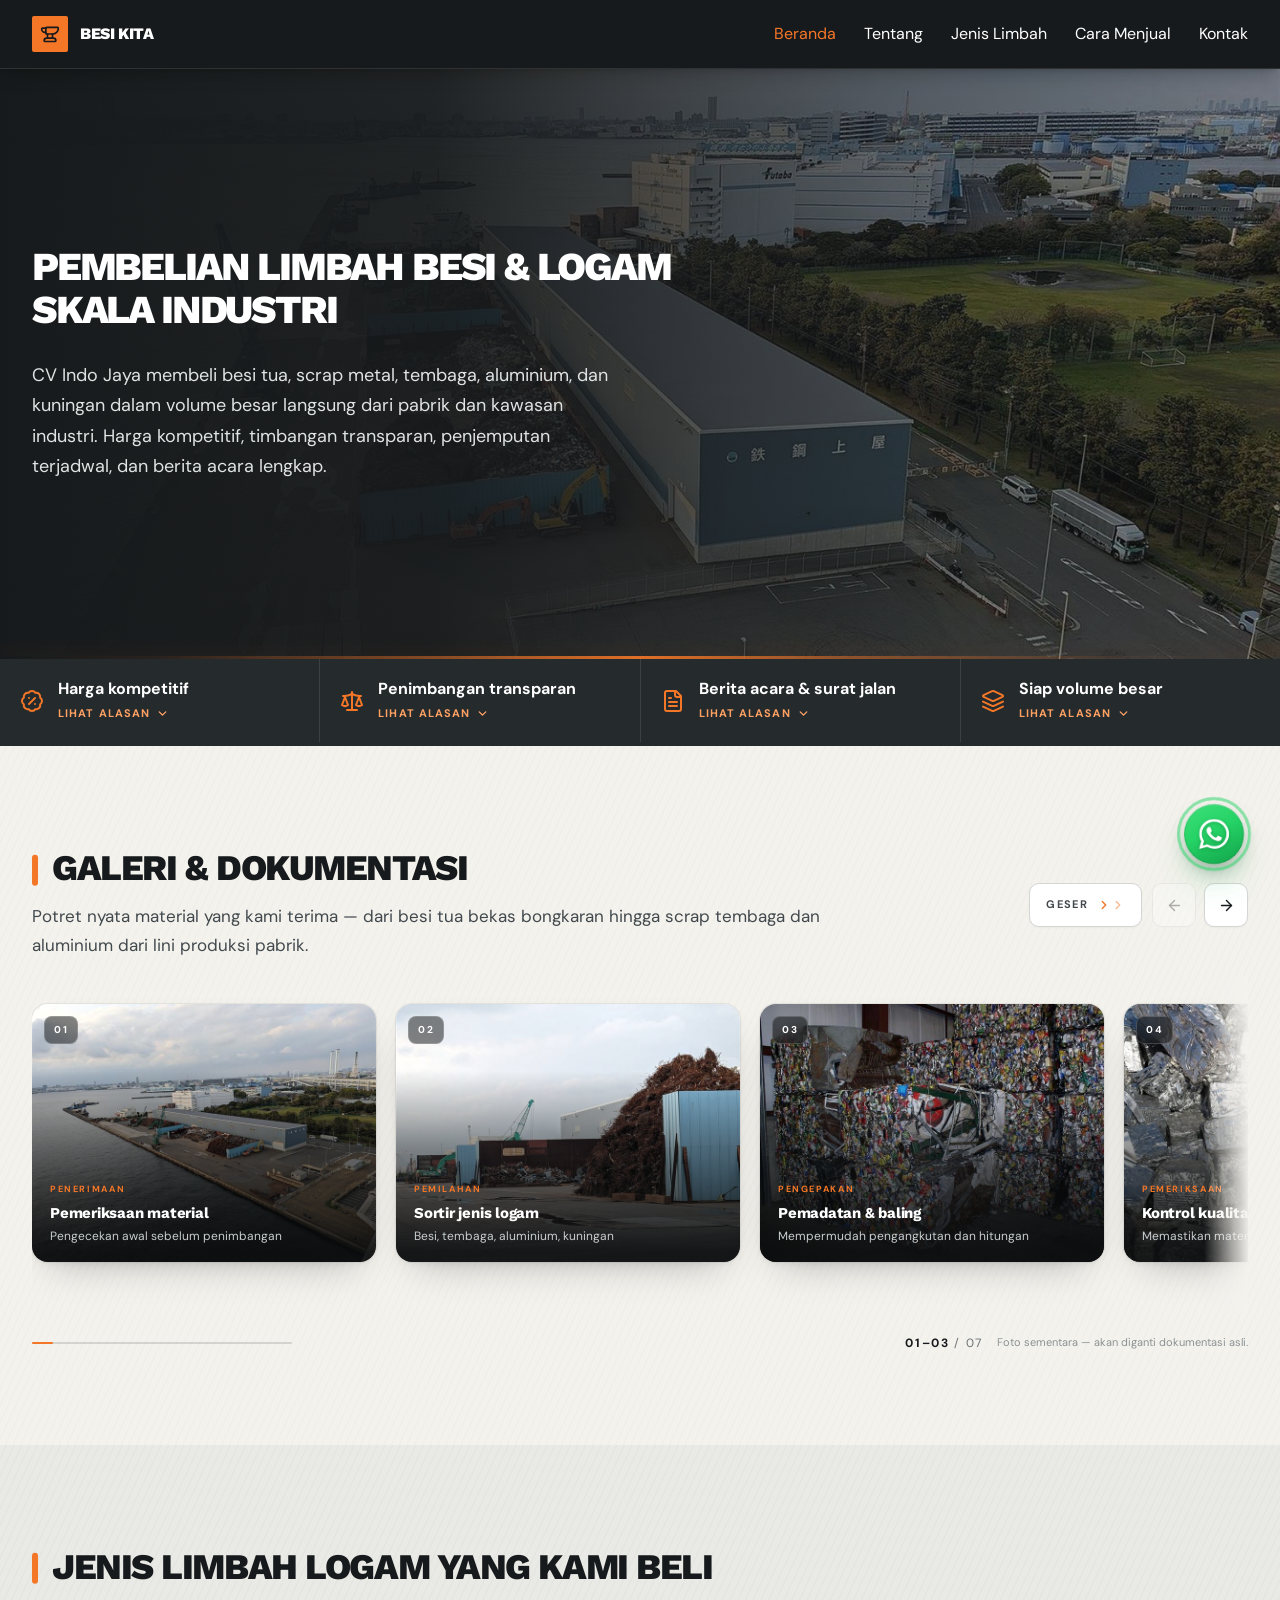
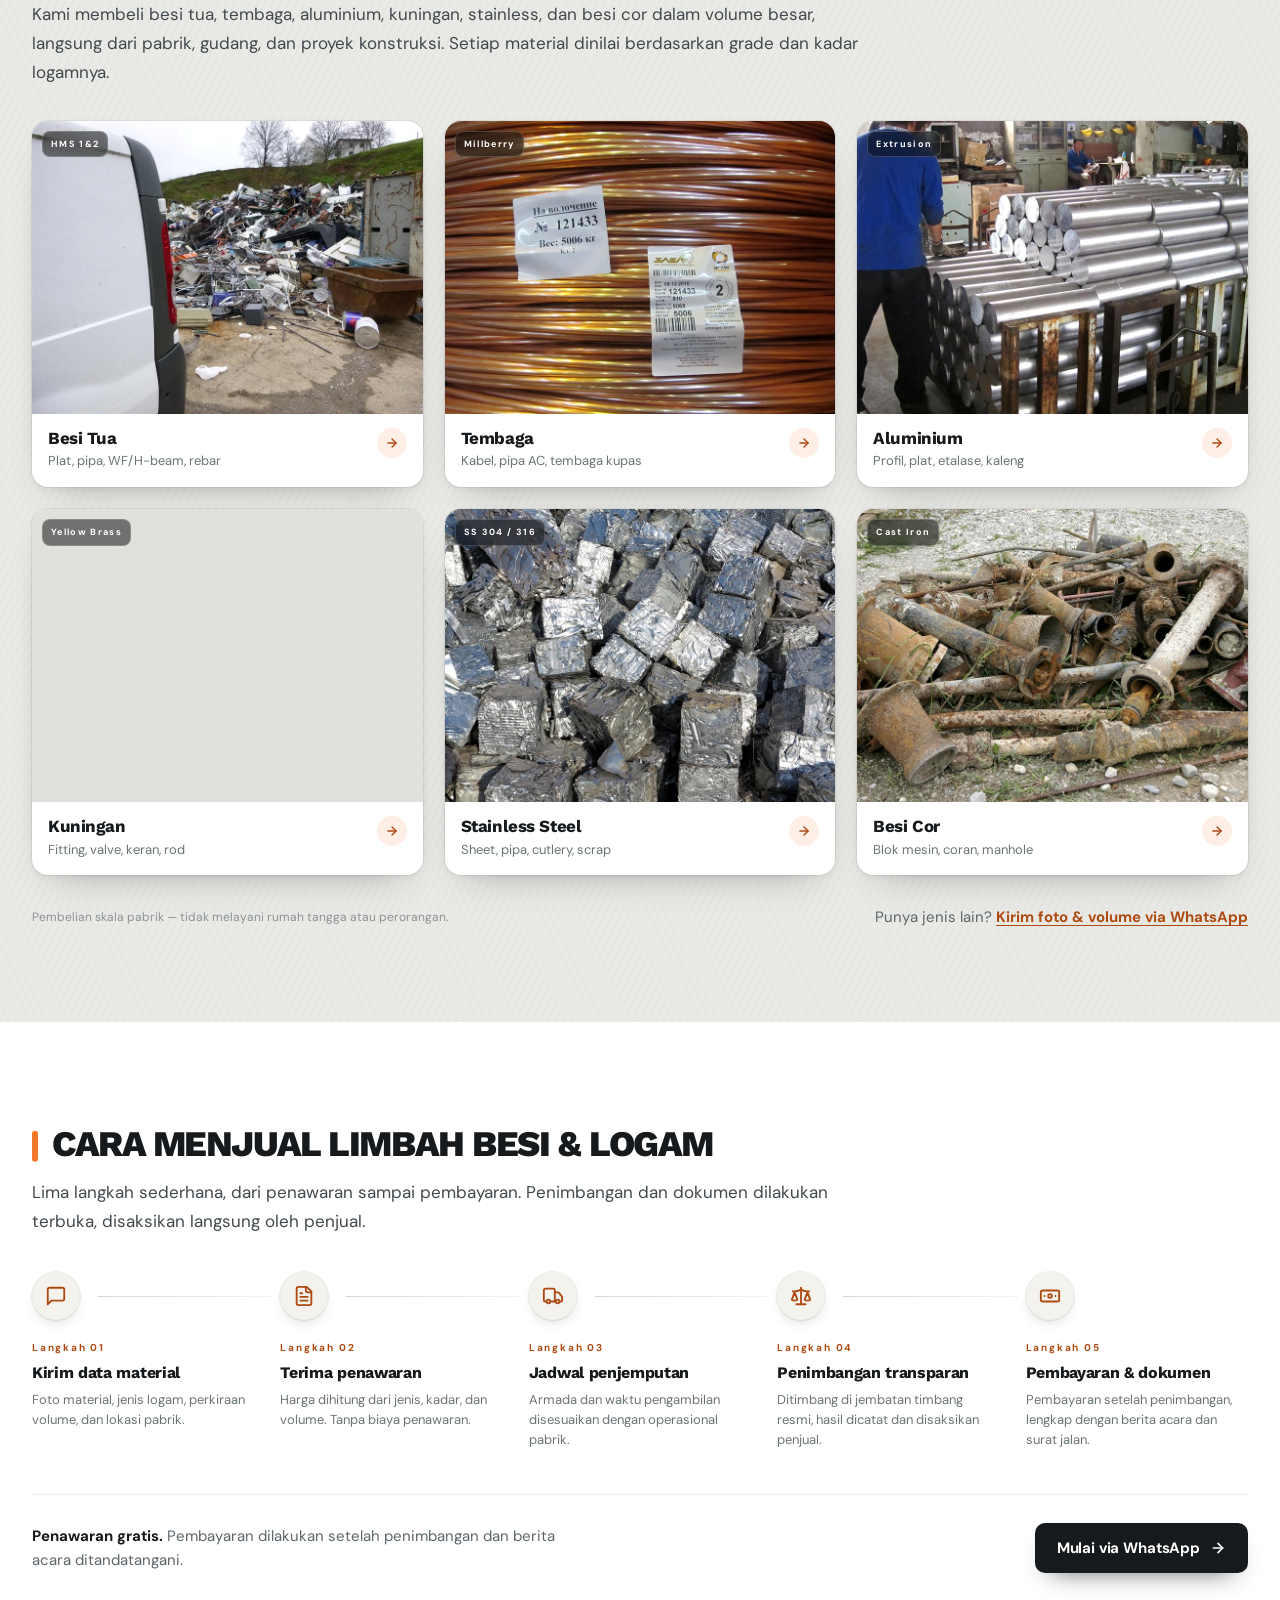
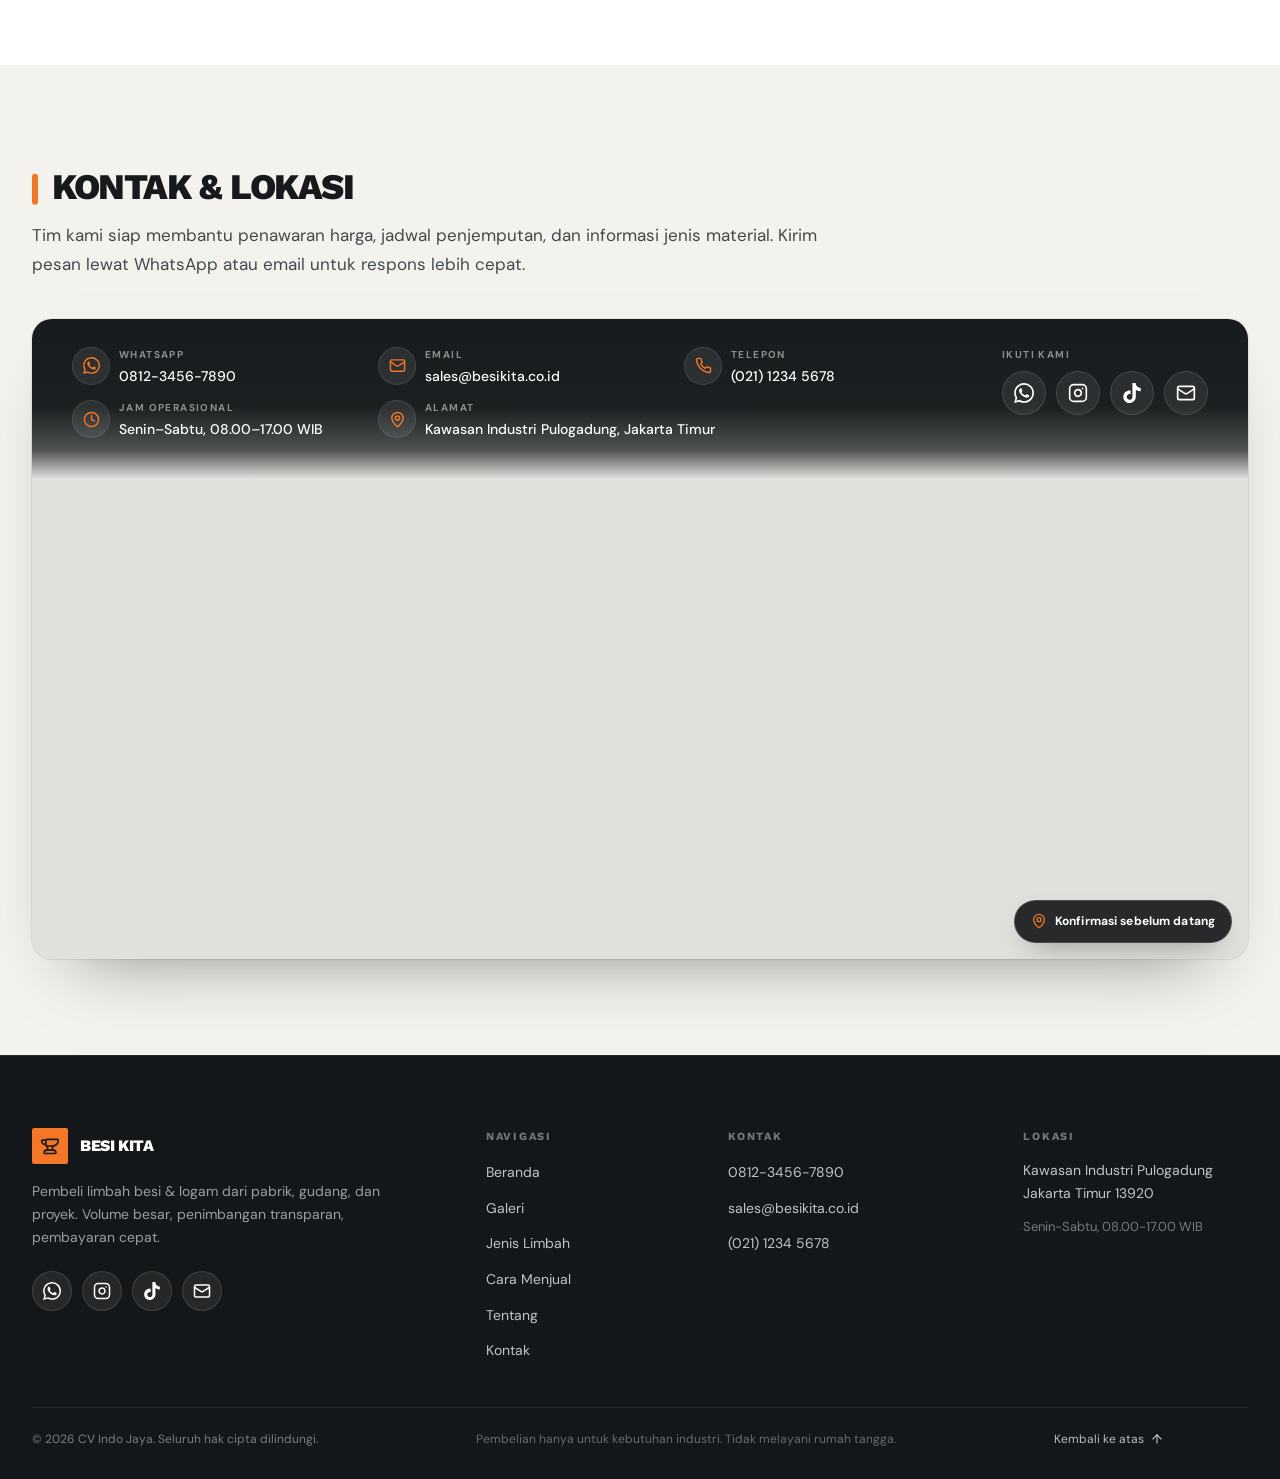
<file: index.html>
<!doctype html>
<html lang="id">
<head>
<meta charset="utf-8" />
<meta name="viewport" content="width=device-width, initial-scale=1" />
<!-- ===== SEO DASAR ===== -->
<title>Beli Limbah Besi &amp; Logam Pabrik | CV Indo Jaya</title>
<meta name="description" content="CV Indo Jaya membeli limbah besi tua, tembaga, aluminium, dan kuningan volume besar langsung dari pabrik. Timbangan transparan, jemput terjadwal." />
<meta name="robots" content="index, follow, max-image-preview:large, max-snippet:-1" />
<meta name="author" content="CV Indo Jaya" />
<meta name="geo.region" content="ID" />
<!-- TODO: ganti domain final saat sudah publish -->
<link rel="canonical" href="/" />
<link rel="alternate" hreflang="id" href="/" />

<!-- ===== OPEN GRAPH / WHATSAPP SHARE ===== -->
<meta property="og:type" content="website" />
<meta property="og:site_name" content="BESI KITA — CV Indo Jaya" />
<meta property="og:locale" content="id_ID" />
<meta property="og:title" content="Beli Limbah Besi &amp; Logam Skala Industri | CV Indo Jaya" />
<meta property="og:description" content="Pembelian besi tua, scrap metal, tembaga, aluminium, dan kuningan volume besar langsung dari pabrik. Timbangan transparan &amp; berita acara lengkap." />
<meta property="og:url" content="https://besikita.co.id/" />
<meta property="og:image" content="https://besikita.co.id/assets/hero/hero.jpg" />
<meta property="og:image:width" content="1500" />
<meta property="og:image:height" content="1130" />
<meta property="og:image:alt" content="Area penampungan scrap besi dan logam di kawasan industri" />
<meta name="twitter:card" content="summary_large_image" />
<meta name="twitter:title" content="Beli Limbah Besi &amp; Logam Skala Industri | CV Indo Jaya" />
<meta name="twitter:description" content="Pembelian besi tua, scrap metal, tembaga, aluminium, dan kuningan volume besar langsung dari pabrik." />
<meta name="twitter:image" content="https://besikita.co.id/assets/hero/hero.jpg" />

<meta name="theme-color" content="#171a1c" />
<script>document.documentElement.classList.add('js');</script>
<link rel="icon" href="data:image/svg+xml,%3Csvg xmlns='http://www.w3.org/2000/svg' viewBox='0 0 32 32'%3E%3Crect width='32' height='32' rx='3' fill='%23f47728'/%3E%3Cpath d='M9 12H8a4 4 0 0 1-4-4 1 1 0 0 1 1-1h4M9 7a1 1 0 0 1 1-1h13a1 1 0 0 1 1 1 7 7 0 0 1-7 7h-7a1 1 0 0 1-1-1zM11 14v4M17 14v4M7 23a3 3 0 0 1 3-3h8a3 3 0 0 1 3 3 1 1 0 0 1-1 1H8a1 1 0 0 1-1-1' fill='none' stroke='%23171a1c' stroke-width='2.2' stroke-linecap='round' stroke-linejoin='round'/%3E%3C/svg%3E" />

<link rel="preconnect" href="https://fonts.googleapis.com" />
<link rel="preconnect" href="https://fonts.gstatic.com" crossorigin />
<link href="https://fonts.googleapis.com/css2?family=DM+Sans:wght@400;700&family=Work+Sans:wght@700;800&display=swap" rel="stylesheet" />
<link rel="preload" as="image" href="assets/hero/hero.jpg" fetchpriority="high" />

<link rel="stylesheet" href="assets/css/base.css" />
<link rel="stylesheet" href="assets/css/index.css" />

<!-- ===== STRUCTURED DATA (Google rich result) ===== -->
<!-- TODO: lengkapi telephone, address, dan sameAs setelah data resmi CV tersedia -->
<script type="application/ld+json">
{
  "@context": "https://schema.org",
  "@graph": [
    {
      "@type": "Organization",
      "@id": "https://besikita.co.id/#organisasi",
      "name": "CV Indo Jaya",
      "alternateName": "BESI KITA",
      "url": "https://besikita.co.id/",
      "description": "Pembeli limbah besi dan logam skala industri. Menerima besi tua, scrap metal, tembaga, aluminium, dan kuningan dalam volume besar langsung dari pabrik dan kawasan industri di Indonesia.",
      "areaServed": { "@type": "Country", "name": "Indonesia" },
      "knowsAbout": [
        "pembelian limbah besi",
        "scrap metal",
        "besi tua",
        "limbah tembaga",
        "limbah aluminium",
        "kuningan bekas",
        "limbah stainless steel",
        "besi cor bekas"
      ],
      "contactPoint": {
        "@type": "ContactPoint",
        "contactType": "sales",
        "availableLanguage": ["id"],
        "areaServed": "ID"
      }
    },
    {
      "@type": "Service",
      "@id": "https://besikita.co.id/#layanan",
      "name": "Pembelian limbah besi dan logam skala industri",
      "serviceType": "Pembelian scrap metal dan limbah logam dari pabrik",
      "provider": { "@id": "https://besikita.co.id/#organisasi" },
      "areaServed": { "@type": "Country", "name": "Indonesia" },
      "audience": {
        "@type": "BusinessAudience",
        "name": "Pabrik, gudang, dan kawasan industri"
      },
      "description": "Pembelian besi tua, tembaga, aluminium, dan kuningan dalam volume besar dengan penimbangan transparan, penjemputan terjadwal, serta berita acara dan administrasi lengkap."
    }
  ]
}
</script>

<!-- FAQ terlihat di trust strip; ditandai agar mesin pencari membaca tanya-jawabnya -->
<script type="application/ld+json">
{
  "@context": "https://schema.org",
  "@type": "FAQPage",
  "mainEntity": [
    {
      "@type": "Question",
      "name": "Kenapa harga kami kompetitif?",
      "acceptedAnswer": {
        "@type": "Answer",
        "text": "Penawaran dihitung dari harga pasar logam yang berlaku, kadar material, dan volume kiriman — bukan angka perkiraan. Penjual bisa membandingkan nilai per kilogram untuk besi tua, tembaga, aluminium, kuningan, dan stainless sebelum menyetujui penawaran."
      }
    },
    {
      "@type": "Question",
      "name": "Bagaimana penimbangan dilakukan?",
      "acceptedAnswer": {
        "@type": "Answer",
        "text": "Penimbangan dilakukan di jembatan timbang resmi. Hasilnya dicatat dan disaksikan langsung oleh penjual, termasuk berat bersih dan potongan material, lalu dituangkan ke berita acara agar angka yang dibayarkan bisa dicek ulang."
      }
    },
    {
      "@type": "Question",
      "name": "Dokumen apa yang diterima penjual?",
      "acceptedAnswer": {
        "@type": "Answer",
        "text": "Setiap pengiriman dilengkapi berita acara penimbangan dan surat jalan resmi atas nama CV Indo Jaya. Dokumen ini bisa dipakai untuk pembukuan, audit internal, dan bukti material saat keluar dari area pabrik."
      }
    },
    {
      "@type": "Question",
      "name": "Bagaimana pengangkutan volume besar?",
      "acceptedAnswer": {
        "@type": "Answer",
        "text": "Pengangkutan ditangani bertahap sesuai kapasitas armada dan kondisi lokasi. Tim kami menyusun jadwal pengambilan agar material tidak menumpuk di area pabrik, termasuk menyiapkan alat bantu bongkar muat bila diperlukan."
      }
    }
  ]
}
</script>
</head>
<body>

<a class="skip-link" href="#beranda">Lewati ke konten utama</a>

<!-- ============================================================
     NAVBAR
     ============================================================ -->
<header class="site-header">
  <nav class="nav" aria-label="Navigasi utama">
    <a class="brand" href="#beranda" aria-label="BESI KITA, kembali ke beranda">
      <span class="brand-mark" aria-hidden="true">
        <svg viewBox="0 0 24 24" fill="none" stroke="currentColor" stroke-width="2" stroke-linecap="round" stroke-linejoin="round">
          <path d="M7 10H6a4 4 0 0 1-4-4 1 1 0 0 1 1-1h4"></path>
          <path d="M7 5a1 1 0 0 1 1-1h13a1 1 0 0 1 1 1 7 7 0 0 1-7 7H8a1 1 0 0 1-1-1z"></path>
          <path d="M9 12v5"></path>
          <path d="M15 12v5"></path>
          <path d="M5 20a3 3 0 0 1 3-3h8a3 3 0 0 1 3 3 1 1 0 0 1-1 1H6a1 1 0 0 1-1-1"></path>
        </svg>
      </span>
      <span class="brand-name">BESI KITA</span>
    </a>

    <div class="nav-links">
      <a href="#beranda" aria-current="true">Beranda</a>
      <a href="tentang.html">Tentang</a>
      <a href="#jenis-limbah">Jenis Limbah</a>
      <a href="#cara-menjual">Cara Menjual</a>
      <a href="#kontak">Kontak</a>
    </div>

    <button class="nav-toggle" id="menu-toggle" type="button" aria-label="Buka menu navigasi" aria-controls="mobile-menu" aria-expanded="false">
      <svg id="icon-menu" viewBox="0 0 24 24" fill="none" stroke="currentColor" stroke-width="2" stroke-linecap="round" stroke-linejoin="round" aria-hidden="true">
        <path d="M4 5h16"></path><path d="M4 12h16"></path><path d="M4 19h16"></path>
      </svg>
      <svg id="icon-close" viewBox="0 0 24 24" fill="none" stroke="currentColor" stroke-width="2" stroke-linecap="round" stroke-linejoin="round" aria-hidden="true" style="display:none">
        <path d="M18 6 6 18"></path><path d="m6 6 12 12"></path>
      </svg>
    </button>
  </nav>

  <nav id="mobile-menu" class="mobile-menu" aria-label="Navigasi seluler">
    <nav>
      <a href="#beranda">Beranda</a>
      <a href="tentang.html">Tentang</a>
      <a href="#jenis-limbah">Jenis Limbah</a>
      <a href="#cara-menjual">Cara Menjual</a>
      <a href="#kontak">Kontak</a>
    </nav>
  </nav>
</header>

<main>

<!-- ============================================================
     SECTION 1 — HERO
     ============================================================ -->
<section id="beranda" class="hero">
  <div class="hero-photo" aria-hidden="true">
    <img src="assets/hero/hero.jpg" width="1500" height="1130" alt="" loading="eager" decoding="async" fetchpriority="high" />
  </div>

  <div class="hero-inner">
    <div class="hero-copy">
      <h1 class="hero-title">
        Pembelian limbah besi &amp; logam
        <span>skala industri</span>
      </h1>
      <p class="hero-desc">
        CV Indo Jaya membeli besi tua, scrap metal, tembaga, aluminium, dan kuningan dalam
        volume besar langsung dari pabrik dan kawasan industri. Harga kompetitif, timbangan
        transparan, penjemputan terjadwal, dan berita acara lengkap.
      </p>
    </div>
  </div>

  <div class="hero-bar" aria-hidden="true"></div>
</section>

<!-- ============================================================
     TRUST STRIP
     ============================================================ -->
<section class="trust" aria-label="Keunggulan layanan">
  <div class="trust-inner">
    <div class="trust-grid">
      <button class="trust-item trust-toggle" type="button" id="trust-btn-harga" aria-expanded="false" aria-controls="trust-panel-harga">
        <svg viewBox="0 0 24 24" fill="none" stroke="currentColor" stroke-width="2" stroke-linecap="round" stroke-linejoin="round" aria-hidden="true">
          <path d="M3.85 8.62a4 4 0 0 1 4.78-4.77 4 4 0 0 1 6.74 0 4 4 0 0 1 4.78 4.78 4 4 0 0 1 0 6.74 4 4 0 0 1-4.77 4.78 4 4 0 0 1-6.75 0 4 4 0 0 1-4.78-4.77 4 4 0 0 1 0-6.76Z"></path>
          <path d="m15 9-6 6"></path><path d="M9 9h.01"></path><path d="M15 15h.01"></path>
        </svg>
        <span class="trust-txt">
          <span class="trust-label">Harga kompetitif</span>
          <span class="trust-more">Lihat alasan
            <svg class="trust-chev" viewBox="0 0 24 24" fill="none" stroke="currentColor" stroke-width="2.6" stroke-linecap="round" stroke-linejoin="round" aria-hidden="true"><path d="m6 9 6 6 6-6"></path></svg>
          </span>
        </span>
      </button>
      <button class="trust-item trust-toggle" type="button" id="trust-btn-timbang" aria-expanded="false" aria-controls="trust-panel-timbang">
        <svg viewBox="0 0 24 24" fill="none" stroke="currentColor" stroke-width="2" stroke-linecap="round" stroke-linejoin="round" aria-hidden="true">
          <path d="M12 3v18"></path>
          <path d="m19 8 3 8a5 5 0 0 1-6 0zV7"></path>
          <path d="M3 7h1a17 17 0 0 0 8-2 17 17 0 0 0 8 2h1"></path>
          <path d="m5 8 3 8a5 5 0 0 1-6 0zV7"></path>
          <path d="M7 21h10"></path>
        </svg>
        <span class="trust-txt">
          <span class="trust-label">Penimbangan transparan</span>
          <span class="trust-more">Lihat alasan
            <svg class="trust-chev" viewBox="0 0 24 24" fill="none" stroke="currentColor" stroke-width="2.6" stroke-linecap="round" stroke-linejoin="round" aria-hidden="true"><path d="m6 9 6 6 6-6"></path></svg>
          </span>
        </span>
      </button>
      <button class="trust-item trust-toggle" type="button" id="trust-btn-dokumen" aria-expanded="false" aria-controls="trust-panel-dokumen">
        <svg viewBox="0 0 24 24" fill="none" stroke="currentColor" stroke-width="2" stroke-linecap="round" stroke-linejoin="round" aria-hidden="true">
          <path d="M15 2H6a2 2 0 0 0-2 2v16a2 2 0 0 0 2 2h12a2 2 0 0 0 2-2V7Z"></path>
          <path d="M14 2v4a2 2 0 0 0 2 2h4"></path>
          <path d="M10 9H8"></path>
          <path d="M16 13H8"></path>
          <path d="M16 17H8"></path>
        </svg>
        <span class="trust-txt">
          <span class="trust-label">Berita acara &amp; surat jalan</span>
          <span class="trust-more">Lihat alasan
            <svg class="trust-chev" viewBox="0 0 24 24" fill="none" stroke="currentColor" stroke-width="2.6" stroke-linecap="round" stroke-linejoin="round" aria-hidden="true"><path d="m6 9 6 6 6-6"></path></svg>
          </span>
        </span>
      </button>
      <button class="trust-item trust-toggle" type="button" id="trust-btn-volume" aria-expanded="false" aria-controls="trust-panel-volume">
        <svg viewBox="0 0 24 24" fill="none" stroke="currentColor" stroke-width="2" stroke-linecap="round" stroke-linejoin="round" aria-hidden="true">
          <path d="M12.83 2.18a2 2 0 0 0-1.66 0L2.6 6.08a1 1 0 0 0 0 1.83l8.58 3.91a2 2 0 0 0 1.66 0l8.58-3.9a1 1 0 0 0 0-1.83Z"></path>
          <path d="m22 17.65-9.17 4.16a2 2 0 0 1-1.66 0L2 17.65"></path>
          <path d="m22 12.65-9.17 4.16a2 2 0 0 1-1.66 0L2 12.65"></path>
        </svg>
        <span class="trust-txt">
          <span class="trust-label">Siap volume besar</span>
          <span class="trust-more">Lihat alasan
            <svg class="trust-chev" viewBox="0 0 24 24" fill="none" stroke="currentColor" stroke-width="2.6" stroke-linecap="round" stroke-linejoin="round" aria-hidden="true"><path d="m6 9 6 6 6-6"></path></svg>
          </span>
        </span>
      </button>
    </div>

    <div class="trust-panel" id="trust-panel-harga" role="region" aria-labelledby="trust-btn-harga" aria-hidden="true">
      <div class="trust-panel-in">
        <h3 class="trust-reason-title">Kenapa harga kami kompetitif?</h3>
        <p class="trust-reason">Penawaran dihitung dari harga pasar logam yang berlaku, kadar material, dan volume kiriman — bukan angka perkiraan. Penjual bisa membandingkan nilai per kilogram untuk besi tua, tembaga, aluminium, kuningan, dan stainless sebelum menyetujui penawaran.</p>
      </div>
    </div>

    <div class="trust-panel" id="trust-panel-timbang" role="region" aria-labelledby="trust-btn-timbang" aria-hidden="true">
      <div class="trust-panel-in">
        <h3 class="trust-reason-title">Bagaimana penimbangan dilakukan?</h3>
        <p class="trust-reason">Penimbangan dilakukan di jembatan timbang resmi. Hasilnya dicatat dan disaksikan langsung oleh penjual, termasuk berat bersih dan potongan material, lalu dituangkan ke berita acara agar angka yang dibayarkan bisa dicek ulang.</p>
      </div>
    </div>

    <div class="trust-panel" id="trust-panel-dokumen" role="region" aria-labelledby="trust-btn-dokumen" aria-hidden="true">
      <div class="trust-panel-in">
        <h3 class="trust-reason-title">Dokumen apa yang diterima penjual?</h3>
        <p class="trust-reason">Setiap pengiriman dilengkapi berita acara penimbangan dan surat jalan resmi atas nama CV Indo Jaya. Dokumen ini bisa dipakai untuk pembukuan, audit internal, dan bukti material saat keluar dari area pabrik.</p>
      </div>
    </div>

    <div class="trust-panel" id="trust-panel-volume" role="region" aria-labelledby="trust-btn-volume" aria-hidden="true">
      <div class="trust-panel-in">
        <h3 class="trust-reason-title">Bagaimana pengangkutan volume besar?</h3>
        <p class="trust-reason">Pengangkutan ditangani bertahap sesuai kapasitas armada dan kondisi lokasi. Tim kami menyusun jadwal pengambilan agar material tidak menumpuk di area pabrik, termasuk menyiapkan alat bantu bongkar muat bila diperlukan.</p>
      </div>
    </div>
  </div>
</section>

<!-- ============================================================
     SECTION 2 — GALERI & DOKUMENTASI
     ============================================================ -->
<section id="galeri" class="gal" aria-labelledby="galeri-title">
  <div class="wrap">

    <div class="gal-head">
      <div class="sec-head-txt">
        <h2 class="gal-title" id="galeri-title">Galeri &amp; Dokumentasi</h2>
        <p class="sec-sub">Potret nyata material yang kami terima — dari besi tua bekas bongkaran hingga scrap tembaga dan aluminium dari lini produksi pabrik.</p>
      </div>

      <div class="gal-tools">
        <div class="gal-hint" aria-hidden="true">
          Geser
          <span class="chev">
            <svg viewBox="0 0 24 24" width="14" height="14" fill="none" stroke="currentColor" stroke-width="2.4" stroke-linecap="round" stroke-linejoin="round"><path d="m9 18 6-6-6-6"/></svg>
            <svg viewBox="0 0 24 24" width="14" height="14" fill="none" stroke="currentColor" stroke-width="2.4" stroke-linecap="round" stroke-linejoin="round"><path d="m9 18 6-6-6-6"/></svg>
          </span>
        </div>
        <div class="gal-nav">
          <button class="gal-btn" type="button" data-gal-prev aria-label="Dokumentasi sebelumnya">
            <svg viewBox="0 0 24 24" fill="none" stroke="currentColor" stroke-width="2" stroke-linecap="round" stroke-linejoin="round"><path d="M19 12H5"/><path d="m12 19-7-7 7-7"/></svg>
          </button>
          <button class="gal-btn" type="button" data-gal-next aria-label="Dokumentasi berikutnya">
            <svg viewBox="0 0 24 24" fill="none" stroke="currentColor" stroke-width="2" stroke-linecap="round" stroke-linejoin="round"><path d="M5 12h14"/><path d="m12 5 7 7-7 7"/></svg>
          </button>
        </div>
      </div>
    </div>

    <div class="gal-viewport" data-gal-viewport>
      <div class="gal-scroller"
           data-gal-scroller
           tabindex="0"
           role="group"
           aria-roledescription="carousel"
           aria-label="Galeri dokumentasi, dapat digeser ke samping">

        <figure class="gal-card">
          <div class="gal-figure">
            <img src="assets/gallery/galeri-01.jpg" width="720" height="542" alt="Area penampungan scrap besi dan logam di kawasan industri" loading="eager" decoding="async" />
            <span class="gal-shade"></span>
            <span class="gal-num">01</span>
          </div>
          <figcaption class="gal-cap">
            <span class="gal-tag">Penerimaan</span>
            <h3>Pemeriksaan material</h3>
            <p>Pengecekan awal sebelum penimbangan</p>
          </figcaption>
        </figure>

        <figure class="gal-card">
          <div class="gal-figure">
            <img src="assets/gallery/galeri-02.jpg" fetchpriority="low" width="720" height="542" alt="Tumpukan scrap metal pabrik yang menunggu proses sortir" loading="eager" decoding="async" />
            <span class="gal-shade"></span>
            <span class="gal-num">02</span>
          </div>
          <figcaption class="gal-cap">
            <span class="gal-tag">Pemilahan</span>
            <h3>Sortir jenis logam</h3>
            <p>Besi, tembaga, aluminium, kuningan</p>
          </figcaption>
        </figure>

        <figure class="gal-card">
          <div class="gal-figure">
            <img src="assets/gallery/galeri-03.jpg" fetchpriority="low" width="720" height="539" alt="Balingan besi tua hasil pemadatan sebelum pengangkutan" loading="eager" decoding="async" />
            <span class="gal-shade"></span>
            <span class="gal-num">03</span>
          </div>
          <figcaption class="gal-cap">
            <span class="gal-tag">Pengepakan</span>
            <h3>Pemadatan &amp; baling</h3>
            <p>Mempermudah pengangkutan dan hitungan</p>
          </figcaption>
        </figure>

        <figure class="gal-card">
          <div class="gal-figure">
            <img src="assets/gallery/galeri-04.jpg" fetchpriority="low" width="720" height="540" alt="Pemeriksaan kualitas scrap besi sebelum penimbangan" loading="eager" decoding="async" />
            <span class="gal-shade"></span>
            <span class="gal-num">04</span>
          </div>
          <figcaption class="gal-cap">
            <span class="gal-tag">Pemeriksaan</span>
            <h3>Kontrol kualitas</h3>
            <p>Memastikan material sesuai kesepakatan</p>
          </figcaption>
        </figure>

        <figure class="gal-card">
          <div class="gal-figure">
            <img src="assets/gallery/galeri-05.jpg" fetchpriority="low" width="720" height="480" alt="Petugas memeriksa komponen logam di gudang pabrik" loading="eager" decoding="async" />
            <span class="gal-shade"></span>
            <span class="gal-num">05</span>
          </div>
          <figcaption class="gal-cap">
            <span class="gal-tag">Penimbangan</span>
            <h3>Jembatan timbang</h3>
            <p>Berat tercatat, hasil transparan</p>
          </figcaption>
        </figure>

        <figure class="gal-card">
          <div class="gal-figure">
            <img src="assets/gallery/galeri-06.jpg" fetchpriority="low" width="720" height="540" alt="Truk pengangkut limbah logam menuju jembatan timbang" loading="eager" decoding="async" />
            <span class="gal-shade"></span>
            <span class="gal-num">06</span>
          </div>
          <figcaption class="gal-cap">
            <span class="gal-tag">Pengangkutan</span>
            <h3>Armada terjadwal</h3>
            <p>Pengambilan sesuai jadwal pabrik</p>
          </figcaption>
        </figure>

        <figure class="gal-card">
          <div class="gal-figure">
            <img src="assets/gallery/galeri-07.jpg" fetchpriority="low" width="720" height="480" alt="Penimbangan truk scrap di jembatan timbang" loading="eager" decoding="async" />
            <span class="gal-shade"></span>
            <span class="gal-num">07</span>
          </div>
          <figcaption class="gal-cap">
            <span class="gal-tag">Serah terima</span>
            <h3>Dokumen &amp; berita acara</h3>
            <p>Administrasi lengkap untuk procurement</p>
          </figcaption>
        </figure>

      </div>
      <div class="gal-fade" aria-hidden="true"></div>
    </div>

    <div class="gal-foot">
      <div class="gal-progress" aria-hidden="true"><span data-gal-fill></span></div>
      <div class="gal-meta">
        <span class="gal-count"><b data-gal-current>01</b> / <span data-gal-total>07</span></span>
        <p class="gal-note">Foto sementara — akan diganti dokumentasi asli.</p>
      </div>
    </div>

  </div>
</section>

<!-- ============================================================
     SECTION 3 — JENIS LIMBAH
     FOTO SEMENTARA (dummy) — Wikimedia Commons, ganti sebelum publish:
       besi-tua.jpg  "2017 scrap metal"      © Joxemai          CC BY-SA 4.0
       tembaga.jpg   "Copper Rod"            © Niklitov         CC BY-SA 4.0
       aluminium.jpg "Al extrusion blanks"   © Swoolverton      CC BY-SA 3.0
       kuningan.jpg  "Brass water tap"       © Anita Martinz    CC BY 2.0
       stainless.jpg "Steel Scrap Compacted" © TeWeBs           CC BY-SA 4.0
       besi-cor.jpg  "Waste - Schrap metal"  © Nino Barbieri    CC BY 2.5
     ============================================================ -->
<section id="jenis-limbah" class="mat" aria-labelledby="mat-title">
  <div class="wrap">

    <h2 class="mat-title" id="mat-title">Jenis Limbah Logam yang Kami Beli</h2>
    <p class="sec-sub">Kami membeli besi tua, tembaga, aluminium, kuningan, stainless, dan besi cor dalam volume besar, langsung dari pabrik, gudang, dan proyek konstruksi. Setiap material dinilai berdasarkan grade dan kadar logamnya.</p>

    <div class="mat-grid">

      <div class="mat-cell reveal">
        <a class="mat-card" href="https://wa.me/6281234567890?text=Halo%20CV%20Indo%20Jaya%2C%20saya%20ingin%20menjual%20besi%20tua.%20Volume%3A%20" target="_blank" rel="noopener noreferrer" aria-label="Jual besi tua via WhatsApp">
          <div class="mat-figure">
            <img src="assets/materials/besi-tua.jpg" width="800" height="600" alt="Tumpukan besi tua dan scrap logam di area penampungan" loading="lazy" decoding="async" />
            <span class="mat-grade">HMS 1&amp;2</span>
          </div>
          <div class="mat-body">
            <div class="mat-txt">
              <h3 class="mat-name">Besi Tua</h3>
              <p class="mat-items">Plat, pipa, WF/H-beam, rebar</p>
            </div>
            <span class="mat-go" aria-hidden="true">
              <svg viewBox="0 0 24 24" fill="none" stroke="currentColor" stroke-width="2.4" stroke-linecap="round" stroke-linejoin="round"><path d="M5 12h14"/><path d="m12 5 7 7-7 7"/></svg>
            </span>
          </div>
        </a>
      </div>

      <div class="mat-cell reveal">
        <a class="mat-card" href="https://wa.me/6281234567890?text=Halo%20CV%20Indo%20Jaya%2C%20saya%20ingin%20menjual%20tembaga.%20Volume%3A%20" target="_blank" rel="noopener noreferrer" aria-label="Jual tembaga via WhatsApp">
          <div class="mat-figure">
            <img src="assets/materials/tembaga.jpg" width="800" height="600" alt="Batang tembaga hasil daur ulang dalam bentuk gulungan" loading="lazy" decoding="async" />
            <span class="mat-grade">Millberry</span>
          </div>
          <div class="mat-body">
            <div class="mat-txt">
              <h3 class="mat-name">Tembaga</h3>
              <p class="mat-items">Kabel, pipa AC, tembaga kupas</p>
            </div>
            <span class="mat-go" aria-hidden="true">
              <svg viewBox="0 0 24 24" fill="none" stroke="currentColor" stroke-width="2.4" stroke-linecap="round" stroke-linejoin="round"><path d="M5 12h14"/><path d="m12 5 7 7-7 7"/></svg>
            </span>
          </div>
        </a>
      </div>

      <div class="mat-cell reveal">
        <a class="mat-card" href="https://wa.me/6281234567890?text=Halo%20CV%20Indo%20Jaya%2C%20saya%20ingin%20menjual%20aluminium.%20Volume%3A%20" target="_blank" rel="noopener noreferrer" aria-label="Jual aluminium via WhatsApp">
          <div class="mat-figure">
            <img src="assets/materials/aluminium.jpg" width="800" height="600" alt="Blok aluminium untuk proses ekstrusi" loading="lazy" decoding="async" />
            <span class="mat-grade">Extrusion</span>
          </div>
          <div class="mat-body">
            <div class="mat-txt">
              <h3 class="mat-name">Aluminium</h3>
              <p class="mat-items">Profil, plat, etalase, kaleng</p>
            </div>
            <span class="mat-go" aria-hidden="true">
              <svg viewBox="0 0 24 24" fill="none" stroke="currentColor" stroke-width="2.4" stroke-linecap="round" stroke-linejoin="round"><path d="M5 12h14"/><path d="m12 5 7 7-7 7"/></svg>
            </span>
          </div>
        </a>
      </div>

      <div class="mat-cell reveal">
        <a class="mat-card" href="https://wa.me/6281234567890?text=Halo%20CV%20Indo%20Jaya%2C%20saya%20ingin%20menjual%20kuningan.%20Volume%3A%20" target="_blank" rel="noopener noreferrer" aria-label="Jual kuningan via WhatsApp">
          <div class="mat-figure">
            <img src="assets/materials/kuningan.jpg" width="800" height="600" alt="Fitting dan keran kuningan bekas" loading="lazy" decoding="async" />
            <span class="mat-grade">Yellow Brass</span>
          </div>
          <div class="mat-body">
            <div class="mat-txt">
              <h3 class="mat-name">Kuningan</h3>
              <p class="mat-items">Fitting, valve, keran, rod</p>
            </div>
            <span class="mat-go" aria-hidden="true">
              <svg viewBox="0 0 24 24" fill="none" stroke="currentColor" stroke-width="2.4" stroke-linecap="round" stroke-linejoin="round"><path d="M5 12h14"/><path d="m12 5 7 7-7 7"/></svg>
            </span>
          </div>
        </a>
      </div>

      <div class="mat-cell reveal">
        <a class="mat-card" href="https://wa.me/6281234567890?text=Halo%20CV%20Indo%20Jaya%2C%20saya%20ingin%20menjual%20stainless%20steel.%20Volume%3A%20" target="_blank" rel="noopener noreferrer" aria-label="Jual stainless steel via WhatsApp">
          <div class="mat-figure">
            <img src="assets/materials/stainless.jpg" width="800" height="600" alt="Balingan scrap stainless steel di penampungan" loading="lazy" decoding="async" />
            <span class="mat-grade">SS 304 / 316</span>
          </div>
          <div class="mat-body">
            <div class="mat-txt">
              <h3 class="mat-name">Stainless Steel</h3>
              <p class="mat-items">Sheet, pipa, cutlery, scrap</p>
            </div>
            <span class="mat-go" aria-hidden="true">
              <svg viewBox="0 0 24 24" fill="none" stroke="currentColor" stroke-width="2.4" stroke-linecap="round" stroke-linejoin="round"><path d="M5 12h14"/><path d="m12 5 7 7-7 7"/></svg>
            </span>
          </div>
        </a>
      </div>

      <div class="mat-cell reveal">
        <a class="mat-card" href="https://wa.me/6281234567890?text=Halo%20CV%20Indo%20Jaya%2C%20saya%20ingin%20menjual%20besi%20cor.%20Volume%3A%20" target="_blank" rel="noopener noreferrer" aria-label="Jual besi cor via WhatsApp">
          <div class="mat-figure">
            <img src="assets/materials/besi-cor.jpg" width="800" height="600" alt="Potongan besi cor bekas atau cast iron scrap" loading="lazy" decoding="async" />
            <span class="mat-grade">Cast Iron</span>
          </div>
          <div class="mat-body">
            <div class="mat-txt">
              <h3 class="mat-name">Besi Cor</h3>
              <p class="mat-items">Blok mesin, coran, manhole</p>
            </div>
            <span class="mat-go" aria-hidden="true">
              <svg viewBox="0 0 24 24" fill="none" stroke="currentColor" stroke-width="2.4" stroke-linecap="round" stroke-linejoin="round"><path d="M5 12h14"/><path d="m12 5 7 7-7 7"/></svg>
            </span>
          </div>
        </a>
      </div>

    </div>

    <div class="mat-foot">
      <p class="mat-syarat">Pembelian skala pabrik — tidak melayani rumah tangga atau perorangan.</p>
      <p class="mat-note">Punya jenis lain? <a href="https://wa.me/6281234567890?text=Halo%20CV%20Indo%20Jaya%2C%20saya%20ingin%20menjual%20limbah%20logam.%20Jenis%20dan%20volume%3A%20" target="_blank" rel="noopener noreferrer">Kirim foto &amp; volume via WhatsApp</a></p>
    </div>

  </div>
</section>

<!-- ============================================================
     SECTION 4 — CARA MENJUAL
     ============================================================ -->
<section id="cara-menjual" class="cara" aria-labelledby="cara-title">
  <div class="wrap">

    <h2 class="cara-title" id="cara-title">Cara Menjual Limbah Besi &amp; Logam</h2>
    <p class="sec-sub">Lima langkah sederhana, dari penawaran sampai pembayaran. Penimbangan dan dokumen dilakukan terbuka, disaksikan langsung oleh penjual.</p>

    <ol class="cara-list">

      <li class="cara-step reveal">
        <span class="cara-ico" aria-hidden="true">
          <svg viewBox="0 0 24 24" fill="none" stroke="currentColor" stroke-width="2" stroke-linecap="round" stroke-linejoin="round"><path d="M21 15a2 2 0 0 1-2 2H7l-4 4V5a2 2 0 0 1 2-2h14a2 2 0 0 1 2 2z"/></svg>
        </span>
        <span class="cara-num">Langkah 01</span>
        <h3 class="cara-name">Kirim data material</h3>
        <p class="cara-desc">Foto material, jenis logam, perkiraan volume, dan lokasi pabrik.</p>
      </li>

      <li class="cara-step reveal">
        <span class="cara-ico" aria-hidden="true">
          <svg viewBox="0 0 24 24" fill="none" stroke="currentColor" stroke-width="2" stroke-linecap="round" stroke-linejoin="round"><path d="M15 2H6a2 2 0 0 0-2 2v16a2 2 0 0 0 2 2h12a2 2 0 0 0 2-2V7Z"/><path d="M14 2v4a2 2 0 0 0 2 2h4"/><path d="M10 9H8"/><path d="M16 13H8"/><path d="M16 17H8"/></svg>
        </span>
        <span class="cara-num">Langkah 02</span>
        <h3 class="cara-name">Terima penawaran</h3>
        <p class="cara-desc">Harga dihitung dari jenis, kadar, dan volume. Tanpa biaya penawaran.</p>
      </li>

      <li class="cara-step reveal">
        <span class="cara-ico" aria-hidden="true">
          <svg viewBox="0 0 24 24" fill="none" stroke="currentColor" stroke-width="2" stroke-linecap="round" stroke-linejoin="round"><path d="M14 18V6a2 2 0 0 0-2-2H4a2 2 0 0 0-2 2v11a1 1 0 0 0 1 1h2"/><path d="M15 18H9"/><path d="M19 18h2a1 1 0 0 0 1-1v-3.65a1 1 0 0 0-.22-.624l-3.48-4.35A1 1 0 0 0 17.52 8H14"/><circle cx="17" cy="18" r="2"/><circle cx="7" cy="18" r="2"/></svg>
        </span>
        <span class="cara-num">Langkah 03</span>
        <h3 class="cara-name">Jadwal penjemputan</h3>
        <p class="cara-desc">Armada dan waktu pengambilan disesuaikan dengan operasional pabrik.</p>
      </li>

      <li class="cara-step reveal">
        <span class="cara-ico" aria-hidden="true">
          <svg viewBox="0 0 24 24" fill="none" stroke="currentColor" stroke-width="2" stroke-linecap="round" stroke-linejoin="round"><path d="m16 16 3-8 3 8c-.87.65-1.92 1-3 1s-2.13-.35-3-1Z"/><path d="m2 16 3-8 3 8c-.87.65-1.92 1-3 1s-2.13-.35-3-1Z"/><path d="M7 21h10"/><path d="M12 3v18"/><path d="M3 7h2c2 0 5-1 7-2 2 1 5 2 7 2h2"/></svg>
        </span>
        <span class="cara-num">Langkah 04</span>
        <h3 class="cara-name">Penimbangan transparan</h3>
        <p class="cara-desc">Ditimbang di jembatan timbang resmi, hasil dicatat dan disaksikan penjual.</p>
      </li>

      <li class="cara-step reveal">
        <span class="cara-ico" aria-hidden="true">
          <svg viewBox="0 0 24 24" fill="none" stroke="currentColor" stroke-width="2" stroke-linecap="round" stroke-linejoin="round"><rect width="20" height="12" x="2" y="6" rx="2"/><circle cx="12" cy="12" r="2"/><path d="M6 12h.01M18 12h.01"/></svg>
        </span>
        <span class="cara-num">Langkah 05</span>
        <h3 class="cara-name">Pembayaran &amp; dokumen</h3>
        <p class="cara-desc">Pembayaran setelah penimbangan, lengkap dengan berita acara dan surat jalan.</p>
      </li>

    </ol>

    <div class="cara-foot">
      <p class="cara-note"><b>Penawaran gratis.</b> Pembayaran dilakukan setelah penimbangan dan berita acara ditandatangani.</p>
      <a class="cara-btn" href="https://wa.me/6281234567890?text=Halo%20CV%20Indo%20Jaya%2C%20saya%20ingin%20menjual%20limbah.%20Jenis%2C%20volume%2C%20dan%20lokasi%3A%20" target="_blank" rel="noopener noreferrer">
        Mulai via WhatsApp
        <svg viewBox="0 0 24 24" fill="none" stroke="currentColor" stroke-width="2.4" stroke-linecap="round" stroke-linejoin="round" aria-hidden="true"><path d="M5 12h14"/><path d="m12 5 7 7-7 7"/></svg>
      </a>
    </div>

  </div>
</section>

<!-- ============================================================
     SECTION 5 — KONTAK & LOKASI
     ============================================================ -->
<section id="kontak" class="kontak" aria-labelledby="kontak-title">
  <div class="wrap">
    <h2 class="kontak-title" id="kontak-title">Kontak &amp; Lokasi</h2>
    <p class="sec-sub">Tim kami siap membantu penawaran harga, jadwal penjemputan, dan informasi jenis material. Kirim pesan lewat WhatsApp atau email untuk respons lebih cepat.</p>

    <div class="kontak-mapbox">

      <div class="kontak-ov">

        <div class="k-grid">

          <a class="k-item" href="https://wa.me/6281234567890?text=Halo%20CV%20Indo%20Jaya%2C%20saya%20ingin%20menjual%20limbah.%20Jenis%2C%20volume%2C%20dan%20lokasi%3A%20" target="_blank" rel="noopener noreferrer">
            <span class="k-ico" aria-hidden="true">
              <svg viewBox="0 0 24 24" fill="currentColor"><path d="M20.52 3.48A11.84 11.84 0 0 0 12.08 0C5.52 0 .18 5.34.18 11.9c0 2.1.55 4.15 1.6 5.96L.08 24l6.28-1.65a11.9 11.9 0 0 0 5.72 1.46h.01c6.56 0 11.9-5.34 11.9-11.9 0-3.18-1.24-6.17-3.47-8.43Zm-8.44 18.33h-.01a9.9 9.9 0 0 1-5.04-1.38l-.36-.21-3.73.98 1-3.64-.23-.37a9.87 9.87 0 0 1-1.51-5.29C2.2 6.45 6.63 2.02 12.08 2.02c2.64 0 5.12 1.03 6.98 2.9a9.8 9.8 0 0 1 2.9 6.99c0 5.46-4.43 9.9-9.88 9.9Zm5.43-7.42c-.3-.15-1.77-.87-2.04-.97-.27-.1-.47-.15-.67.15-.2.3-.77.97-.94 1.17-.17.2-.35.22-.65.07-.3-.15-1.25-.46-2.38-1.47-.88-.79-1.47-1.77-1.64-2.07-.17-.3-.02-.46.13-.61.14-.14.3-.35.45-.52.15-.17.2-.3.3-.5.1-.2.05-.37-.02-.52-.07-.15-.67-1.62-.92-2.22-.24-.58-.49-.5-.67-.51h-.57c-.2 0-.52.07-.79.37-.27.3-1.04 1.02-1.04 2.49s1.07 2.89 1.22 3.09c.15.2 2.1 3.21 5.09 4.5.71.31 1.27.49 1.7.63.72.23 1.37.2 1.89.12.58-.09 1.77-.72 2.02-1.42.25-.7.25-1.3.17-1.42-.07-.12-.27-.2-.57-.35Z"/></svg>
            </span>
            <span>
              <span class="k-lbl">WhatsApp</span>
              <span class="k-val">0812-3456-7890</span>
            </span>
          </a>

          <a class="k-item" href="mailto:sales@besikita.co.id">
            <span class="k-ico" aria-hidden="true">
              <svg viewBox="0 0 24 24" fill="none" stroke="currentColor" stroke-width="2" stroke-linecap="round" stroke-linejoin="round"><rect width="20" height="16" x="2" y="4" rx="2"/><path d="m22 7-8.97 5.7a1.94 1.94 0 0 1-2.06 0L2 7"/></svg>
            </span>
            <span>
              <span class="k-lbl">Email</span>
              <span class="k-val">sales@besikita.co.id</span>
            </span>
          </a>

          <a class="k-item" href="tel:+622112345678">
            <span class="k-ico" aria-hidden="true">
              <svg viewBox="0 0 24 24" fill="none" stroke="currentColor" stroke-width="2" stroke-linecap="round" stroke-linejoin="round"><path d="M22 16.92v3a2 2 0 0 1-2.18 2 19.79 19.79 0 0 1-8.63-3.07 19.5 19.5 0 0 1-6-6 19.79 19.79 0 0 1-3.07-8.67A2 2 0 0 1 4.11 2h3a2 2 0 0 1 2 1.72 12.84 12.84 0 0 0 .7 2.81 2 2 0 0 1-.45 2.11L8.09 9.91a16 16 0 0 0 6 6l1.27-1.27a2 2 0 0 1 2.11-.45 12.84 12.84 0 0 0 2.81.7A2 2 0 0 1 22 16.92z"/></svg>
            </span>
            <span>
              <span class="k-lbl">Telepon</span>
              <span class="k-val">(021) 1234 5678</span>
            </span>
          </a>

          <div class="k-item">
            <span class="k-ico" aria-hidden="true">
              <svg viewBox="0 0 24 24" fill="none" stroke="currentColor" stroke-width="2" stroke-linecap="round" stroke-linejoin="round"><circle cx="12" cy="12" r="10"/><polyline points="12 6 12 12 16 14"/></svg>
            </span>
            <span>
              <span class="k-lbl">Jam Operasional</span>
              <span class="k-val">Senin–Sabtu, 08.00–17.00 WIB</span>
            </span>
          </div>

          <div class="k-item k-item--wide">
            <span class="k-ico" aria-hidden="true">
              <svg viewBox="0 0 24 24" fill="none" stroke="currentColor" stroke-width="2" stroke-linecap="round" stroke-linejoin="round"><path d="M20 10c0 4.993-5.539 10.193-7.399 11.799a1 1 0 0 1-1.202 0C9.539 20.193 4 14.993 4 10a8 8 0 0 1 16 0"/><circle cx="12" cy="10" r="3"/></svg>
            </span>
            <span>
              <span class="k-lbl">Alamat</span>
              <span class="k-val">Kawasan Industri Pulogadung, Jakarta Timur</span>
            </span>
          </div>

        </div>

        <div class="k-soc">
          <span class="k-lbl">Ikuti kami</span>
          <div class="soc-row">

            <a class="soc" href="https://wa.me/6281234567890" target="_blank" rel="noopener noreferrer" aria-label="WhatsApp">
              <svg viewBox="0 0 24 24" fill="currentColor" aria-hidden="true"><path d="M20.52 3.48A11.84 11.84 0 0 0 12.08 0C5.52 0 .18 5.34.18 11.9c0 2.1.55 4.15 1.6 5.96L.08 24l6.28-1.65a11.9 11.9 0 0 0 5.72 1.46h.01c6.56 0 11.9-5.34 11.9-11.9 0-3.18-1.24-6.17-3.47-8.43Zm-8.44 18.33h-.01a9.9 9.9 0 0 1-5.04-1.38l-.36-.21-3.73.98 1-3.64-.23-.37a9.87 9.87 0 0 1-1.51-5.29C2.2 6.45 6.63 2.02 12.08 2.02c2.64 0 5.12 1.03 6.98 2.9a9.8 9.8 0 0 1 2.9 6.99c0 5.46-4.43 9.9-9.88 9.9Zm5.43-7.42c-.3-.15-1.77-.87-2.04-.97-.27-.1-.47-.15-.67.15-.2.3-.77.97-.94 1.17-.17.2-.35.22-.65.07-.3-.15-1.25-.46-2.38-1.47-.88-.79-1.47-1.77-1.64-2.07-.17-.3-.02-.46.13-.61.14-.14.3-.35.45-.52.15-.17.2-.3.3-.5.1-.2.05-.37-.02-.52-.07-.15-.67-1.62-.92-2.22-.24-.58-.49-.5-.67-.51h-.57c-.2 0-.52.07-.79.37-.27.3-1.04 1.02-1.04 2.49s1.07 2.89 1.22 3.09c.15.2 2.1 3.21 5.09 4.5.71.31 1.27.49 1.7.63.72.23 1.37.2 1.89.12.58-.09 1.77-.72 2.02-1.42.25-.7.25-1.3.17-1.42-.07-.12-.27-.2-.57-.35Z"/></svg>
            </a>

            <a class="soc" href="https://instagram.com/besikita.id" target="_blank" rel="noopener noreferrer" aria-label="Instagram">
              <svg viewBox="0 0 24 24" fill="none" stroke="currentColor" stroke-width="2" stroke-linecap="round" stroke-linejoin="round" aria-hidden="true"><rect width="20" height="20" x="2" y="2" rx="5" ry="5"/><path d="M16 11.37A4 4 0 1 1 12.63 8 4 4 0 0 1 16 11.37z"/><line x1="17.5" x2="17.51" y1="6.5" y2="6.5"/></svg>
            </a>

            <a class="soc" href="https://www.tiktok.com/@besikita.id" target="_blank" rel="noopener noreferrer" aria-label="TikTok">
              <svg viewBox="0 0 24 24" fill="currentColor" aria-hidden="true"><path d="M12.525.02c1.31-.02 2.61-.01 3.91-.02.08 1.53.63 3.09 1.75 4.17 1.12 1.11 2.7 1.62 4.24 1.79v4.03c-1.44-.05-2.89-.35-4.2-.97-.57-.26-1.1-.59-1.62-.93-.01 2.92.01 5.84-.02 8.75-.08 1.4-.54 2.79-1.35 3.94-1.31 1.92-3.58 3.17-5.91 3.21-1.43.08-2.86-.31-4.08-1.03-2.02-1.19-3.44-3.37-3.65-5.71-.02-.5-.03-1-.01-1.5.18-1.9 1.12-3.72 2.58-4.96 1.66-1.44 3.98-2.13 6.15-1.72.02 1.48-.04 2.96-.04 4.44-.99-.32-2.15-.23-3.02.37-.63.41-1.11 1.04-1.36 1.75-.21.51-.15 1.07-.14 1.61.24 1.64 1.82 3.02 3.5 2.87 1.12-.01 2.19-.66 2.77-1.61.19-.33.4-.67.41-1.06.1-1.79.06-3.57.07-5.36.01-4.03-.01-8.05.02-12.07z"/></svg>
            </a>

            <a class="soc" href="mailto:sales@besikita.co.id" aria-label="Email">
              <svg viewBox="0 0 24 24" fill="none" stroke="currentColor" stroke-width="2" stroke-linecap="round" stroke-linejoin="round" aria-hidden="true"><rect width="20" height="16" x="2" y="4" rx="2"/><path d="m22 7-8.97 5.7a1.94 1.94 0 0 1-2.06 0L2 7"/></svg>
            </a>

          </div>
        </div>

      </div>

      <iframe
        src="https://www.google.com/maps?q=Kawasan%20Industri%20Pulogadung%2C%20Jakarta%20Timur&z=14&output=embed"
        title="Peta lokasi CV Indo Jaya"
        loading="lazy"
        referrerpolicy="no-referrer-when-downgrade"
        allowfullscreen></iframe>

      <button class="map-pill" type="button" id="map-open" aria-haspopup="dialog" aria-controls="visit-notice" aria-label="Konfirmasi kunjungan sebelum datang ke lokasi">
        <svg viewBox="0 0 24 24" fill="none" stroke="currentColor" stroke-width="2" stroke-linecap="round" stroke-linejoin="round" aria-hidden="true">
          <path d="M20 10c0 4.993-5.539 10.193-7.399 11.799a1 1 0 0 1-1.202 0C9.539 20.193 4 14.993 4 10a8 8 0 0 1 16 0"></path>
          <circle cx="12" cy="10" r="3"></circle>
        </svg>
        Konfirmasi sebelum datang
      </button>

    </div>
  </div>
</section>

</main>

<!-- ============================================================
     FOOTER
     ============================================================ -->
<footer class="site-footer">
  <div class="wrap">
    <div class="ft-grid">

      <div class="ft-brand reveal">
        <a class="brand" href="#beranda" aria-label="BESI KITA, kembali ke beranda">
          <span class="brand-mark" aria-hidden="true">
            <svg viewBox="0 0 24 24" fill="none" stroke="currentColor" stroke-width="2" stroke-linecap="round" stroke-linejoin="round">
              <path d="M7 10H6a4 4 0 0 1-4-4 1 1 0 0 1 1-1h4"></path>
              <path d="M7 5a1 1 0 0 1 1-1h13a1 1 0 0 1 1 1 7 7 0 0 1-7 7H8a1 1 0 0 1-1-1z"></path>
              <path d="M9 12v5"></path>
              <path d="M15 12v5"></path>
              <path d="M5 20a3 3 0 0 1 3-3h8a3 3 0 0 1 3 3 1 1 0 0 1-1 1H6a1 1 0 0 1-1-1"></path>
            </svg>
          </span>
          <span class="brand-name">BESI KITA</span>
        </a>
        <p class="ft-desc">Pembeli limbah besi &amp; logam dari pabrik, gudang, dan proyek. Volume besar, penimbangan transparan, pembayaran cepat.</p>
        <div class="ft-soc">
          <a class="soc" href="https://wa.me/6281234567890" target="_blank" rel="noopener noreferrer" aria-label="WhatsApp">
            <svg viewBox="0 0 24 24" fill="currentColor" aria-hidden="true"><path d="M20.52 3.48A11.84 11.84 0 0 0 12.08 0C5.52 0 .18 5.34.18 11.9c0 2.1.55 4.15 1.6 5.96L.08 24l6.28-1.65a11.9 11.9 0 0 0 5.72 1.46h.01c6.56 0 11.9-5.34 11.9-11.9 0-3.18-1.24-6.17-3.47-8.43Zm-8.44 18.33h-.01a9.9 9.9 0 0 1-5.04-1.38l-.36-.21-3.73.98 1-3.64-.23-.37a9.87 9.87 0 0 1-1.51-5.29C2.2 6.45 6.63 2.02 12.08 2.02c2.64 0 5.12 1.03 6.98 2.9a9.8 9.8 0 0 1 2.9 6.99c0 5.46-4.43 9.9-9.88 9.9Zm5.43-7.42c-.3-.15-1.77-.87-2.04-.97-.27-.1-.47-.15-.67.15-.2.3-.77.97-.94 1.17-.17.2-.35.22-.65.07-.3-.15-1.25-.46-2.38-1.47-.88-.79-1.47-1.77-1.64-2.07-.17-.3-.02-.46.13-.61.14-.14.3-.35.45-.52.15-.17.2-.3.3-.5.1-.2.05-.37-.02-.52-.07-.15-.67-1.62-.92-2.22-.24-.58-.49-.5-.67-.51h-.57c-.2 0-.52.07-.79.37-.27.3-1.04 1.02-1.04 2.49s1.07 2.89 1.22 3.09c.15.2 2.1 3.21 5.09 4.5.71.31 1.27.49 1.7.63.72.23 1.37.2 1.89.12.58-.09 1.77-.72 2.02-1.42.25-.7.25-1.3.17-1.42-.07-.12-.27-.2-.57-.35Z"/></svg>
          </a>
          <a class="soc" href="https://instagram.com/besikita.id" target="_blank" rel="noopener noreferrer" aria-label="Instagram">
            <svg viewBox="0 0 24 24" fill="none" stroke="currentColor" stroke-width="2" stroke-linecap="round" stroke-linejoin="round" aria-hidden="true"><rect width="20" height="20" x="2" y="2" rx="5" ry="5"/><path d="M16 11.37A4 4 0 1 1 12.63 8 4 4 0 0 1 16 11.37z"/><line x1="17.5" x2="17.51" y1="6.5" y2="6.5"/></svg>
          </a>
          <a class="soc" href="https://www.tiktok.com/@besikita.id" target="_blank" rel="noopener noreferrer" aria-label="TikTok">
            <svg viewBox="0 0 24 24" fill="currentColor" aria-hidden="true"><path d="M12.525.02c1.31-.02 2.61-.01 3.91-.02.08 1.53.63 3.09 1.75 4.17 1.12 1.11 2.7 1.62 4.24 1.79v4.03c-1.44-.05-2.89-.35-4.2-.97-.57-.26-1.1-.59-1.62-.93-.01 2.92.01 5.84-.02 8.75-.08 1.4-.54 2.79-1.35 3.94-1.31 1.92-3.58 3.17-5.91 3.21-1.43.08-2.86-.31-4.08-1.03-2.02-1.19-3.44-3.37-3.65-5.71-.02-.5-.03-1-.01-1.5.18-1.9 1.12-3.72 2.58-4.96 1.66-1.44 3.98-2.13 6.15-1.72.02 1.48-.04 2.96-.04 4.44-.99-.32-2.15-.23-3.02.37-.63.41-1.11 1.04-1.36 1.75-.21.51-.15 1.07-.14 1.61.24 1.64 1.82 3.02 3.5 2.87 1.12-.01 2.19-.66 2.77-1.61.19-.33.4-.67.41-1.06.1-1.79.06-3.57.07-5.36.01-4.03-.01-8.05.02-12.07z"/></svg>
          </a>
          <a class="soc" href="mailto:sales@besikita.co.id" aria-label="Email">
            <svg viewBox="0 0 24 24" fill="none" stroke="currentColor" stroke-width="2" stroke-linecap="round" stroke-linejoin="round" aria-hidden="true"><rect width="20" height="16" x="2" y="4" rx="2"/><path d="m22 7-8.97 5.7a1.94 1.94 0 0 1-2.06 0L2 7"/></svg>
          </a>
        </div>
      </div>

      <nav class="ft-col reveal" aria-labelledby="ft-nav-h">
        <h2 class="ft-h" id="ft-nav-h">Navigasi</h2>
        <ul class="ft-list">
          <li><a href="#beranda">Beranda</a></li>
          <li><a href="#galeri">Galeri</a></li>
          <li><a href="#jenis-limbah">Jenis Limbah</a></li>
          <li><a href="#cara-menjual">Cara Menjual</a></li>
          <li><a href="tentang.html">Tentang</a></li>
          <li><a href="#kontak">Kontak</a></li>
        </ul>
      </nav>

      <div class="ft-col reveal">
        <h2 class="ft-h">Kontak</h2>
        <ul class="ft-list">
          <li><a href="https://wa.me/6281234567890" target="_blank" rel="noopener noreferrer">0812-3456-7890</a></li>
          <li><a href="mailto:sales@besikita.co.id">sales@besikita.co.id</a></li>
          <li><a href="tel:+622112345678">(021) 1234 5678</a></li>
        </ul>
      </div>

      <div class="ft-col reveal">
        <h2 class="ft-h">Lokasi</h2>
        <address class="ft-addr">Kawasan Industri Pulogadung<br>Jakarta Timur 13920</address>
        <p class="ft-hours">Senin-Sabtu, 08.00-17.00 WIB</p>
      </div>

    </div>

    <div class="ft-bottom">
      <p>© 2026 CV Indo Jaya. Seluruh hak cipta dilindungi.</p>
      <p class="ft-note">Pembelian hanya untuk kebutuhan industri. Tidak melayani rumah tangga.</p>
      <a class="ft-top" href="#beranda">Kembali ke atas
        <svg viewBox="0 0 24 24" fill="none" stroke="currentColor" stroke-width="2" stroke-linecap="round" stroke-linejoin="round" aria-hidden="true"><path d="M12 19V5"/><path d="m5 12 7-7 7 7"/></svg>
      </a>
    </div>
  </div>
</footer>

<!-- ============================================================
     FLOATING WHATSAPP
     ============================================================ -->
<a class="wa-float" href="https://wa.me/6281234567890" target="_blank" rel="noopener noreferrer" aria-label="Chat WhatsApp">
  <svg viewBox="0 0 24 24" fill="none" aria-hidden="true" focusable="false">
    <path fill="currentColor" d="M20.52 3.48A11.84 11.84 0 0 0 12.08 0C5.52 0 .18 5.34.18 11.9c0 2.1.55 4.15 1.6 5.96L.08 24l6.28-1.65a11.9 11.9 0 0 0 5.72 1.46h.01c6.56 0 11.9-5.34 11.9-11.9 0-3.18-1.24-6.17-3.47-8.43Zm-8.44 18.33h-.01a9.9 9.9 0 0 1-5.04-1.38l-.36-.21-3.73.98 1-3.64-.23-.37a9.87 9.87 0 0 1-1.51-5.29C2.2 6.45 6.63 2.02 12.08 2.02c2.64 0 5.12 1.03 6.98 2.9a9.8 9.8 0 0 1 2.9 6.99c0 5.46-4.43 9.9-9.88 9.9Zm5.43-7.42c-.3-.15-1.77-.87-2.04-.97-.27-.1-.47-.15-.67.15-.2.3-.77.97-.94 1.17-.17.2-.35.22-.65.07-.3-.15-1.25-.46-2.38-1.47-.88-.79-1.47-1.77-1.64-2.07-.17-.3-.02-.46.13-.61.14-.14.3-.35.45-.52.15-.17.2-.3.3-.5.1-.2.05-.37-.02-.52-.07-.15-.67-1.62-.92-2.22-.24-.58-.49-.5-.67-.51h-.57c-.2 0-.52.07-.79.37-.27.3-1.04 1.02-1.04 2.49s1.07 2.89 1.22 3.09c.15.2 2.1 3.21 5.09 4.5.71.31 1.27.49 1.7.63.72.23 1.37.2 1.89.12.58-.09 1.77-.72 2.02-1.42.25-.7.25-1.3.17-1.42-.07-.12-.27-.2-.57-.35Z"></path>
  </svg>
</a>

<!-- ============================================================
     NOTIFIKASI KUNJUNGAN (klik peta)
     ============================================================ -->
<dialog class="notice" id="visit-notice" aria-labelledby="visit-notice-title">
  <div class="notice-in">
    <span class="notice-ico" aria-hidden="true">
      <svg viewBox="0 0 24 24" fill="none" stroke="currentColor" stroke-width="2" stroke-linecap="round" stroke-linejoin="round">
        <circle cx="12" cy="12" r="9"></circle>
        <path d="M12 7.5v5l3 2"></path>
      </svg>
    </span>
    <h2 class="notice-title" id="visit-notice-title">Konfirmasi dulu sebelum datang</h2>
    <p class="notice-txt">Jam operasional, jadwal bongkar muat, dan kesiapan tim bisa berubah setiap hari. Kabari kami lewat WhatsApp dulu supaya kedatangan Anda bisa kami siapkan.</p>
    <p class="notice-addr">Kawasan Industri Pulogadung, Jakarta Timur</p>
    <div class="notice-actions">
      <a class="notice-wa" href="https://wa.me/6281234567890?text=Halo%20CV%20Indo%20Jaya%2C%20saya%20ingin%20konfirmasi%20kunjungan%20ke%20lokasi.%20Waktu%20rencana%3A%20" target="_blank" rel="noopener noreferrer" data-close>Hubungi via WhatsApp</a>
      <button class="notice-close" type="button" data-close>Tutup</button>
    </div>
  </div>
</dialog>

<script src="assets/js/common.js" defer></script>
<script src="assets/js/index.js" defer></script>
</body>
</html>
</file>
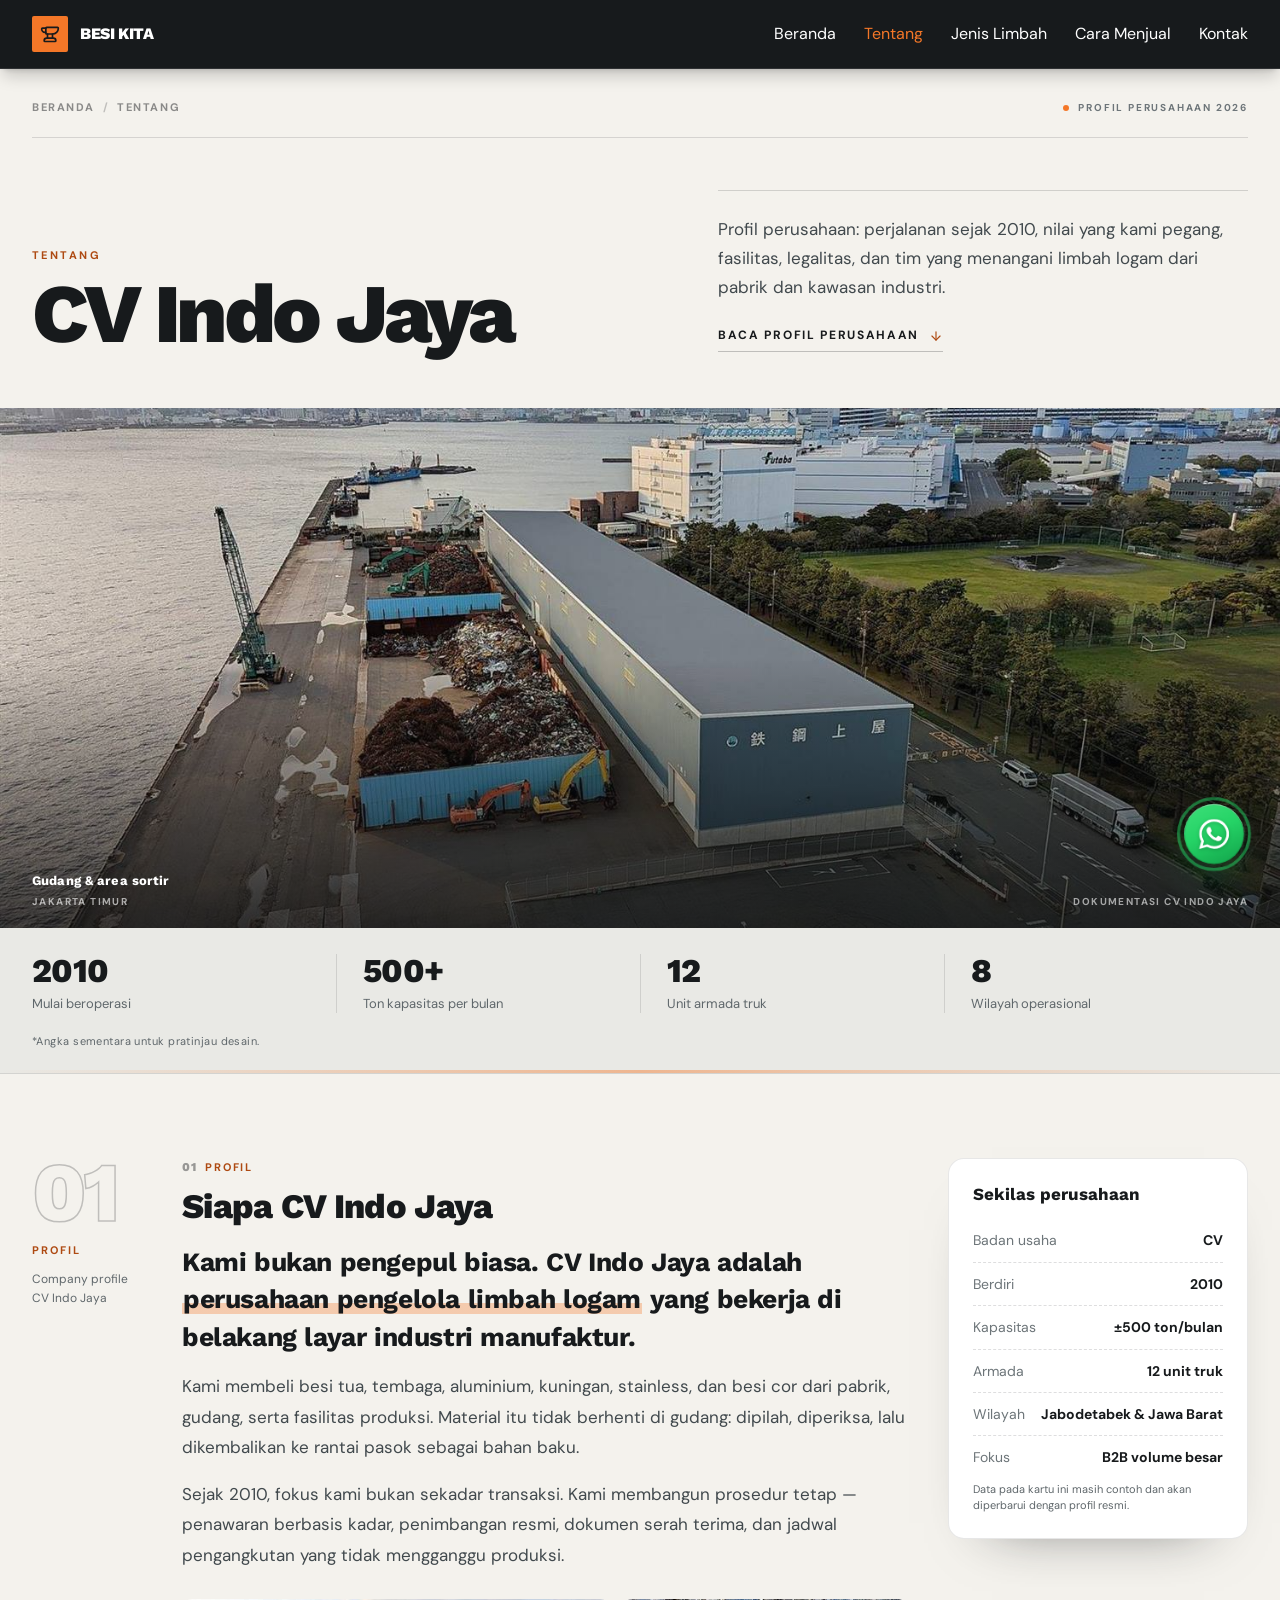
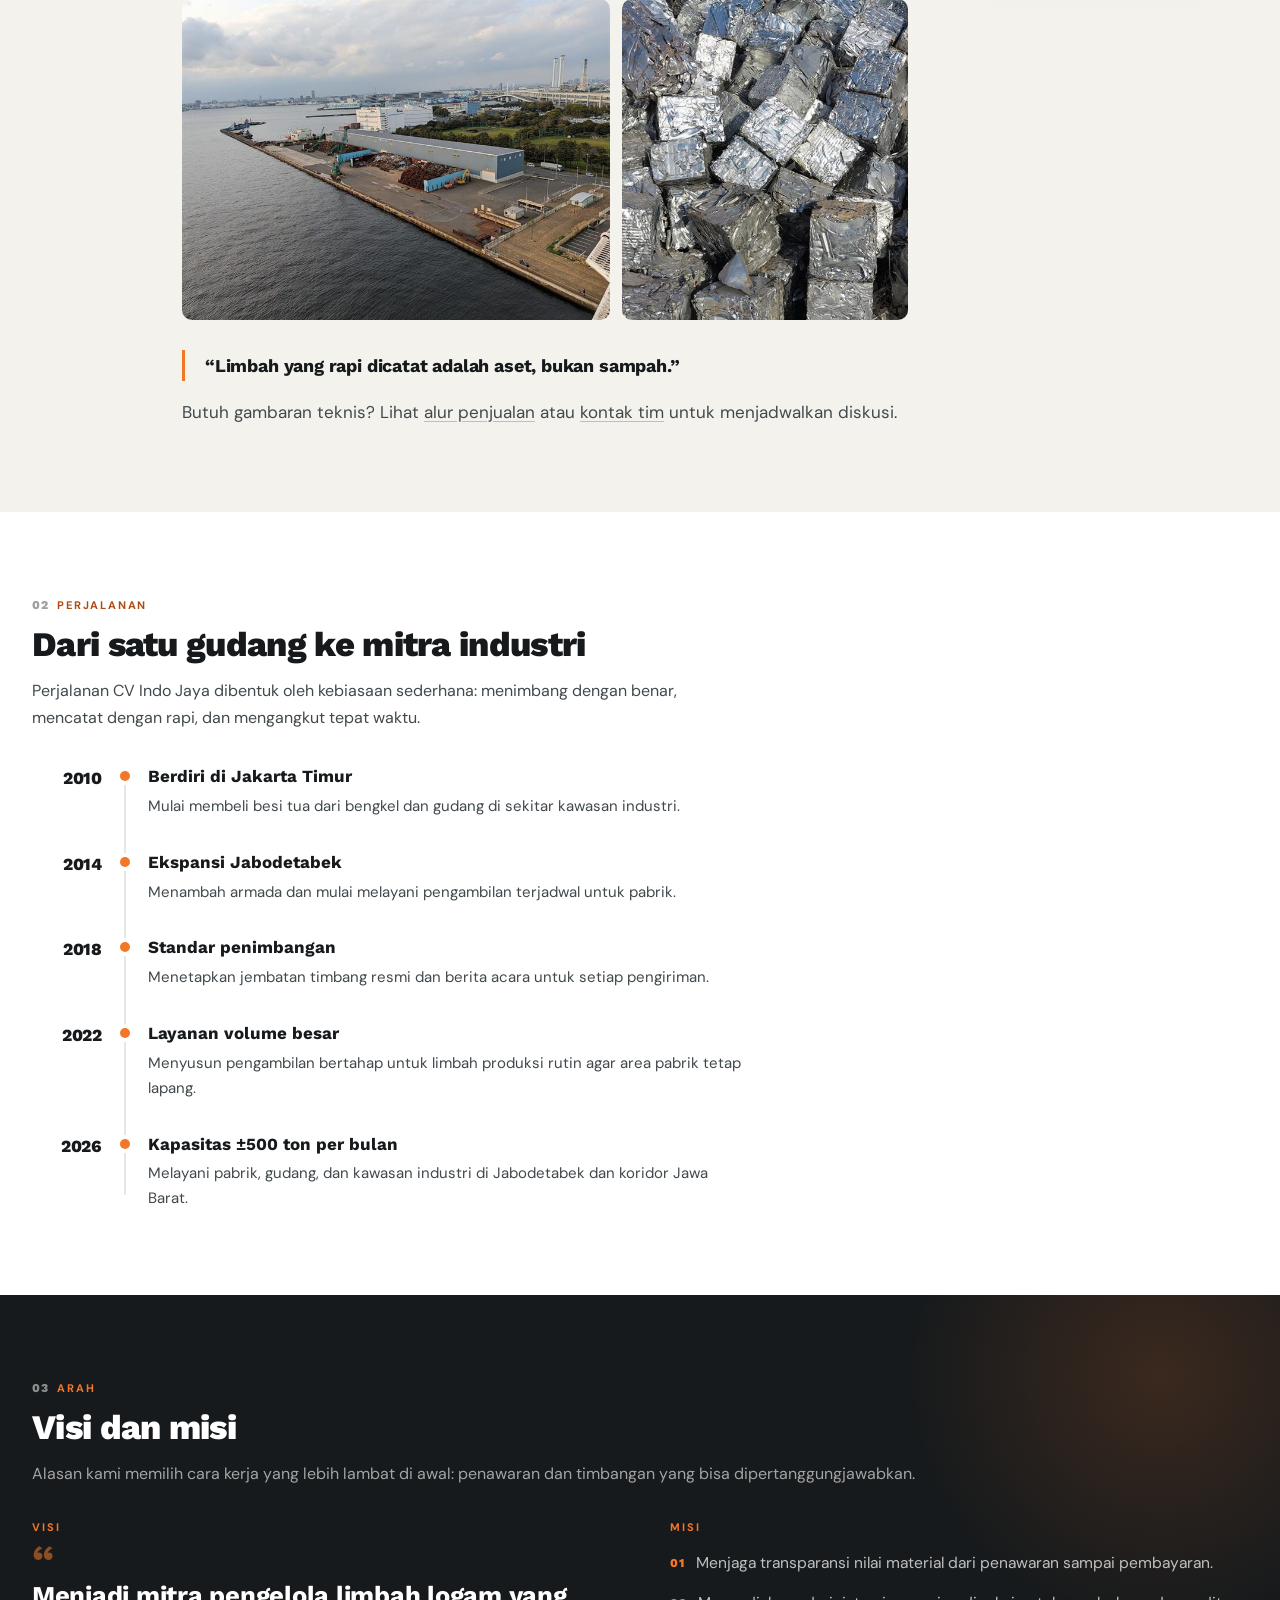
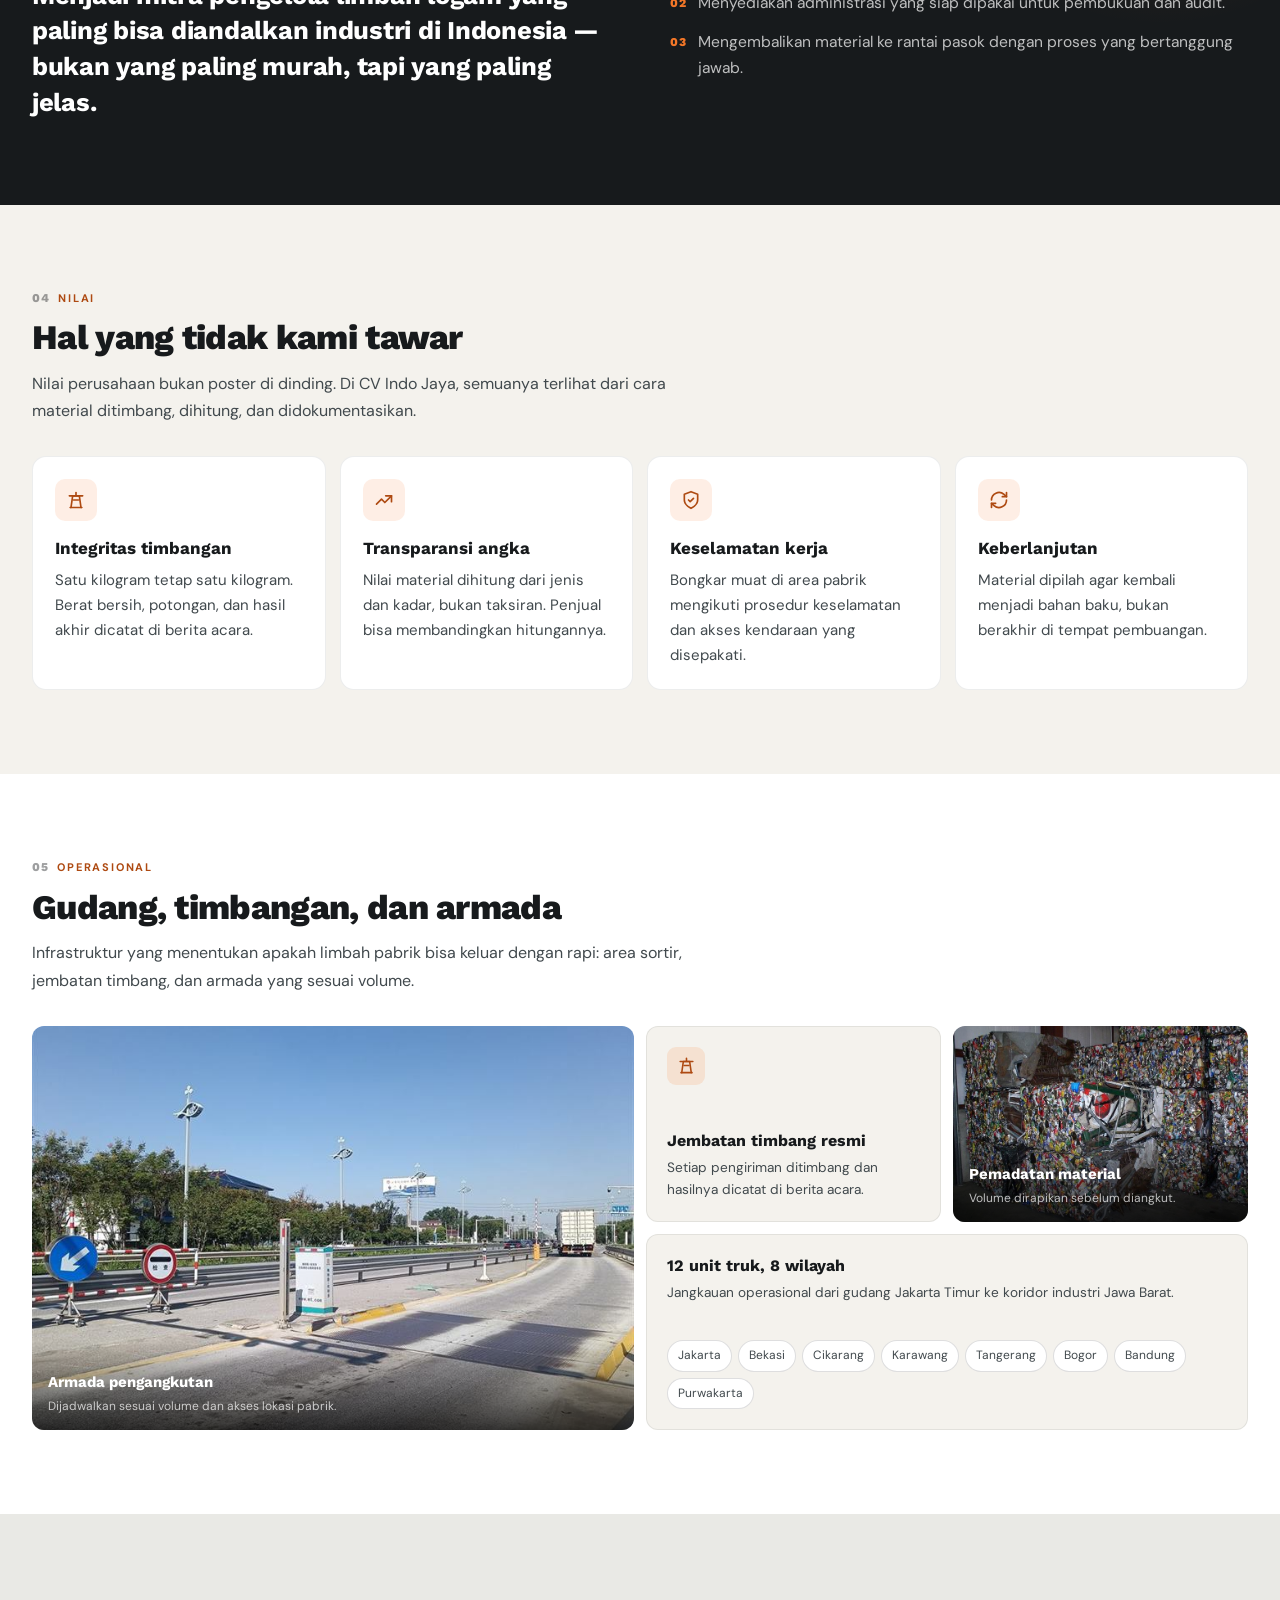
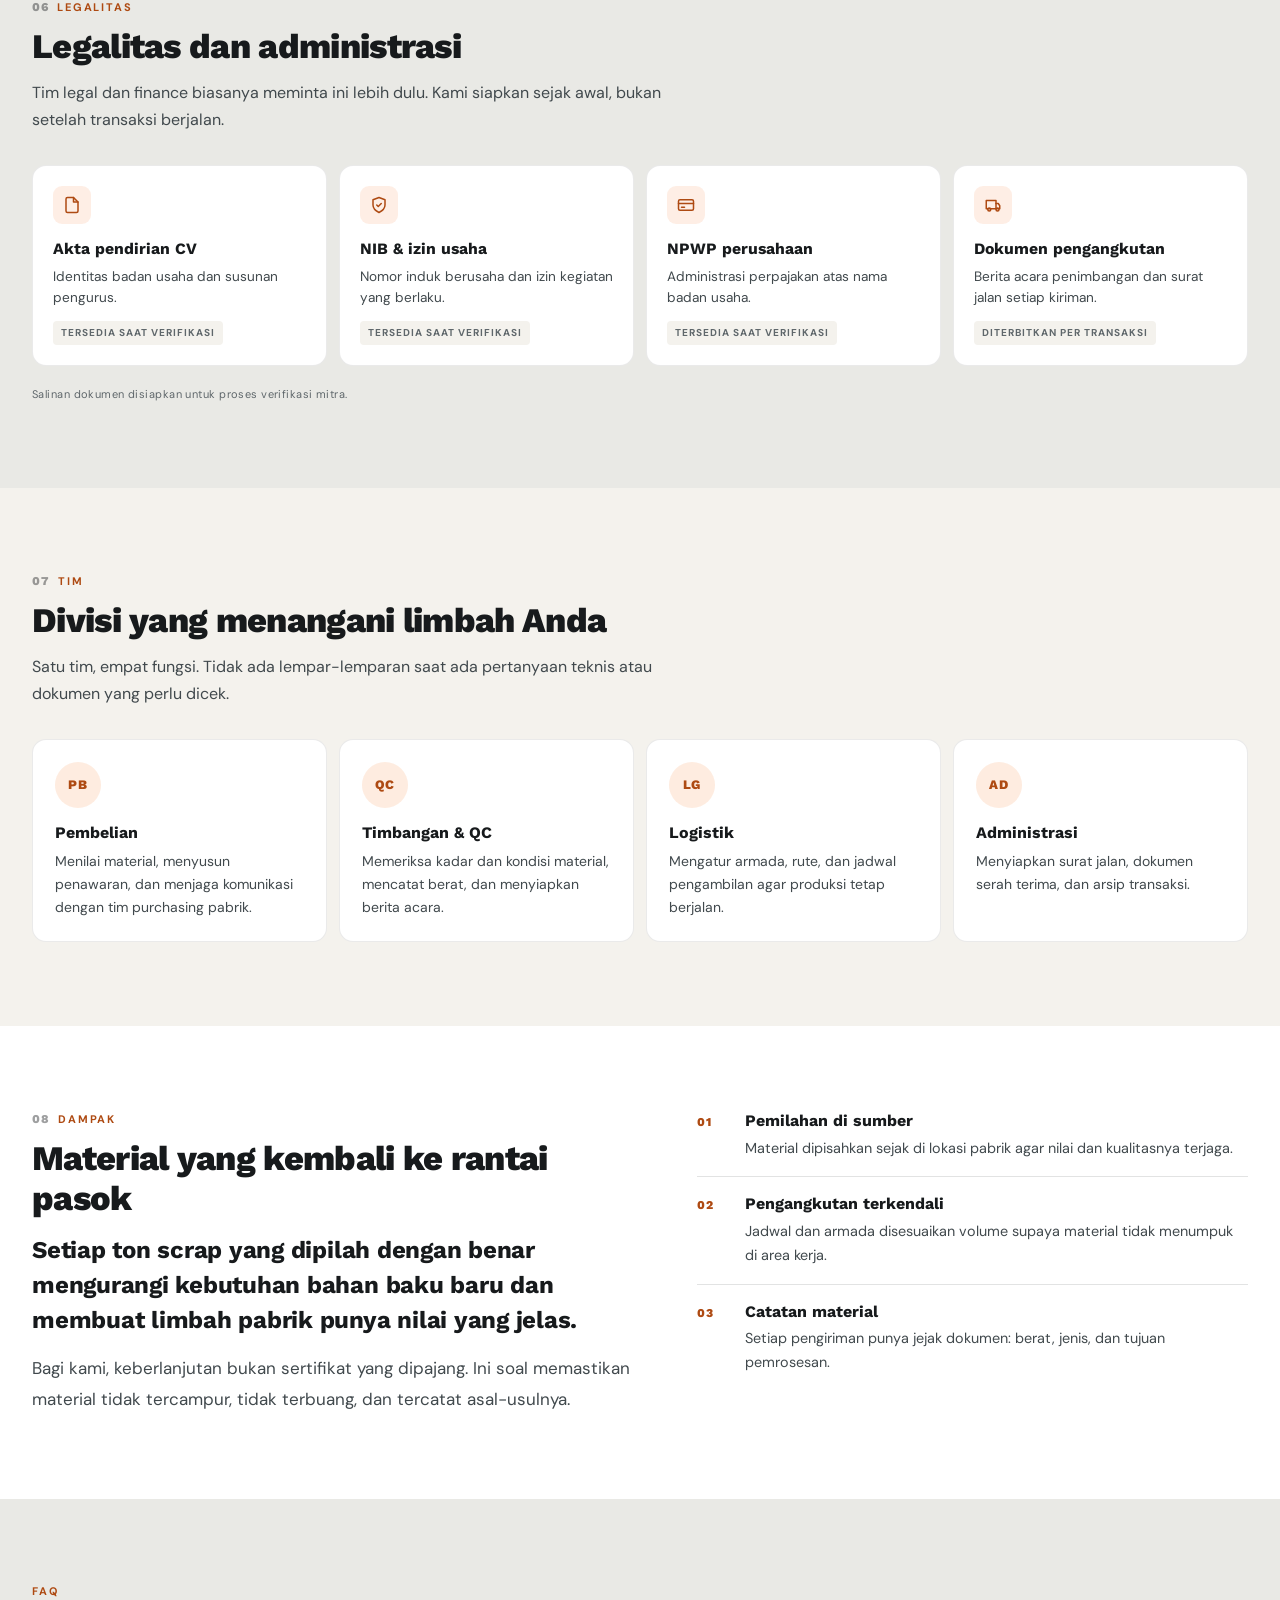
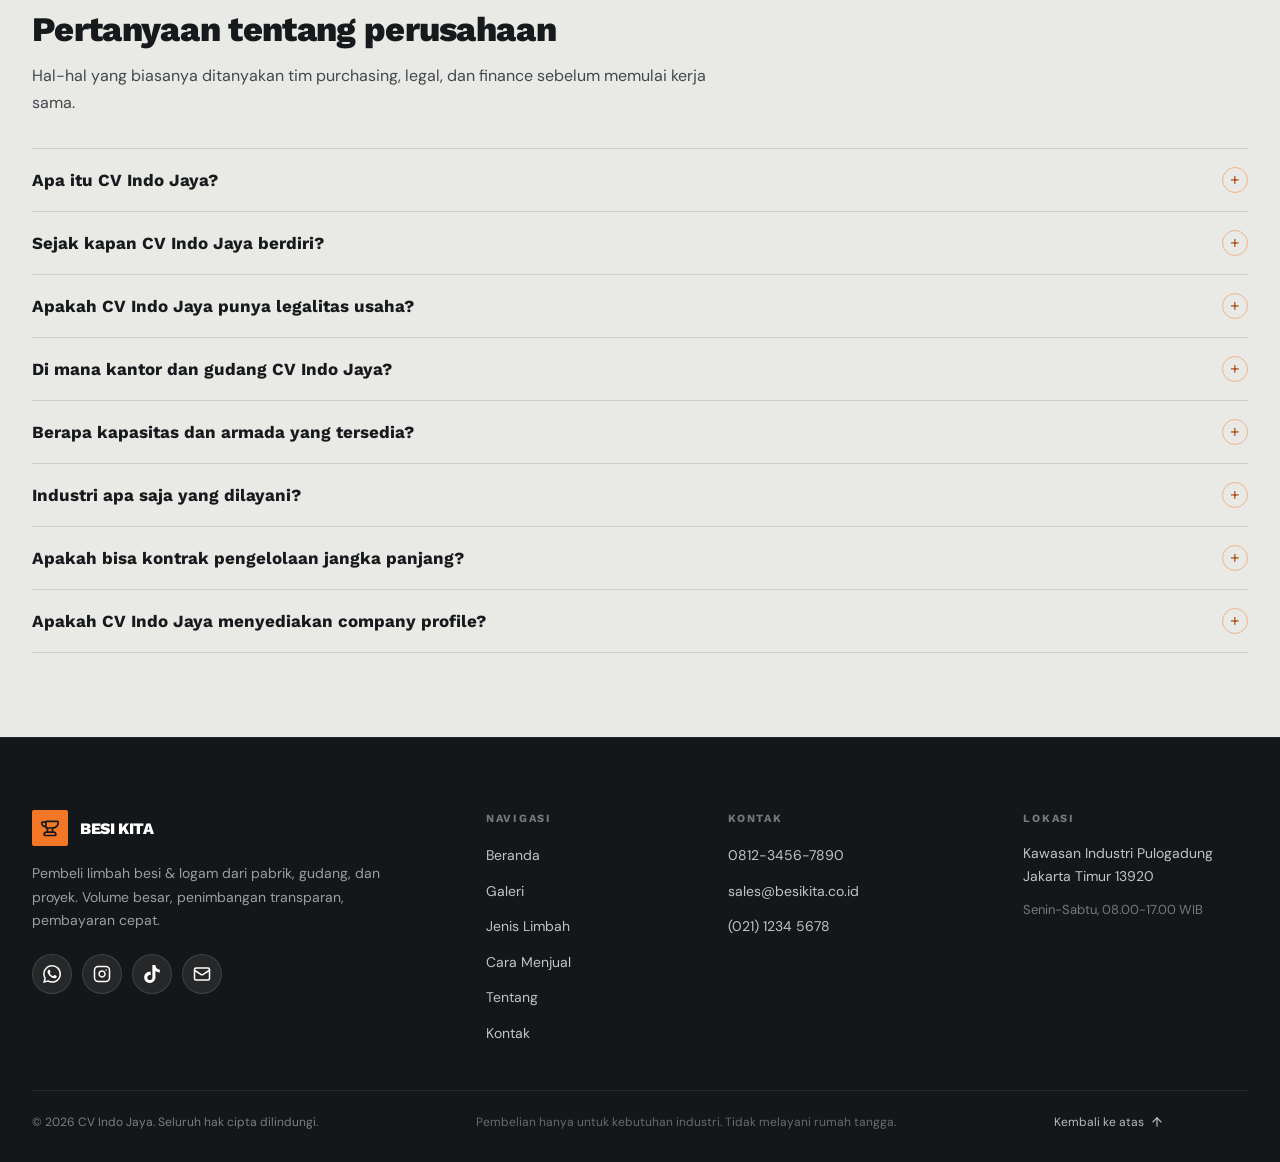
<file: tentang.html>
<!doctype html>
<html lang="id">
<head>
<meta charset="utf-8" />
<meta name="viewport" content="width=device-width, initial-scale=1" />
<!-- ===== SEO DASAR ===== -->
<title>Profil CV Indo Jaya — Pengelola Limbah Besi &amp; Logam Industri</title>
<meta name="description" content="Profil perusahaan CV Indo Jaya: sejarah sejak 2010, visi misi, nilai, fasilitas, legalitas, tim, dan komitmen pengelolaan limbah besi serta logam industri." />
<meta name="robots" content="index, follow, max-image-preview:large, max-snippet:-1" />
<meta name="author" content="CV Indo Jaya" />
<meta name="geo.region" content="ID" />
<!-- TODO: ganti domain final saat sudah publish -->
<link rel="canonical" href="/tentang.html" />
<link rel="alternate" hreflang="id" href="/tentang.html" />

<!-- ===== OPEN GRAPH / WHATSAPP SHARE ===== -->
<meta property="og:type" content="website" />
<meta property="og:site_name" content="BESI KITA — CV Indo Jaya" />
<meta property="og:locale" content="id_ID" />
<meta property="og:title" content="Profil CV Indo Jaya — Pengelola Limbah Besi &amp; Logam Industri" />
<meta property="og:description" content="Profil perusahaan CV Indo Jaya: sejarah sejak 2010, visi misi, nilai, fasilitas, legalitas, tim, dan komitmen pengelolaan limbah besi serta logam industri." />
<meta property="og:url" content="https://besikita.co.id/tentang.html" />
<meta property="og:image" content="https://besikita.co.id/assets/hero/hero.jpg" />
<meta property="og:image:width" content="1500" />
<meta property="og:image:height" content="1130" />
<meta property="og:image:alt" content="Gudang operasional CV Indo Jaya di kawasan industri" />
<meta name="twitter:card" content="summary_large_image" />
<meta name="twitter:title" content="Profil CV Indo Jaya — Pengelola Limbah Besi &amp; Logam Industri" />
<meta name="twitter:description" content="Profil perusahaan CV Indo Jaya: sejarah, visi misi, fasilitas, legalitas, tim, dan komitmen pengelolaan limbah besi serta logam industri." />
<meta name="twitter:image" content="https://besikita.co.id/assets/hero/hero.jpg" />

<meta name="theme-color" content="#171a1c" />
<script>document.documentElement.classList.add('js');</script>
<link rel="icon" href="data:image/svg+xml,%3Csvg xmlns='http://www.w3.org/2000/svg' viewBox='0 0 32 32'%3E%3Crect width='32' height='32' rx='3' fill='%23f47728'/%3E%3Cpath d='M9 12H8a4 4 0 0 1-4-4 1 1 0 0 1 1-1h4M9 7a1 1 0 0 1 1-1h13a1 1 0 0 1 1 1 7 7 0 0 1-7 7h-7a1 1 0 0 1-1-1zM11 14v4M17 14v4M7 23a3 3 0 0 1 3-3h8a3 3 0 0 1 3 3 1 1 0 0 1-1 1H8a1 1 0 0 1-1-1' fill='none' stroke='%23171a1c' stroke-width='2.2' stroke-linecap='round' stroke-linejoin='round'/%3E%3C/svg%3E" />

<link rel="preconnect" href="https://fonts.googleapis.com" />
<link rel="preconnect" href="https://fonts.gstatic.com" crossorigin />
<link href="https://fonts.googleapis.com/css2?family=DM+Sans:wght@400;700&family=Work+Sans:wght@700;800&display=swap" rel="stylesheet" />
<link rel="preload" as="image" href="assets/hero/hero.jpg" fetchpriority="high" />

<link rel="stylesheet" href="assets/css/base.css" />
<link rel="stylesheet" href="assets/css/tentang.css" />

<!-- ===== STRUCTURED DATA ===== -->
<!-- TODO: ganti domain final saat sudah publish -->
<script type="application/ld+json">
{
  "@context": "https://schema.org",
  "@graph": [
    {
      "@type": "Organization",
      "@id": "https://besikita.co.id/#organisasi",
      "name": "CV Indo Jaya",
      "alternateName": "BESI KITA",
      "url": "https://besikita.co.id/",
      "description": "Pembeli limbah besi dan logam skala industri. Menerima besi tua, scrap metal, tembaga, aluminium, dan kuningan dalam volume besar langsung dari pabrik dan kawasan industri di Indonesia.",
      "areaServed": { "@type": "Country", "name": "Indonesia" },
      "knowsAbout": [
        "pembelian limbah besi",
        "scrap metal",
        "besi tua",
        "limbah tembaga",
        "limbah aluminium",
        "kuningan bekas",
        "limbah stainless steel",
        "besi cor bekas"
      ],
      "contactPoint": {
        "@type": "ContactPoint",
        "contactType": "sales",
        "availableLanguage": ["id"],
        "areaServed": "ID"
      }
    },
    {
      "@type": "WebSite",
      "@id": "https://besikita.co.id/#website",
      "url": "https://besikita.co.id/",
      "name": "BESI KITA — CV Indo Jaya",
      "inLanguage": "id",
      "publisher": { "@id": "https://besikita.co.id/#organisasi" }
    },
    {
      "@type": "AboutPage",
      "@id": "https://besikita.co.id/tentang.html#halaman",
      "url": "https://besikita.co.id/tentang.html",
      "name": "Profil CV Indo Jaya — Pengelola Limbah Besi & Logam Industri",
      "description": "Profil perusahaan CV Indo Jaya: sejarah sejak 2010, visi misi, nilai, fasilitas, legalitas, tim, dan komitmen pengelolaan limbah besi serta logam industri.",
      "inLanguage": "id",
      "isPartOf": { "@id": "https://besikita.co.id/#website" },
      "about": { "@id": "https://besikita.co.id/#organisasi" },
      "dateModified": "2026-11-08",
      "primaryImageOfPage": {
        "@type": "ImageObject",
        "url": "https://besikita.co.id/assets/hero/hero.jpg",
        "width": 1500,
        "height": 1130
      }
    },
    {
      "@type": "BreadcrumbList",
      "itemListElement": [
        { "@type": "ListItem", "position": 1, "name": "Beranda", "item": "https://besikita.co.id/" },
        { "@type": "ListItem", "position": 2, "name": "Tentang", "item": "https://besikita.co.id/tentang.html" }
      ]
    },
    {
      "@type": "FAQPage",
      "@id": "https://besikita.co.id/tentang.html#faq",
      "mainEntity": [
        {
          "@type": "Question",
          "name": "Apa itu CV Indo Jaya?",
          "acceptedAnswer": {
            "@type": "Answer",
            "text": "CV Indo Jaya adalah perusahaan pembeli dan pengelola limbah besi serta logam skala industri yang berbasis di Jakarta Timur. Kami bekerja dengan pabrik, gudang, dan kawasan industri."
          }
        },
        {
          "@type": "Question",
          "name": "Sejak kapan CV Indo Jaya berdiri?",
          "acceptedAnswer": {
            "@type": "Answer",
            "text": "Sejak 2010. Awalnya melayani bengkel dan gudang di sekitar kawasan industri, lalu berkembang ke Jabodetabek dan Karawang."
          }
        },
        {
          "@type": "Question",
          "name": "Apakah CV Indo Jaya punya legalitas usaha?",
          "acceptedAnswer": {
            "@type": "Answer",
            "text": "Beroperasi sebagai CV dengan dokumen pendirian, perpajakan, dan administrasi pengangkutan. Salinan dokumen disiapkan untuk mitra yang melakukan verifikasi."
          }
        },
        {
          "@type": "Question",
          "name": "Di mana kantor dan gudang CV Indo Jaya?",
          "acceptedAnswer": {
            "@type": "Answer",
            "text": "Kantor dan gudang operasional berada di kawasan industri Jakarta Timur. Lokasi lengkap dan titik peta ada di halaman kontak."
          }
        },
        {
          "@type": "Question",
          "name": "Berapa kapasitas dan armada yang tersedia?",
          "acceptedAnswer": {
            "@type": "Answer",
            "text": "Kapasitas penanganan sekitar 500 ton per bulan dengan 12 unit truk serta alat bongkar muat."
          }
        },
        {
          "@type": "Question",
          "name": "Industri apa saja yang dilayani?",
          "acceptedAnswer": {
            "@type": "Answer",
            "text": "Pabrik manufaktur, gudang distribusi, fasilitas produksi, dan kawasan industri dengan limbah logam rutin."
          }
        },
        {
          "@type": "Question",
          "name": "Apakah bisa kontrak pengelolaan jangka panjang?",
          "acceptedAnswer": {
            "@type": "Answer",
            "text": "Bisa. Untuk limbah produksi rutin, jadwal pengambilan dan dokumentasi dapat disusun berulang sesuai kebutuhan pabrik."
          }
        },
        {
          "@type": "Question",
          "name": "Apakah CV Indo Jaya menyediakan company profile?",
          "acceptedAnswer": {
            "@type": "Answer",
            "text": "Ya. Kami menyiapkan ringkasan profil perusahaan, cakupan layanan, dan dokumen pendukung untuk proses verifikasi mitra."
          }
        }
      ]
    }
  ]
}
</script>
</head>
<body>

<a class="skip-link" href="#konten">Lewati ke konten utama</a>

<!-- ============================================================
     HEADER
     ============================================================ -->
<header class="site-header">
  <nav class="nav" aria-label="Navigasi utama">
    <a class="brand" href="index.html" aria-label="BESI KITA, kembali ke beranda">
      <span class="brand-mark" aria-hidden="true">
        <svg viewBox="0 0 24 24" fill="none" stroke="currentColor" stroke-width="2" stroke-linecap="round" stroke-linejoin="round">
          <path d="M7 10H6a4 4 0 0 1-4-4 1 1 0 0 1 1-1h4"></path>
          <path d="M7 5a1 1 0 0 1 1-1h13a1 1 0 0 1 1 1 7 7 0 0 1-7 7H8a1 1 0 0 1-1-1z"></path>
          <path d="M9 12v5"></path>
          <path d="M15 12v5"></path>
          <path d="M5 20a3 3 0 0 1 3-3h8a3 3 0 0 1 3 3 1 1 0 0 1-1 1H6a1 1 0 0 1-1-1"></path>
        </svg>
      </span>
      <span class="brand-name">BESI KITA</span>
    </a>

    <div class="nav-links">
      <a href="index.html#beranda">Beranda</a>
      <a href="tentang.html" aria-current="true">Tentang</a>
      <a href="index.html#jenis-limbah">Jenis Limbah</a>
      <a href="index.html#cara-menjual">Cara Menjual</a>
      <a href="index.html#kontak">Kontak</a>
    </div>

    <button class="nav-toggle" id="menu-toggle" type="button" aria-label="Buka menu navigasi" aria-controls="mobile-menu" aria-expanded="false">
      <svg id="icon-menu" viewBox="0 0 24 24" fill="none" stroke="currentColor" stroke-width="2" stroke-linecap="round" stroke-linejoin="round" aria-hidden="true">
        <path d="M4 5h16"></path><path d="M4 12h16"></path><path d="M4 19h16"></path>
      </svg>
      <svg id="icon-close" viewBox="0 0 24 24" fill="none" stroke="currentColor" stroke-width="2" stroke-linecap="round" stroke-linejoin="round" aria-hidden="true" style="display:none">
        <path d="M18 6 6 18"></path><path d="m6 6 12 12"></path>
      </svg>
    </button>
  </nav>

  <nav id="mobile-menu" class="mobile-menu" aria-label="Navigasi seluler">
    <nav>
      <a href="index.html#beranda">Beranda</a>
      <a href="tentang.html" aria-current="true">Tentang</a>
      <a href="index.html#jenis-limbah">Jenis Limbah</a>
      <a href="index.html#cara-menjual">Cara Menjual</a>
      <a href="index.html#kontak">Kontak</a>
    </nav>
  </nav>
</header>

<main id="konten">

  <!-- ============================================================
       HERO HALAMAN
       ============================================================ -->
  <section class="about-hero" aria-labelledby="tentang-title">
    <div class="wrap">
      <div class="ah-top">
        <ol class="crumb" aria-label="Breadcrumb">
          <li><a href="index.html">Beranda</a></li>
          <li aria-current="page">Tentang</li>
        </ol>
        <p class="ah-stamp">Profil perusahaan 2026</p>
      </div>

      <div class="ah-grid">
        <h1 class="ah-title" id="tentang-title">
          <span class="ah-overline">Tentang</span>
          <span class="ah-name">CV Indo Jaya</span>
        </h1>

        <div class="ah-side">
          <p class="ah-lead">
            Profil perusahaan: perjalanan sejak 2010, nilai yang kami pegang, fasilitas,
            legalitas, dan tim yang menangani limbah logam dari pabrik dan kawasan industri.
          </p>
          <a class="ah-scroll" href="#profil">
            Baca profil perusahaan
            <svg viewBox="0 0 24 24" fill="none" stroke="currentColor" stroke-width="2" stroke-linecap="round" stroke-linejoin="round" aria-hidden="true"><path d="M12 5v14"/><path d="m19 12-7 7-7-7"/></svg>
          </a>
        </div>
      </div>
    </div>

    <figure class="ah-media">
      <img src="assets/hero/hero.jpg" width="1500" height="1130"
           alt="Gudang dan area penampungan scrap besi tua serta logam di kawasan industri"
           loading="eager" decoding="async" fetchpriority="high" />
      <figcaption class="wrap ah-cap">
        <span class="ah-cap-l">
          <b>Gudang &amp; area sortir</b>
          <span>Jakarta Timur</span>
        </span>
        <span class="ah-cap-r">Dokumentasi CV Indo Jaya</span>
      </figcaption>
    </figure>
  </section>

  <!-- ============================================================
       STATISTIK — SEMUA ANGKA DUMMY, GANTI DENGAN DATA ASLI
       ============================================================ -->
    <section class="stats stats-light" aria-label="Ringkasan perusahaan">
    <div class="wrap">
      <div class="stats-grid">
        <div class="stat">
          <span class="stat-num">2010</span>
          <span class="stat-lbl">Mulai beroperasi</span>
        </div>
        <div class="stat">
          <span class="stat-num">500+</span>
          <span class="stat-lbl">Ton kapasitas per bulan</span>
        </div>
        <div class="stat">
          <span class="stat-num">12</span>
          <span class="stat-lbl">Unit armada truk</span>
        </div>
        <div class="stat">
          <span class="stat-num">8</span>
          <span class="stat-lbl">Wilayah operasional</span>
        </div>
      </div>
      <p class="stats-note">*Angka sementara untuk pratinjau desain.</p>
    </div>
  </section>

  <!-- ============================================================
       PROFIL
       ============================================================ -->
    <section class="sec sec-cream" id="profil" aria-labelledby="profil-title">
    <div class="wrap profile">

      <aside class="rail" aria-hidden="true">
        <div class="rail-num">01</div>
        <p class="rail-k">Profil</p>
        <p class="rail-note">Company profile CV Indo Jaya</p>
      </aside>

      <div class="profile-main">
        <p class="kicker"><em>01</em> Profil</p>
        <h2 class="h2" id="profil-title">Siapa CV Indo Jaya</h2>

        <p class="statement">
          Kami bukan pengepul biasa. CV Indo Jaya adalah
          <span class="mark">perusahaan pengelola limbah logam</span> yang bekerja
          di belakang layar industri manufaktur.
        </p>

        <p class="p-copy">
          Kami membeli besi tua, tembaga, aluminium, kuningan, stainless, dan besi cor
          dari pabrik, gudang, serta fasilitas produksi. Material itu tidak berhenti di
          gudang: dipilah, diperiksa, lalu dikembalikan ke rantai pasok sebagai bahan baku.
        </p>
        <p class="p-copy">
          Sejak 2010, fokus kami bukan sekadar transaksi. Kami membangun prosedur tetap —
          penawaran berbasis kadar, penimbangan resmi, dokumen serah terima, dan jadwal
          pengangkutan yang tidak mengganggu produksi.
        </p>

        <div class="profile-media">
          <img src="assets/gallery/galeri-01.jpg" width="720" height="542"
               alt="Gudang dan area penampungan scrap logam CV Indo Jaya di kawasan industri"
               loading="lazy" decoding="async" />
          <img src="assets/gallery/galeri-04.jpg" width="720" height="540"
               alt="Pemeriksaan kualitas material logam sebelum penimbangan"
               loading="lazy" decoding="async" />
        </div>

        <blockquote class="pull">
          “Limbah yang rapi dicatat adalah aset, bukan sampah.”
        </blockquote>

        <p class="p-copy">
          Butuh gambaran teknis? Lihat <a href="index.html#cara-menjual">alur penjualan</a>
          atau <a href="index.html#kontak">kontak tim</a> untuk menjadwalkan diskusi.
        </p>
      </div>

      <!-- TODO(dummy): semua isi kartu ini contoh, ganti dengan data resmi perusahaan -->
      <aside class="fact-card" aria-labelledby="fakta-title">
        <h2 id="fakta-title">Sekilas perusahaan</h2>
        <ul class="fact-list">
          <li><span class="fact-k">Badan usaha</span><span class="fact-v">CV</span></li>
          <li><span class="fact-k">Berdiri</span><span class="fact-v">2010</span></li>
          <li><span class="fact-k">Kapasitas</span><span class="fact-v">±500 ton/bulan</span></li>
          <li><span class="fact-k">Armada</span><span class="fact-v">12 unit truk</span></li>
          <li><span class="fact-k">Wilayah</span><span class="fact-v">Jabodetabek &amp; Jawa Barat</span></li>
          <li><span class="fact-k">Fokus</span><span class="fact-v">B2B volume besar</span></li>
        </ul>
        <p class="fact-note">Data pada kartu ini masih contoh dan akan diperbarui dengan profil resmi.</p>
      </aside>

    </div>
  </section>

  <!-- ============================================================
       PERJALANAN
       ============================================================ -->
    <section class="sec sec-white" id="perjalanan" aria-labelledby="perjalanan-title">
    <div class="wrap">
      <header class="sec-head">
        <p class="kicker"><em>02</em> Perjalanan</p>
        <h2 class="h2" id="perjalanan-title">Dari satu gudang ke mitra industri</h2>
        <p class="sec-sub">
          Perjalanan CV Indo Jaya dibentuk oleh kebiasaan sederhana: menimbang dengan
          benar, mencatat dengan rapi, dan mengangkut tepat waktu.
        </p>
      </header>

      <!-- TODO(dummy): ganti tahun dan tonggak sesuai sejarah resmi perusahaan -->
      <ol class="tl">
        <li class="tl-item">
          <span class="tl-year">2010</span>
          <div class="tl-body">
            <h3>Berdiri di Jakarta Timur</h3>
            <p>Mulai membeli besi tua dari bengkel dan gudang di sekitar kawasan industri.</p>
          </div>
        </li>
        <li class="tl-item">
          <span class="tl-year">2014</span>
          <div class="tl-body">
            <h3>Ekspansi Jabodetabek</h3>
            <p>Menambah armada dan mulai melayani pengambilan terjadwal untuk pabrik.</p>
          </div>
        </li>
        <li class="tl-item">
          <span class="tl-year">2018</span>
          <div class="tl-body">
            <h3>Standar penimbangan</h3>
            <p>Menetapkan jembatan timbang resmi dan berita acara untuk setiap pengiriman.</p>
          </div>
        </li>
        <li class="tl-item">
          <span class="tl-year">2022</span>
          <div class="tl-body">
            <h3>Layanan volume besar</h3>
            <p>Menyusun pengambilan bertahap untuk limbah produksi rutin agar area pabrik tetap lapang.</p>
          </div>
        </li>
        <li class="tl-item">
          <span class="tl-year">2026</span>
          <div class="tl-body">
            <h3>Kapasitas ±500 ton per bulan</h3>
            <p>Melayani pabrik, gudang, dan kawasan industri di Jabodetabek dan koridor Jawa Barat.</p>
          </div>
        </li>
      </ol>
    </div>
  </section>

  <!-- ============================================================
       VISI & MISI
       ============================================================ -->
    <section class="vision" id="visi" aria-labelledby="visi-title">
    <div class="wrap">
      <p class="kicker on-dark"><em>03</em> Arah</p>
      <h2 class="h2" id="visi-title">Visi dan misi</h2>
      <p class="sec-sub">Alasan kami memilih cara kerja yang lebih lambat di awal: penawaran dan timbangan yang bisa dipertanggungjawabkan.</p>

      <div class="vm">
        <div>
          <h3>Visi</h3>
          <p class="vision-q">
            Menjadi mitra pengelola limbah logam yang paling bisa diandalkan industri
            di Indonesia — bukan yang paling murah, tapi yang paling jelas.
          </p>
        </div>
        <div>
          <h3>Misi</h3>
          <ul class="misi">
            <li>Menjaga transparansi nilai material dari penawaran sampai pembayaran.</li>
            <li>Menyediakan administrasi yang siap dipakai untuk pembukuan dan audit.</li>
            <li>Mengembalikan material ke rantai pasok dengan proses yang bertanggung jawab.</li>
          </ul>
        </div>
      </div>
    </div>
  </section>

  <!-- ============================================================
       NILAI
       ============================================================ -->
    <section class="sec sec-cream" aria-labelledby="nilai-title">
    <div class="wrap">
      <header class="sec-head">
        <p class="kicker"><em>04</em> Nilai</p>
        <h2 class="h2" id="nilai-title">Hal yang tidak kami tawar</h2>
        <p class="sec-sub">
          Nilai perusahaan bukan poster di dinding. Di CV Indo Jaya, semuanya terlihat
          dari cara material ditimbang, dihitung, dan didokumentasikan.
        </p>
      </header>

      <div class="val-grid">
        <div class="val">
          <span class="val-ico" aria-hidden="true">
            <svg viewBox="0 0 24 24" fill="none" stroke="currentColor" stroke-width="2" stroke-linecap="round" stroke-linejoin="round"><path d="M12 3v3"/><path d="M5 21h14"/><path d="M6 21 8 7h8l2 14"/><path d="M4 7h16"/><path d="M9 12h6"/></svg>
          </span>
          <h3>Integritas timbangan</h3>
          <p>Satu kilogram tetap satu kilogram. Berat bersih, potongan, dan hasil akhir dicatat di berita acara.</p>
        </div>
        <div class="val">
          <span class="val-ico" aria-hidden="true">
            <svg viewBox="0 0 24 24" fill="none" stroke="currentColor" stroke-width="2" stroke-linecap="round" stroke-linejoin="round"><path d="m3 17 6-6 4 4 8-8"/><path d="M14 7h7v7"/></svg>
          </span>
          <h3>Transparansi angka</h3>
          <p>Nilai material dihitung dari jenis dan kadar, bukan taksiran. Penjual bisa membandingkan hitungannya.</p>
        </div>
        <div class="val">
          <span class="val-ico" aria-hidden="true">
            <svg viewBox="0 0 24 24" fill="none" stroke="currentColor" stroke-width="2" stroke-linecap="round" stroke-linejoin="round"><path d="M12 22s8-4 8-10V5l-8-3-8 3v7c0 6 8 10 8 10z"/><path d="m9 12 2 2 4-4"/></svg>
          </span>
          <h3>Keselamatan kerja</h3>
          <p>Bongkar muat di area pabrik mengikuti prosedur keselamatan dan akses kendaraan yang disepakati.</p>
        </div>
        <div class="val">
          <span class="val-ico" aria-hidden="true">
            <svg viewBox="0 0 24 24" fill="none" stroke="currentColor" stroke-width="2" stroke-linecap="round" stroke-linejoin="round"><path d="M3 12a9 9 0 0 1 15-6.7L21 8"/><path d="M21 3v5h-5"/><path d="M21 12a9 9 0 0 1-15 6.7L3 16"/><path d="M3 21v-5h5"/></svg>
          </span>
          <h3>Keberlanjutan</h3>
          <p>Material dipilah agar kembali menjadi bahan baku, bukan berakhir di tempat pembuangan.</p>
        </div>
      </div>
    </div>
  </section>

  <!-- ============================================================
       FASILITAS & ARMADA
       ============================================================ -->
    <section class="sec sec-white" id="fasilitas" aria-labelledby="fasilitas-title">
    <div class="wrap">
      <header class="sec-head">
        <p class="kicker"><em>05</em> Operasional</p>
        <h2 class="h2" id="fasilitas-title">Gudang, timbangan, dan armada</h2>
        <p class="sec-sub">
          Infrastruktur yang menentukan apakah limbah pabrik bisa keluar dengan rapi:
          area sortir, jembatan timbang, dan armada yang sesuai volume.
        </p>
      </header>

      <div class="bento">

        <figure class="b-wide b-tall">
          <img src="assets/gallery/galeri-06.jpg" width="720" height="540"
               alt="Truk pengangkut limbah logam menuju jembatan timbang"
               loading="lazy" decoding="async" />
          <figcaption>
            <b>Armada pengangkutan</b>
            <span>Dijadwalkan sesuai volume dan akses lokasi pabrik.</span>
          </figcaption>
        </figure>

        <div class="b-tile">
          <span class="b-ico" aria-hidden="true">
            <svg viewBox="0 0 24 24" fill="none" stroke="currentColor" stroke-width="2" stroke-linecap="round" stroke-linejoin="round"><path d="M12 3v3"/><path d="M5 21h14"/><path d="M6 21 8 7h8l2 14"/><path d="M4 7h16"/><path d="M9 12h6"/></svg>
          </span>
          <div>
            <h3>Jembatan timbang resmi</h3>
            <p>Setiap pengiriman ditimbang dan hasilnya dicatat di berita acara.</p>
          </div>
        </div>

        <figure>
          <img src="assets/gallery/galeri-03.jpg" width="720" height="539"
               alt="Balingan besi tua hasil pemadatan sebelum pengangkutan"
               loading="lazy" decoding="async" />
          <figcaption>
            <b>Pemadatan material</b>
            <span>Volume dirapikan sebelum diangkut.</span>
          </figcaption>
        </figure>

        <div class="b-tile b-wide">
          <div>
            <h3>12 unit truk, 8 wilayah</h3>
            <p>Jangkauan operasional dari gudang Jakarta Timur ke koridor industri Jawa Barat.</p>
          </div>
          <!-- TODO(dummy): sesuaikan wilayah dengan jangkauan sebenarnya -->
          <ul class="chips">
            <li class="chip">Jakarta</li>
            <li class="chip">Bekasi</li>
            <li class="chip">Cikarang</li>
            <li class="chip">Karawang</li>
            <li class="chip">Tangerang</li>
            <li class="chip">Bogor</li>
            <li class="chip">Bandung</li>
            <li class="chip">Purwakarta</li>
          </ul>
        </div>

      </div>
    </div>
  </section>

  <!-- ============================================================
       LEGALITAS, TIM, KEBERLANJUTAN
       ============================================================ -->
    <section class="sec sec-paper" id="legalitas" aria-labelledby="legalitas-title">
    <div class="wrap">
      <header class="sec-head">
        <p class="kicker"><em>06</em> Legalitas</p>
        <h2 class="h2" id="legalitas-title">Legalitas dan administrasi</h2>
        <p class="sec-sub">
          Tim legal dan finance biasanya meminta ini lebih dulu. Kami siapkan sejak awal,
          bukan setelah transaksi berjalan.
        </p>
      </header>

      <!-- TODO(dummy): ganti label dan status dokumen dengan data resmi -->
      <div class="docs">
        <div class="doc">
          <span class="d-ico" aria-hidden="true">
            <svg viewBox="0 0 24 24" fill="none" stroke="currentColor" stroke-width="2" stroke-linecap="round" stroke-linejoin="round"><path d="M14 2H6a2 2 0 0 0-2 2v16a2 2 0 0 0 2 2h12a2 2 0 0 0 2-2V8z"/><path d="M14 2v6h6"/></svg>
          </span>
          <h3>Akta pendirian CV</h3>
          <p>Identitas badan usaha dan susunan pengurus.</p>
          <span class="d-note">Tersedia saat verifikasi</span>
        </div>
        <div class="doc">
          <span class="d-ico" aria-hidden="true">
            <svg viewBox="0 0 24 24" fill="none" stroke="currentColor" stroke-width="2" stroke-linecap="round" stroke-linejoin="round"><path d="M12 22s8-4 8-10V5l-8-3-8 3v7c0 6 8 10 8 10z"/><path d="m9 12 2 2 4-4"/></svg>
          </span>
          <h3>NIB &amp; izin usaha</h3>
          <p>Nomor induk berusaha dan izin kegiatan yang berlaku.</p>
          <span class="d-note">Tersedia saat verifikasi</span>
        </div>
        <div class="doc">
          <span class="d-ico" aria-hidden="true">
            <svg viewBox="0 0 24 24" fill="none" stroke="currentColor" stroke-width="2" stroke-linecap="round" stroke-linejoin="round"><rect width="20" height="14" x="2" y="5" rx="2"/><path d="M2 10h20"/><path d="M6 15h4"/></svg>
          </span>
          <h3>NPWP perusahaan</h3>
          <p>Administrasi perpajakan atas nama badan usaha.</p>
          <span class="d-note">Tersedia saat verifikasi</span>
        </div>
        <div class="doc">
          <span class="d-ico" aria-hidden="true">
            <svg viewBox="0 0 24 24" fill="none" stroke="currentColor" stroke-width="2" stroke-linecap="round" stroke-linejoin="round"><path d="M3 17h13V6H3z"/><path d="M16 10h3l2 3v4h-5"/><circle cx="7" cy="18" r="2"/><circle cx="18" cy="18" r="2"/></svg>
          </span>
          <h3>Dokumen pengangkutan</h3>
          <p>Berita acara penimbangan dan surat jalan setiap kiriman.</p>
          <span class="d-note">Diterbitkan per transaksi</span>
        </div>
      </div>

      <p class="stats-note" style="margin-top:20px;color:#5f676b">Salinan dokumen disiapkan untuk proses verifikasi mitra.</p>
    </div>
  </section>

  <section class="sec sec-cream" id="tim" aria-labelledby="tim-title">
    <div class="wrap">
      <header class="sec-head">
        <p class="kicker"><em>07</em> Tim</p>
        <h2 class="h2" id="tim-title">Divisi yang menangani limbah Anda</h2>
        <p class="sec-sub">
          Satu tim, empat fungsi. Tidak ada lempar-lemparan saat ada pertanyaan teknis
          atau dokumen yang perlu dicek.
        </p>
      </header>

      <div class="team">
        <div class="member">
          <span class="avatar" aria-hidden="true">PB</span>
          <h3>Pembelian</h3>
          <p>Menilai material, menyusun penawaran, dan menjaga komunikasi dengan tim purchasing pabrik.</p>
        </div>
        <div class="member">
          <span class="avatar" aria-hidden="true">QC</span>
          <h3>Timbangan &amp; QC</h3>
          <p>Memeriksa kadar dan kondisi material, mencatat berat, dan menyiapkan berita acara.</p>
        </div>
        <div class="member">
          <span class="avatar" aria-hidden="true">LG</span>
          <h3>Logistik</h3>
          <p>Mengatur armada, rute, dan jadwal pengambilan agar produksi tetap berjalan.</p>
        </div>
        <div class="member">
          <span class="avatar" aria-hidden="true">AD</span>
          <h3>Administrasi</h3>
          <p>Menyiapkan surat jalan, dokumen serah terima, dan arsip transaksi.</p>
        </div>
      </div>
    </div>
  </section>

  <section class="sec sec-white" id="keberlanjutan" aria-labelledby="sus-title">
    <div class="wrap sus-grid">
      <div>
        <p class="kicker"><em>08</em> Dampak</p>
        <h2 class="h2" id="sus-title">Material yang kembali ke rantai pasok</h2>
        <p class="sus-lead">
          Setiap ton scrap yang dipilah dengan benar mengurangi kebutuhan bahan baku baru
          dan membuat limbah pabrik punya nilai yang jelas.
        </p>
        <p class="p-copy">
          Bagi kami, keberlanjutan bukan sertifikat yang dipajang. Ini soal memastikan
          material tidak tercampur, tidak terbuang, dan tercatat asal-usulnya.
        </p>
      </div>

      <div class="sus-points">
        <div class="sus-point">
          <span>01</span>
          <div>
            <h3>Pemilahan di sumber</h3>
            <p>Material dipisahkan sejak di lokasi pabrik agar nilai dan kualitasnya terjaga.</p>
          </div>
        </div>
        <div class="sus-point">
          <span>02</span>
          <div>
            <h3>Pengangkutan terkendali</h3>
            <p>Jadwal dan armada disesuaikan volume supaya material tidak menumpuk di area kerja.</p>
          </div>
        </div>
        <div class="sus-point">
          <span>03</span>
          <div>
            <h3>Catatan material</h3>
            <p>Setiap pengiriman punya jejak dokumen: berat, jenis, dan tujuan pemrosesan.</p>
          </div>
        </div>
      </div>
    </div>
  </section>

  <!-- ============================================================
       FAQ
       ============================================================ -->
    <section class="sec sec-paper" id="faq" aria-labelledby="faq-title">
    <div class="wrap">
      <header class="sec-head">
        <p class="kicker">FAQ</p>
        <h2 class="h2" id="faq-title">Pertanyaan tentang perusahaan</h2>
        <p class="sec-sub">
          Hal-hal yang biasanya ditanyakan tim purchasing, legal, dan finance sebelum
          memulai kerja sama.
        </p>
      </header>

      <div class="faq-list">
        <details class="faq-item">
          <summary>Apa itu CV Indo Jaya?</summary>
          <p>CV Indo Jaya adalah perusahaan pembeli dan pengelola limbah besi serta logam skala industri yang berbasis di Jakarta Timur. Kami bekerja dengan pabrik, gudang, dan kawasan industri.</p>
        </details>
        <details class="faq-item">
          <summary>Sejak kapan CV Indo Jaya berdiri?</summary>
          <p>Sejak 2010. Awalnya melayani bengkel dan gudang di sekitar kawasan industri, lalu berkembang ke Jabodetabek dan Karawang.</p>
        </details>
        <details class="faq-item">
          <summary>Apakah CV Indo Jaya punya legalitas usaha?</summary>
          <p>Beroperasi sebagai CV dengan dokumen pendirian, perpajakan, dan administrasi pengangkutan. Salinan dokumen disiapkan untuk mitra yang melakukan verifikasi.</p>
        </details>
        <details class="faq-item">
          <summary>Di mana kantor dan gudang CV Indo Jaya?</summary>
          <p>Kantor dan gudang operasional berada di kawasan industri Jakarta Timur. Lokasi lengkap dan titik peta ada di halaman kontak.</p>
        </details>
        <details class="faq-item">
          <summary>Berapa kapasitas dan armada yang tersedia?</summary>
          <p>Kapasitas penanganan sekitar 500 ton per bulan dengan 12 unit truk serta alat bongkar muat.</p>
        </details>
        <details class="faq-item">
          <summary>Industri apa saja yang dilayani?</summary>
          <p>Pabrik manufaktur, gudang distribusi, fasilitas produksi, dan kawasan industri dengan limbah logam rutin.</p>
        </details>
        <details class="faq-item">
          <summary>Apakah bisa kontrak pengelolaan jangka panjang?</summary>
          <p>Bisa. Untuk limbah produksi rutin, jadwal pengambilan dan dokumentasi dapat disusun berulang sesuai kebutuhan pabrik.</p>
        </details>
        <details class="faq-item">
          <summary>Apakah CV Indo Jaya menyediakan company profile?</summary>
          <p>Ya. Kami menyiapkan ringkasan profil perusahaan, cakupan layanan, dan dokumen pendukung untuk proses verifikasi mitra.</p>
        </details>
      </div>
    </div>
  </section>

</main>

<!-- ============================================================
     FOOTER
     ============================================================ -->
<footer class="site-footer">
  <div class="wrap">
    <div class="ft-grid">

      <div class="ft-brand">
        <a class="brand" href="index.html" aria-label="BESI KITA, kembali ke beranda">
          <span class="brand-mark" aria-hidden="true">
            <svg viewBox="0 0 24 24" fill="none" stroke="currentColor" stroke-width="2" stroke-linecap="round" stroke-linejoin="round">
              <path d="M7 10H6a4 4 0 0 1-4-4 1 1 0 0 1 1-1h4"></path>
              <path d="M7 5a1 1 0 0 1 1-1h13a1 1 0 0 1 1 1 7 7 0 0 1-7 7H8a1 1 0 0 1-1-1z"></path>
              <path d="M9 12v5"></path>
              <path d="M15 12v5"></path>
              <path d="M5 20a3 3 0 0 1 3-3h8a3 3 0 0 1 3 3 1 1 0 0 1-1 1H6a1 1 0 0 1-1-1"></path>
            </svg>
          </span>
          <span class="brand-name">BESI KITA</span>
        </a>
        <p class="ft-desc">Pembeli limbah besi &amp; logam dari pabrik, gudang, dan proyek. Volume besar, penimbangan transparan, pembayaran cepat.</p>
        <div class="ft-soc">
          <a class="soc" href="https://wa.me/6281234567890" target="_blank" rel="noopener noreferrer" aria-label="WhatsApp">
            <svg viewBox="0 0 24 24" fill="currentColor" aria-hidden="true"><path d="M20.52 3.48A11.84 11.84 0 0 0 12.08 0C5.52 0 .18 5.34.18 11.9c0 2.1.55 4.15 1.6 5.96L.08 24l6.28-1.65a11.9 11.9 0 0 0 5.72 1.46h.01c6.56 0 11.9-5.34 11.9-11.9 0-3.18-1.24-6.17-3.47-8.43Zm-8.44 18.33h-.01a9.9 9.9 0 0 1-5.04-1.38l-.36-.21-3.73.98 1-3.64-.23-.37a9.87 9.87 0 0 1-1.51-5.29C2.2 6.45 6.63 2.02 12.08 2.02c2.64 0 5.12 1.03 6.98 2.9a9.8 9.8 0 0 1 2.9 6.99c0 5.46-4.43 9.9-9.88 9.9Zm5.43-7.42c-.3-.15-1.77-.87-2.04-.97-.27-.1-.47-.15-.67.15-.2.3-.77.97-.94 1.17-.17.2-.35.22-.65.07-.3-.15-1.25-.46-2.38-1.47-.88-.79-1.47-1.77-1.64-2.07-.17-.3-.02-.46.13-.61.14-.14.3-.35.45-.52.15-.17.2-.3.3-.5.1-.2.05-.37-.02-.52-.07-.15-.67-1.62-.92-2.22-.24-.58-.49-.5-.67-.51h-.57c-.2 0-.52.07-.79.37-.27.3-1.04 1.02-1.04 2.49s1.07 2.89 1.22 3.09c.15.2 2.1 3.21 5.09 4.5.71.31 1.27.49 1.7.63.72.23 1.37.2 1.89.12.58-.09 1.77-.72 2.02-1.42.25-.7.25-1.3.17-1.42-.07-.12-.27-.2-.57-.35Z"/></svg>
          </a>
          <a class="soc" href="https://instagram.com/besikita.id" target="_blank" rel="noopener noreferrer" aria-label="Instagram">
            <svg viewBox="0 0 24 24" fill="none" stroke="currentColor" stroke-width="2" stroke-linecap="round" stroke-linejoin="round" aria-hidden="true"><rect width="20" height="20" x="2" y="2" rx="5" ry="5"/><path d="M16 11.37A4 4 0 1 1 12.63 8 4 4 0 0 1 16 11.37z"/><line x1="17.5" x2="17.51" y1="6.5" y2="6.5"/></svg>
          </a>
          <a class="soc" href="https://www.tiktok.com/@besikita.id" target="_blank" rel="noopener noreferrer" aria-label="TikTok">
            <svg viewBox="0 0 24 24" fill="currentColor" aria-hidden="true"><path d="M12.525.02c1.31-.02 2.61-.01 3.91-.02.08 1.53.63 3.09 1.75 4.17 1.12 1.11 2.7 1.62 4.24 1.79v4.03c-1.44-.05-2.89-.35-4.2-.97-.57-.26-1.1-.59-1.62-.93-.01 2.92.01 5.84-.02 8.75-.08 1.4-.54 2.79-1.35 3.94-1.31 1.92-3.58 3.17-5.91 3.21-1.43.08-2.86-.31-4.08-1.03-2.02-1.19-3.44-3.37-3.65-5.71-.02-.5-.03-1-.01-1.5.18-1.9 1.12-3.72 2.58-4.96 1.66-1.44 3.98-2.13 6.15-1.72.02 1.48-.04 2.96-.04 4.44-.99-.32-2.15-.23-3.02.37-.63.41-1.11 1.04-1.36 1.75-.21.51-.15 1.07-.14 1.61.24 1.64 1.82 3.02 3.5 2.87 1.12-.01 2.19-.66 2.77-1.61.19-.33.4-.67.41-1.06.1-1.79.06-3.57.07-5.36.01-4.03-.01-8.05.02-12.07z"/></svg>
          </a>
          <a class="soc" href="mailto:sales@besikita.co.id" aria-label="Email">
            <svg viewBox="0 0 24 24" fill="none" stroke="currentColor" stroke-width="2" stroke-linecap="round" stroke-linejoin="round" aria-hidden="true"><rect width="20" height="16" x="2" y="4" rx="2"/><path d="m22 7-8.97 5.7a1.94 1.94 0 0 1-2.06 0L2 7"/></svg>
          </a>
        </div>
      </div>

      <nav class="ft-col" aria-labelledby="ft-nav-h">
        <h2 class="ft-h" id="ft-nav-h">Navigasi</h2>
        <ul class="ft-list">
          <li><a href="index.html#beranda">Beranda</a></li>
          <li><a href="index.html#galeri">Galeri</a></li>
          <li><a href="index.html#jenis-limbah">Jenis Limbah</a></li>
          <li><a href="index.html#cara-menjual">Cara Menjual</a></li>
          <li><a href="tentang.html">Tentang</a></li>
          <li><a href="index.html#kontak">Kontak</a></li>
        </ul>
      </nav>

      <div class="ft-col">
        <h2 class="ft-h">Kontak</h2>
        <ul class="ft-list">
          <li><a href="https://wa.me/6281234567890" target="_blank" rel="noopener noreferrer">0812-3456-7890</a></li>
          <li><a href="mailto:sales@besikita.co.id">sales@besikita.co.id</a></li>
          <li><a href="tel:+622112345678">(021) 1234 5678</a></li>
        </ul>
      </div>

      <div class="ft-col">
        <h2 class="ft-h">Lokasi</h2>
        <address class="ft-addr">Kawasan Industri Pulogadung<br>Jakarta Timur 13920</address>
        <p class="ft-hours">Senin-Sabtu, 08.00-17.00 WIB</p>
      </div>

    </div>

    <div class="ft-bottom">
      <p>© 2026 CV Indo Jaya. Seluruh hak cipta dilindungi.</p>
      <p class="ft-note">Pembelian hanya untuk kebutuhan industri. Tidak melayani rumah tangga.</p>
      <a class="ft-top" href="#konten">Kembali ke atas
        <svg viewBox="0 0 24 24" fill="none" stroke="currentColor" stroke-width="2" stroke-linecap="round" stroke-linejoin="round" aria-hidden="true"><path d="M12 19V5"/><path d="m5 12 7-7 7 7"/></svg>
      </a>
    </div>
  </div>
</footer>

<!-- ============================================================
     FLOATING WHATSAPP
     ============================================================ -->
<a class="wa-float" href="https://wa.me/6281234567890" target="_blank" rel="noopener noreferrer" aria-label="Chat WhatsApp">
  <svg viewBox="0 0 24 24" fill="none" aria-hidden="true" focusable="false">
    <path fill="currentColor" d="M20.52 3.48A11.84 11.84 0 0 0 12.08 0C5.52 0 .18 5.34.18 11.9c0 2.1.55 4.15 1.6 5.96L.08 24l6.28-1.65a11.9 11.9 0 0 0 5.72 1.46h.01c6.56 0 11.9-5.34 11.9-11.9 0-3.18-1.24-6.17-3.47-8.43Zm-8.44 18.33h-.01a9.9 9.9 0 0 1-5.04-1.38l-.36-.21-3.73.98 1-3.64-.23-.37a9.87 9.87 0 0 1-1.51-5.29C2.2 6.45 6.63 2.02 12.08 2.02c2.64 0 5.12 1.03 6.98 2.9a9.8 9.8 0 0 1 2.9 6.99c0 5.46-4.43 9.9-9.88 9.9Zm5.43-7.42c-.3-.15-1.77-.87-2.04-.97-.27-.1-.47-.15-.67.15-.2.3-.77.97-.94 1.17-.17.2-.35.22-.65.07-.3-.15-1.25-.46-2.38-1.47-.88-.79-1.47-1.77-1.64-2.07-.17-.3-.02-.46.13-.61.14-.14.3-.35.45-.52.15-.17.2-.3.3-.5.1-.2.05-.37-.02-.52-.07-.15-.67-1.62-.92-2.22-.24-.58-.49-.5-.67-.51h-.57c-.2 0-.52.07-.79.37-.27.3-1.04 1.02-1.04 2.49s1.07 2.89 1.22 3.09c.15.2 2.1 3.21 5.09 4.5.71.31 1.27.49 1.7.63.72.23 1.37.2 1.89.12.58-.09 1.77-.72 2.02-1.42.25-.7.25-1.3.17-1.42-.07-.12-.27-.2-.57-.35Z"></path>
  </svg>
</a>

<script src="assets/js/common.js" defer></script>

</body>
</html>
</file>
<file: assets/css/base.css>
/* ============================================================
 BASE — dipakai semua halaman (index.html & tentang.html)
 Isi: token warna/font, reset, navbar, footer, tombol WhatsApp
 ============================================================ */

/* ============================================================
   TOKENS
   ============================================================ */
:root{
  --coal:#171a1c;
  --panel:#24292c;
  --orange:#f47728;
  --orange-deep:#ae4a12;
  --cream:#f4f2ed;
  --paper:#e9e9e5;
  --muted:#abb3b7;
  --body:#41494d;
  --line-light:#d4d6d4;
  --line-dark:rgba(255,255,255,.10);
  --font-head:"Work Sans",system-ui,-apple-system,"Segoe UI",sans-serif;
  --font-body:"DM Sans",system-ui,-apple-system,"Segoe UI",sans-serif;
}

*,*::before,*::after{box-sizing:border-box}
html{scroll-behavior:smooth;-webkit-text-size-adjust:100%}
body{
  margin:0;width:100%;
  font-family:var(--font-body);
  color:var(--coal);
  background:var(--cream);
  line-height:1.6;
  -webkit-font-smoothing:antialiased;
}
img{display:block;max-width:100%}
a{color:inherit;text-decoration:none}
p{margin:0}
button{font:inherit;color:inherit}
:focus-visible{outline:3px solid var(--orange);outline-offset:4px}
.skip-link{
  position:absolute;left:-9999px;top:0;z-index:100;
  padding:12px 18px;background:var(--orange);color:#171a1c;
  font-weight:700;font-size:.875rem;
}
.skip-link:focus{left:12px;top:12px}

.wrap{max-width:80rem;margin:0 auto;padding-left:20px;padding-right:20px}
@media(min-width:768px){.wrap{padding-left:32px;padding-right:32px}}

/* ============================================================
   NAVBAR
   ============================================================ */
.site-header{
  position:sticky;top:0;z-index:50;width:100%;
  background:var(--coal);color:#fff;
  border-bottom:1px solid var(--line-dark);
  box-shadow:0 10px 15px -3px rgba(0,0,0,.18),0 4px 6px -4px rgba(0,0,0,.18);
}
.nav{
  display:flex;align-items:center;justify-content:space-between;gap:20px;
  max-width:80rem;margin:0 auto;padding:16px 20px;
}
@media(min-width:768px){.nav{padding:16px 32px}}

.brand{display:flex;align-items:center;gap:12px;color:#fff}
.brand-mark{
  display:inline-flex;align-items:center;justify-content:center;
  width:36px;height:36px;border-radius:2px;
  background:var(--orange);color:var(--coal);flex:0 0 auto;
}
.brand-mark svg{width:20px;height:20px}
.brand-name{
  font-family:var(--font-head);font-weight:800;font-size:1rem;
  letter-spacing:-.025em;
}

.nav-links{display:none;align-items:center;gap:28px}
@media(min-width:768px){.nav-links{display:flex}}
.nav-links a{font-size:1rem;color:#fff;transition:color .18s ease}
.nav-links a:hover{color:var(--orange)}
.nav-links a[aria-current="true"]{color:var(--orange)}

.nav-toggle{
  display:inline-flex;align-items:center;justify-content:center;
  padding:8px;border:0;border-radius:4px;background:transparent;color:#fff;cursor:pointer;
}
.nav-toggle svg{width:24px;height:24px}
@media(min-width:768px){.nav-toggle{display:none}}

.mobile-menu{display:none;border-top:1px solid var(--line-dark);padding:0 20px 20px}
.mobile-menu.is-open{display:block}
.mobile-menu nav{display:flex;flex-direction:column;gap:4px;padding-top:12px}
.mobile-menu a{border-radius:4px;padding:10px 12px;font-size:1rem;color:#fff;transition:color .18s,background .18s}
.mobile-menu a:hover{color:var(--orange);background:rgba(255,255,255,.04)}
@media(min-width:768px){.mobile-menu{display:none!important}}

/* ============================================================
   FOOTER
   ============================================================ */
.site-footer{
  background:#141719;
  color:rgba(255,255,255,.66);
  border-top:1px solid rgba(255,255,255,.07);
  padding:56px 0 26px;
}
@media(min-width:768px){.site-footer{padding:72px 0 30px}}

.ft-grid{display:grid;gap:34px}
@media(min-width:600px){
  .ft-grid{grid-template-columns:1fr 1fr;gap:40px 32px}
  .ft-brand{grid-column:1/-1}
}
@media(min-width:800px){
  .ft-grid{grid-template-columns:repeat(3,minmax(0,1fr))}
}
@media(min-width:1000px){
  .ft-grid{grid-template-columns:1.55fr .75fr .95fr .85fr;gap:44px;align-items:start}
  .ft-brand{grid-column:auto}
}

.ft-desc{
  margin:16px 0 0;max-width:36ch;
  font-size:.875rem;line-height:1.65;color:rgba(255,255,255,.58);
}
.ft-soc{display:flex;gap:10px;margin-top:22px;flex-wrap:wrap}
.ft-soc .soc{width:40px;height:40px}
.ft-soc .soc svg{width:18px;height:18px}

.ft-h{
  margin:0 0 14px;
  font-family:var(--font-head);font-weight:700;
  font-size:.6875rem;letter-spacing:.16em;text-transform:uppercase;
  color:rgba(255,255,255,.42);
}
.ft-list{list-style:none;margin:0;padding:0;display:flex;flex-direction:column;gap:10px}
.ft-list a{
  font-size:.875rem;color:rgba(255,255,255,.74);
  transition:color .18s ease;
}
.ft-list a:hover,.ft-list a:focus-visible{
  color:#fff;
  text-decoration:underline;text-underline-offset:4px;
  text-decoration-color:var(--orange);
}

.ft-addr{
  margin:0;font-style:normal;
  font-size:.875rem;line-height:1.65;color:rgba(255,255,255,.74);
}
.ft-hours{
  margin:12px 0 0;
  font-size:.8125rem;line-height:1.5;color:rgba(255,255,255,.42);
}

.ft-bottom{
  margin-top:44px;padding-top:22px;
  border-top:1px solid rgba(255,255,255,.08);
  display:flex;flex-direction:column;gap:10px;
  font-size:.75rem;line-height:1.6;color:rgba(255,255,255,.44);
}
.ft-bottom p{margin:0}
.ft-note{color:rgba(255,255,255,.36)}
.ft-top{
  align-self:flex-start;
  display:inline-flex;align-items:center;gap:6px;
  color:rgba(255,255,255,.7);
  transition:color .18s ease;
}
.ft-top:hover,.ft-top:focus-visible{color:var(--orange)}
.ft-top svg{width:14px;height:14px}
@media(min-width:768px){
  .ft-bottom{
    flex-direction:row;align-items:center;justify-content:space-between;
    gap:24px;padding-right:84px;
  }
  .ft-note{flex:1;text-align:center}
  .ft-top{margin-left:auto}
}

/* ============================================================
   FLOATING WHATSAPP
   ============================================================ */
.wa-float{
  position:fixed;right:28px;bottom:28px;z-index:9999;
  display:flex;align-items:center;justify-content:center;
  width:60px;height:60px;border-radius:9999px;
  background:linear-gradient(155deg,#3ee07a 0%,#25d366 46%,#12a24a 100%);
  color:#fff;
  box-shadow:
    inset 0 1px 0 rgba(255,255,255,.34),
    inset 0 0 0 1px rgba(15,80,40,.18),
    0 10px 22px -6px rgba(9,32,20,.42),
    0 20px 44px -16px rgba(37,211,102,.72);
  transition:transform .24s cubic-bezier(.34,1.56,.64,1),box-shadow .24s ease;
  animation:wa-breathe 2.5s cubic-bezier(.45,0,.25,1) infinite;
  will-change:scale;
}
@media(min-width:768px){
  .wa-float{right:36px;bottom:36px}
}
/* garis ring di area shadow */
.wa-float::after{
  content:"";
  position:absolute;inset:-7px;
  border-radius:9999px;
  border:3px solid rgba(37,211,102,.5);
  pointer-events:none;
  transition:border-color .24s ease;
}
.wa-float:hover::after{border-color:rgba(37,211,102,.8)}
.wa-float:hover{
  animation:none;
  transform:translateY(-3px) scale(1.18);
  box-shadow:
    inset 0 1px 0 rgba(255,255,255,.42),
    inset 0 0 0 1px rgba(15,80,40,.18),
    0 14px 28px -6px rgba(9,32,20,.48),
    0 26px 54px -18px rgba(37,211,102,.85);
}
.wa-float:active{transform:translateY(-1px) scale(.97)}
.wa-float svg{
  width:30px;height:30px;
  filter:drop-shadow(0 1px 2px rgba(0,0,0,.2));
}

@keyframes wa-breathe{
  0%, 6%{scale:1}
  12%{scale:1.16}
  20%{scale:1}
  28%{scale:1.12}
  38%, 100%{scale:1}
}

@media(prefers-reduced-motion:reduce){
  html{scroll-behavior:auto}
  *,*::before,*::after{transition:none!important;animation:none!important}
}
</file>
<file: assets/css/index.css>
/* ============================================================
 INDEX — style khusus halaman utama (index.html)
 Memerlukan base.css dimuat lebih dulu.
 ============================================================ */

html{scroll-padding-top:86px}

/* ============================================================
   HERO
   ============================================================ */
.hero{
  position:relative;isolation:isolate;overflow:hidden;color:#fff;
  background-color:#171a1c;
  background-image:
    repeating-linear-gradient(114deg,transparent 0,transparent 3px,rgba(255,255,255,.025) 4px,transparent 5px),
    linear-gradient(140deg,#23282b,#121516);
}
.hero-photo{position:absolute;inset:0;z-index:-10}
.hero-photo img{width:100%;height:100%;object-fit:cover;object-position:center 40%}
.hero-photo::after{
  content:"";position:absolute;inset:0;pointer-events:none;
  background:linear-gradient(90deg,#171a1c 0%,rgba(23,26,28,.94) 34%,rgba(23,26,28,.55) 70%,rgba(23,26,28,.35) 100%);
}
.hero-inner{
  display:flex;align-items:center;
  max-width:80rem;margin:0 auto;
  padding:88px 20px 92px;
}
@media(min-width:768px){
  .hero-inner{min-height:590px;padding:112px 32px}
}
.hero-copy{max-width:56rem}
.hero-title{
  font-family:var(--font-head);font-weight:800;
  font-size:clamp(2rem,3.1vw,2.5rem);
  line-height:1.08;letter-spacing:-.055em;
  text-transform:uppercase;color:#fff;
  margin:0;max-width:54rem;
}
.hero-title span{display:block}
.hero-desc{
  margin-top:28px;max-width:36rem;
  font-size:1rem;line-height:1.7;color:#e0e3e3;
}
@media(min-width:768px){.hero-desc{font-size:1.125rem}}
@media(max-width:379px){.hero-title{font-size:1.75rem}}
.hero-bar{
  position:absolute;left:0;bottom:0;width:100%;height:3px;
  background:linear-gradient(90deg,
    transparent 0%,
    rgba(244,119,40,.08) 12%,
    rgba(244,119,40,.55) 34%,
    #f47728 50%,
    rgba(244,119,40,.55) 66%,
    rgba(244,119,40,.08) 88%,
    transparent 100%);
  box-shadow:0 -1px 20px rgba(244,119,40,.22);
  opacity:.9;
}

/* ============================================================
   TRUST STRIP
   ============================================================ */
.trust{background:#252a2d;color:#fff}
.trust-inner{max-width:80rem;margin:0 auto}
.trust-grid{
  display:grid;grid-template-columns:1fr;gap:1px;
  background:rgba(255,255,255,.10);
}
@media(min-width:640px){.trust-grid{grid-template-columns:repeat(2,minmax(0,1fr))}}
@media(min-width:1280px){.trust-grid{grid-template-columns:repeat(4,minmax(0,1fr))}}
.trust-item{
  display:flex;align-items:center;gap:14px;
  background:#252a2d;padding:20px;
  color:#fff;font:inherit;text-align:left;border:0;
}
.trust-item > svg{width:24px;height:24px;flex:0 0 auto;color:var(--orange)}
.trust-txt{display:flex;flex-direction:column;gap:5px;min-width:0}
.trust-label{font-weight:700;font-size:1rem;line-height:1.3}
.trust-more{
  display:inline-flex;align-items:center;gap:6px;
  font-size:.6875rem;font-weight:700;letter-spacing:.1em;
  text-transform:uppercase;color:#ffa163;
  transition:color .2s ease;
}
.trust-toggle{
  cursor:pointer;transition:background .2s ease,box-shadow .2s ease;
  -webkit-tap-highlight-color:transparent;
}
.trust-toggle:hover{background:#2a3033}
.trust-toggle:hover .trust-more{color:#ffc7a3}
.trust-toggle[aria-expanded="true"]{background:#2b3134;box-shadow:inset 0 -2px 0 var(--orange)}
.trust-toggle[aria-expanded="true"] .trust-more{color:var(--orange)}
.trust-item .trust-chev{
  width:13px;height:13px;flex:0 0 auto;color:currentColor;
  transition:transform .28s ease;
}
.trust-toggle[aria-expanded="true"] .trust-chev{transform:rotate(180deg)}
@media (prefers-reduced-motion: no-preference){
  .trust-toggle:not([aria-expanded="true"]) .trust-chev{animation:trustNudge 3.6s ease-in-out infinite}
}
@keyframes trustNudge{
  0%,72%,100%{transform:translateY(0)}
  80%{transform:translateY(2px)}
  88%{transform:translateY(0)}
}
.trust-panel{
  display:grid;grid-template-rows:0fr;opacity:0;
  background:#1e2326;border-top:1px solid rgba(255,255,255,.08);
  transition:grid-template-rows .34s cubic-bezier(.2,.7,.2,1),opacity .24s ease;
}
.trust-panel.is-open{grid-template-rows:1fr;opacity:1}
.trust-panel-in{overflow:hidden}
.trust-reason-title{
  margin:0;padding:18px 20px 0;
  font-family:var(--font-head);font-weight:700;
  font-size:.9375rem;line-height:1.35;color:var(--orange);
}
.trust-reason{
  margin:0;padding:6px 20px 20px;max-width:64rem;
  color:#d7dcdd;font-size:.9375rem;line-height:1.68;
}
@media(min-width:768px){
  .trust-reason-title{padding:20px 24px 0;font-size:1rem}
  .trust-reason{padding:6px 24px 22px;font-size:1rem;line-height:1.7}
}
@media (prefers-reduced-motion: reduce){
  .trust-panel{transition:none}
}

/* ============================================================
   GALERI & DOKUMENTASI
   ============================================================ */
.gal{
  background-color:var(--cream);
  background-image:repeating-linear-gradient(115deg,transparent 0,transparent 5px,rgba(23,26,28,.025) 6px,transparent 7px);
  padding:76px 0 68px;
}
@media(min-width:768px){.gal{padding:104px 0 92px}}

.gal-head{display:flex;flex-wrap:wrap;align-items:center;justify-content:space-between;gap:24px 28px}
.gal-title,.mat-title,.cara-title,.kontak-title{
  display:flex;align-items:center;gap:14px;
  font-family:var(--font-head);font-weight:800;color:var(--coal);
  font-size:clamp(1.625rem,2.9vw,2.25rem);
  line-height:1.04;letter-spacing:-.04em;text-transform:uppercase;
  margin:0;
}
.gal-title::before,.mat-title::before,.cara-title::before,.kontak-title::before{
  content:"";flex:0 0 auto;width:6px;height:.86em;border-radius:3px;
  background:var(--orange);transform:translateY(.02em);
}

/* penjelasan singkat di bawah heading section */
.sec-sub{
  margin:14px 0 0;max-width:46rem;
  color:var(--body);font-size:1rem;line-height:1.7;
}
@media(min-width:768px){
  .sec-sub{font-size:1.0625rem;max-width:52rem}
}
.sec-head-txt{min-width:0}
.sec-sub + .mat-grid{margin-top:26px}
.sec-sub + .cara-list{margin-top:28px}
.sec-sub + .kontak-mapbox{margin-top:32px}
@media(min-width:900px){
  .sec-sub + .mat-grid{margin-top:34px}
  .sec-sub + .cara-list{margin-top:36px}
}
@media(min-width:768px){
  .sec-sub + .kontak-mapbox{margin-top:40px}
}

.gal-tools{display:flex;align-items:center;gap:10px;flex-wrap:wrap}
.gal-hint{
  display:inline-flex;align-items:center;gap:9px;height:44px;padding:0 16px;
  border:1px solid var(--line-light);border-radius:10px;background:#fff;
  font-size:.6875rem;font-weight:700;letter-spacing:.12em;text-transform:uppercase;
  color:var(--body);white-space:nowrap;
  box-shadow:0 1px 2px rgba(23,26,28,.04);
}
.gal-hint .chev{display:inline-flex;color:var(--orange)}
.gal-hint svg{animation:chev 1.7s ease-in-out infinite}
.gal-hint svg:nth-child(2){animation-delay:.16s;opacity:.5}
@keyframes chev{0%,100%{transform:translateX(0);opacity:.4}45%{transform:translateX(4px);opacity:1}}

.gal-nav{display:flex;gap:8px}
.gal-btn{
  width:44px;height:44px;display:grid;place-items:center;cursor:pointer;
  border:1px solid var(--line-light);border-radius:10px;background:#fff;color:var(--coal);
  box-shadow:0 1px 2px rgba(23,26,28,.04);
  transition:background .2s,border-color .2s,color .2s,transform .2s,box-shadow .2s;
}
.gal-btn svg{width:17px;height:17px}
.gal-btn:hover:not(:disabled){background:var(--orange);border-color:var(--orange);color:#fff;transform:translateY(-1px);box-shadow:0 6px 16px -8px rgba(244,119,40,.75)}
.gal-btn:disabled{opacity:.32;cursor:not-allowed}

.gal-viewport{position:relative;margin-top:16px}
.gal-scroller{
  display:flex;gap:20px;
  overflow-x:auto;overscroll-behavior-x:contain;
  scroll-snap-type:x mandatory;scroll-behavior:smooth;
  scrollbar-width:none;-ms-overflow-style:none;
  padding:28px 2px 52px;cursor:grab;
}
.gal-scroller::-webkit-scrollbar{display:none}
.gal-viewport.is-dragging .gal-scroller{scroll-snap-type:none;scroll-behavior:auto;cursor:grabbing}
.gal-viewport.is-dragging .gal-card{pointer-events:none}

.gal-card{
  position:relative;flex:0 0 auto;margin:0;
  width:clamp(232px,72vw,360px);
  scroll-snap-align:start;
  background:#fff;border-radius:16px;overflow:hidden;
  box-shadow:
    0 0 0 1px rgba(23,26,28,.06),
    0 2px 6px rgba(23,26,28,.05),
    0 18px 36px -20px rgba(23,26,28,.34);
  transition:transform .34s cubic-bezier(.2,.7,.3,1),box-shadow .34s;
}
@media(min-width:640px){.gal-card{width:min(42vw,344px)}}
.gal-card:hover{
  transform:translateY(-6px);
  box-shadow:
    0 0 0 1px rgba(244,119,40,.26),
    0 4px 10px rgba(23,26,28,.06),
    0 30px 56px -22px rgba(23,26,28,.42);
}

.gal-figure{position:relative;aspect-ratio:4/3;overflow:hidden;background:#dfe1dc}
.gal-figure img{
  width:100%;height:100%;object-fit:cover;
  filter:saturate(.9) contrast(1.03);
  transition:transform .7s cubic-bezier(.2,.7,.3,1),filter .45s;
}
.gal-card:hover .gal-figure img{transform:scale(1.045);filter:saturate(1) contrast(1.04)}
.gal-shade{
  position:absolute;inset:0;pointer-events:none;
  background:linear-gradient(0deg,rgba(10,12,13,.92) 4%,rgba(10,12,13,.45) 44%,rgba(10,12,13,0) 74%);
}
.gal-num{
  position:absolute;top:12px;left:12px;
  font-size:.625rem;font-weight:700;letter-spacing:.16em;color:#fff;
  background:rgba(10,12,13,.5);-webkit-backdrop-filter:blur(8px);backdrop-filter:blur(8px);
  border:1px solid rgba(255,255,255,.18);border-radius:8px;padding:5px 9px;
}
.gal-cap{position:absolute;left:18px;right:18px;bottom:16px}
.gal-tag{
  display:block;font-size:.5625rem;font-weight:700;letter-spacing:.18em;
  text-transform:uppercase;color:var(--orange);margin-bottom:5px;
}
.gal-cap h3{
  font-family:var(--font-head);font-size:.9375rem;font-weight:700;
  color:#fff;margin:0;letter-spacing:-.015em;
}
.gal-cap p{margin:3px 0 0;font-size:.75rem;line-height:1.45;color:#c8cecf}

.gal-fade{
  position:absolute;top:0;right:0;height:100%;width:28px;pointer-events:none;
  background:linear-gradient(90deg,rgba(244,242,237,0),rgba(244,242,237,.7) 68%,rgba(244,242,237,.96));
  transition:opacity .3s;
}
@media(min-width:640px){.gal-fade{width:44px}}
.gal-viewport.is-end .gal-fade{opacity:0}

.gal-foot{display:flex;align-items:center;justify-content:space-between;gap:18px;margin-top:20px;flex-wrap:wrap}
.gal-progress{
  position:relative;height:2px;width:min(260px,46vw);
  background:rgba(23,26,28,.14);border-radius:999px;overflow:hidden;
}
.gal-progress span{
  position:absolute;left:0;top:0;bottom:0;width:100%;
  background:var(--orange);border-radius:999px;
  transform:scaleX(.08);transform-origin:0 50%;
  transition:transform .12s linear;
}
.gal-meta{display:flex;align-items:center;gap:14px}
.gal-count{font-size:.75rem;letter-spacing:.14em;color:#6b7476;font-variant-numeric:tabular-nums}
.gal-count b{color:var(--coal);font-weight:700}
.gal-note{font-size:.6875rem;color:#8a9294}

/* ============================================================
   JENIS LIMBAH
   ============================================================ */
.mat{
  background-color:var(--paper);
  background-image:repeating-linear-gradient(115deg,transparent 0,transparent 5px,rgba(23,26,28,.03) 6px,transparent 7px);
  padding:76px 0 68px;
}
@media(min-width:768px){.mat{padding:104px 0 92px}}

.mat-title{max-width:44rem}

.mat-grid{display:grid;grid-template-columns:repeat(2,minmax(0,1fr));gap:14px;margin-top:36px}
@media(max-width:359px){.mat-grid{grid-template-columns:1fr}}
@media(min-width:900px){.mat-grid{grid-template-columns:repeat(3,minmax(0,1fr));gap:22px;margin-top:46px}}

.mat-cell{display:flex}

.mat-card{
  display:flex;flex-direction:column;width:100%;
  background:#fff;border-radius:16px;overflow:hidden;
  box-shadow:
    0 0 0 1px rgba(23,26,28,.06),
    0 2px 6px rgba(23,26,28,.05),
    0 18px 36px -22px rgba(23,26,28,.34);
  transition:transform .32s cubic-bezier(.2,.7,.3,1),box-shadow .32s;
}
.mat-card:hover,.mat-card:focus-visible{
  transform:translateY(-5px);
  box-shadow:
    0 0 0 1px rgba(244,119,40,.26),
    0 4px 10px rgba(23,26,28,.06),
    0 30px 56px -24px rgba(23,26,28,.42);
}

.mat-figure{position:relative;aspect-ratio:4/3;overflow:hidden;background:#dfe1dc}
.mat-figure img{
  width:100%;height:100%;object-fit:cover;
  filter:saturate(.92) contrast(1.04);
  transition:transform .7s cubic-bezier(.2,.7,.3,1),filter .45s;
}
.mat-card:hover .mat-figure img{transform:scale(1.05);filter:saturate(1) contrast(1.04)}

.mat-grade{
  position:absolute;top:10px;left:10px;
  font-size:.5625rem;font-weight:700;letter-spacing:.15em;color:#fff;
  background:rgba(10,12,13,.52);-webkit-backdrop-filter:blur(8px);backdrop-filter:blur(8px);
  border:1px solid rgba(255,255,255,.18);border-radius:8px;padding:5px 8px;
  white-space:nowrap;
}

.mat-body{display:flex;align-items:flex-start;gap:10px;padding:14px 16px 16px;flex:1 1 auto}
.mat-txt{min-width:0}
.mat-name{
  font-family:var(--font-head);font-size:1.0625rem;font-weight:700;
  line-height:1.2;letter-spacing:-.025em;color:var(--coal);margin:0;
}
.mat-items{margin:4px 0 0;font-size:.8125rem;line-height:1.45;color:#6b7476}
.mat-go{
  margin-left:auto;flex:0 0 auto;width:30px;height:30px;border-radius:999px;
  display:grid;place-items:center;
  background:rgba(244,119,40,.12);color:var(--orange-deep);
  transition:background .25s,color .25s,transform .25s;
}
.mat-go svg{width:14px;height:14px}
.mat-card:hover .mat-go,.mat-card:focus-visible .mat-go{background:var(--orange);color:#fff;transform:translateX(2px)}

@media(max-width:479px){
  .mat-body{padding:12px 13px 14px;gap:8px}
  .mat-name{font-size:.9375rem}
  .mat-items{font-size:.75rem;line-height:1.4}
  .mat-go{width:26px;height:26px}
  .mat-go svg{width:12px;height:12px}
  .mat-grade{font-size:.5rem;padding:4px 7px}
}

.mat-foot{
  display:flex;flex-wrap:wrap;align-items:center;justify-content:space-between;
  gap:10px 24px;margin-top:30px;
}
.mat-syarat{font-size:.75rem;color:#8a9294}
.mat-note{font-size:.9375rem;color:#5c666a}
.mat-note a{
  color:var(--orange-deep);font-weight:700;
  text-decoration:underline;text-underline-offset:3px;text-decoration-thickness:1px;
  transition:color .2s;
}
.mat-note a:hover{color:var(--orange)}

/* reveal on scroll (aman tanpa JS) */
.js .reveal{opacity:0;transform:translateY(18px)}
.js .reveal.is-in{
  opacity:1;transform:none;
  transition:opacity .6s cubic-bezier(.2,.7,.3,1),transform .6s cubic-bezier(.2,.7,.3,1);
}

/* ============================================================
   CARA MENJUAL
   ============================================================ */
.cara{
  background:#fff;
  border-top:1px solid rgba(23,26,28,.07);
  padding:76px 0 68px;
}
@media(min-width:768px){.cara{padding:104px 0 92px}}

.cara-title{max-width:44rem}

.cara-list{margin:44px 0 0;padding:0;list-style:none}
@media(min-width:900px){
  .cara-list{
    display:grid;grid-template-columns:repeat(5,minmax(0,1fr));
    column-gap:26px;margin-top:52px;
  }
}

.cara-step{position:relative;padding:0 0 34px 68px}
.cara-step:last-child{padding-bottom:0}
.cara-step:not(:last-child)::after{
  content:"";position:absolute;left:23px;top:56px;bottom:6px;width:1px;
  background:linear-gradient(180deg,rgba(23,26,28,.18),rgba(23,26,28,.04));
}

.cara-ico{
  position:absolute;left:0;top:0;
  width:48px;height:48px;border-radius:999px;
  display:grid;place-items:center;
  background:var(--cream);color:var(--orange-deep);
  box-shadow:0 0 0 1px rgba(23,26,28,.08),0 6px 16px -10px rgba(23,26,28,.45);
  transition:background .25s,color .25s,box-shadow .25s,transform .25s;
}
.cara-ico svg{width:22px;height:22px}
.cara-step:hover .cara-ico{
  background:var(--orange);color:#fff;transform:translateY(-2px);
  box-shadow:0 0 0 1px rgba(244,119,40,.35),0 12px 24px -10px rgba(244,119,40,.85);
}

.cara-num{
  display:block;font-size:.625rem;font-weight:700;letter-spacing:.18em;
  color:var(--orange-deep);margin-bottom:7px;
}
.cara-name{
  font-family:var(--font-head);font-size:1rem;font-weight:700;
  line-height:1.28;letter-spacing:-.02em;color:var(--coal);margin:0;
}
.cara-desc{margin:7px 0 0;font-size:.8125rem;line-height:1.55;color:#6b7476}

@media(min-width:900px){
  .cara-step{padding:0}
  .cara-ico{position:static;margin-bottom:20px}
  .cara-step:not(:last-child)::after{
    left:66px;right:-18px;top:24px;bottom:auto;width:auto;height:1px;
    background:linear-gradient(90deg,rgba(23,26,28,.18),rgba(23,26,28,.05));
  }
}
@media(min-width:900px) and (max-width:1100px){
  .cara-name{font-size:.9375rem}
}

.cara-foot{
  display:flex;flex-wrap:wrap;align-items:center;justify-content:space-between;
  gap:16px 28px;margin-top:44px;padding-top:28px;
  border-top:1px solid rgba(23,26,28,.08);
}
.cara-note{font-size:.9375rem;line-height:1.6;color:#5c666a;max-width:34rem}
.cara-note b{color:var(--coal);font-weight:700}
.cara-btn{
  display:inline-flex;align-items:center;gap:10px;
  height:50px;padding:0 22px;border-radius:10px;
  background:var(--coal);color:#fff;
  font-size:.9375rem;font-weight:700;letter-spacing:-.01em;
  box-shadow:0 12px 26px -16px rgba(23,26,28,.9);
  transition:background .22s,color .22s,transform .22s,box-shadow .22s;
}
.cara-btn svg{width:16px;height:16px;transition:transform .22s}
.cara-btn:hover{
  background:var(--orange);color:var(--coal);transform:translateY(-1px);
  box-shadow:0 16px 30px -16px rgba(244,119,40,.9);
}
.cara-btn:hover svg{transform:translateX(3px)}

/* ============================================================
   KONTAK & LOKASI
   ============================================================ */
.kontak{
  background:var(--cream);
  padding:76px 0 76px;
}
@media(min-width:768px){
  .kontak{padding:104px 0 96px}
}

.kontak-mapbox{
  position:relative;
  margin-top:44px;
  height:640px;
  border-radius:20px;
  overflow:hidden;
  background:#dfe1dc;
  box-shadow:0 0 0 1px rgba(23,26,28,.08),0 34px 70px -44px rgba(23,26,28,.6);
}
@media(min-width:768px){
  .kontak-mapbox{height:clamp(640px,66vh,720px);margin-top:52px}
}

.kontak-mapbox iframe{
  position:absolute;inset:0;
  width:100%;height:100%;border:0;display:block;
  filter:grayscale(.22) contrast(1.03);
}

/* tombol konfirmasi mengambang di atas peta (peta tetap bisa digeser/zoom) */
.map-pill{
  position:absolute;right:16px;bottom:16px;z-index:3;
  display:inline-flex;align-items:center;gap:8px;
  padding:11px 16px;border-radius:999px;
  border:1px solid rgba(255,255,255,.16);
  background:rgba(23,26,28,.92);
  color:#fff;font:inherit;font-size:.75rem;font-weight:700;letter-spacing:.01em;
  white-space:nowrap;cursor:pointer;
  box-shadow:0 12px 30px -16px rgba(0,0,0,.7);
  backdrop-filter:blur(4px);
  transition:background .2s ease,transform .2s ease;
  -webkit-tap-highlight-color:transparent;
}
.map-pill svg{width:16px;height:16px;flex:0 0 auto;color:var(--orange)}
.map-pill:hover{background:rgba(23,26,28,.98);transform:translateY(-2px)}
.map-pill:focus-visible{outline:3px solid var(--orange);outline-offset:3px}
@media (prefers-reduced-motion: no-preference){
  .map-pill{animation:mapHint 3.8s ease-in-out infinite}
}
@keyframes mapHint{
  0%,100%{box-shadow:0 12px 30px -16px rgba(0,0,0,.7),0 0 0 0 rgba(244,119,40,.38)}
  50%{box-shadow:0 12px 30px -16px rgba(0,0,0,.7),0 0 0 9px rgba(244,119,40,0)}
}
@media(max-width:520px){
  .map-pill{right:12px;bottom:12px;padding:10px 14px;font-size:.6875rem}
}

/* dialog konfirmasi kunjungan */
.notice{
  width:min(94vw,27rem);max-width:27rem;margin:auto;padding:0;
  border:0;border-radius:20px;background:#fff;color:var(--coal);
  box-shadow:0 40px 90px -30px rgba(0,0,0,.6);
  overflow:hidden;
}
.notice::backdrop{background:rgba(15,18,20,.62)}
@supports(backdrop-filter:blur(2px)){
  .notice::backdrop{backdrop-filter:blur(3px)}
}
.notice-in{padding:26px 24px 22px}
.notice-ico{
  display:grid;place-items:center;width:44px;height:44px;border-radius:12px;
  background:rgba(244,119,40,.12);color:var(--orange);margin-bottom:16px;
}
.notice-ico svg{width:22px;height:22px}
.notice-title{
  margin:0 0 10px;font-family:var(--font-head);font-weight:800;
  font-size:1.3125rem;line-height:1.25;color:var(--coal);
}
.notice-txt{margin:0;font-size:.9375rem;line-height:1.65;color:var(--body)}
.notice-addr{
  margin:12px 0 0;display:flex;align-items:center;gap:7px;
  font-size:.8125rem;color:#6b7377;
}
.notice-addr::before{
  content:"";width:6px;height:6px;border-radius:50%;
  background:var(--orange);flex:0 0 auto;
}
.notice-actions{display:flex;gap:10px;margin-top:22px;flex-wrap:wrap}
.notice-wa{
  flex:1 1 190px;display:inline-flex;align-items:center;justify-content:center;
  min-height:46px;padding:0 18px;border-radius:10px;
  background:var(--orange);color:#fff;font-weight:700;font-size:.9375rem;
  text-decoration:none;text-align:center;
  transition:background .2s ease,transform .2s ease;
}
.notice-wa:hover{background:#ff8a3d;transform:translateY(-1px)}
.notice-close{
  flex:0 0 auto;min-height:46px;padding:0 18px;border-radius:10px;
  border:1px solid var(--line-light);background:#fff;color:var(--coal);
  font:inherit;font-weight:700;font-size:.9375rem;cursor:pointer;
  transition:background .2s ease,border-color .2s ease;
}
.notice-close:hover{background:var(--cream);border-color:rgba(23,26,28,.2)}
@media (prefers-reduced-motion: no-preference){
  .notice[open]{animation:noticeIn .28s cubic-bezier(.2,.7,.3,1)}
  @keyframes noticeIn{
    from{opacity:0;transform:translateY(12px) scale(.985)}
    to{opacity:1;transform:none}
  }
}
@media(max-width:520px){
  .notice{width:100%;max-width:100%;margin:auto auto 0;border-radius:20px 20px 0 0}
  .notice-in{padding:24px 20px 20px}
}

/* gradasi: seperempat atas peta */
.kontak-ov{
  position:absolute;left:0;right:0;top:0;z-index:2;
  min-height:25%;
  display:flex;flex-direction:column;gap:14px;
  padding:22px 18px 30px;
  background:linear-gradient(180deg,
    rgba(18,21,23,.97) 0%,
    rgba(18,21,23,.95) 55%,
    rgba(18,21,23,.70) 82%,
    rgba(18,21,23,0) 100%);
  pointer-events:none;
}
.kontak-ov > *{pointer-events:auto}

.k-grid{display:grid;grid-template-columns:1fr 1fr;gap:10px 14px}
.k-item--wide{grid-column:1/-1}
@media(min-width:900px){
  .kontak-ov{
    flex-direction:row;align-items:flex-start;justify-content:space-between;
    gap:36px;padding:28px 40px 40px;
  }
  .k-grid{grid-template-columns:repeat(3,minmax(0,1fr));gap:14px 24px;flex:1 1 auto}
  .k-item--wide{grid-column:span 2}
}

.k-item{display:flex;align-items:flex-start;gap:9px;color:#fff;min-width:0}
.k-ico{
  flex:0 0 auto;width:32px;height:32px;border-radius:999px;
  display:grid;place-items:center;
  background:rgba(255,255,255,.08);color:var(--orange);
  box-shadow:inset 0 0 0 1px rgba(255,255,255,.1);
  transition:background .2s,color .2s,transform .2s;
}
.k-ico svg{width:15px;height:15px}
a.k-item:hover .k-ico,
a.k-item:focus-visible .k-ico{
  background:var(--orange);color:#141719;transform:translateY(-2px);
}
.k-lbl{
  display:block;font-size:.625rem;font-weight:700;letter-spacing:.14em;
  text-transform:uppercase;color:rgba(255,255,255,.5);
}
.k-val{
  display:block;margin-top:3px;
  font-size:.875rem;line-height:1.45;font-weight:500;color:#fff;
  transition:color .2s;
}
a.k-item:hover .k-val,
a.k-item:focus-visible .k-val{color:var(--orange)}

@media(max-width:899px){
  .k-val{font-size:.8125rem}
  .k-lbl{font-size:.5625rem}
}
@media(min-width:900px){
  .k-ico{width:38px;height:38px}
  .k-ico svg{width:17px;height:17px}
}

.k-soc{display:flex;flex-direction:column;gap:8px;flex:0 0 auto}
.soc-row{display:flex;gap:10px;flex-wrap:wrap}
.soc{
  width:44px;height:44px;border-radius:999px;
  display:grid;place-items:center;
  color:#fff;background:rgba(255,255,255,.07);
  box-shadow:inset 0 0 0 1px rgba(255,255,255,.12);
  transition:transform .22s ease,background .22s ease,color .22s ease,box-shadow .22s ease;
}
.soc svg{width:20px;height:20px}
.soc:hover,.soc:focus-visible{
  transform:scale(1.12);
  background:var(--orange);color:#141719;
  box-shadow:inset 0 0 0 1px rgba(244,119,40,.6),0 14px 26px -12px rgba(244,119,40,.9);
}

@media(prefers-reduced-motion:reduce){
.js .reveal{opacity:1;transform:none}
}
</file>
<file: assets/css/tentang.css>
/* ============================================================
 TENTANG — style khusus halaman profil (tentang.html)
 Memerlukan base.css dimuat lebih dulu.
 ============================================================ */

[id]{scroll-margin-top:88px}



/* ============================================================
   HERO PROFIL — EDITORIAL
   ============================================================ */
.about-hero{
  position:relative;
  background:var(--cream);color:var(--coal);
  padding:30px 0 0;
}
.ah-top{
  display:flex;align-items:center;justify-content:space-between;gap:20px;
  padding-bottom:20px;border-bottom:1px solid rgba(23,26,28,.14);
}
.crumb{
  display:flex;align-items:center;gap:8px;flex-wrap:wrap;
  margin:0;padding:0;list-style:none;
  font-size:.6875rem;font-weight:700;letter-spacing:.14em;text-transform:uppercase;
  color:rgba(23,26,28,.48);
}
.crumb a{transition:color .18s ease}
.crumb a:hover{color:var(--orange-deep)}
.crumb li + li::before{content:"/";margin-right:8px;color:rgba(23,26,28,.24)}
.ah-stamp{
  display:inline-flex;align-items:center;gap:9px;
  font-size:.625rem;font-weight:700;letter-spacing:.18em;text-transform:uppercase;
  color:#6d7579;
}
.ah-stamp::before{content:"";width:6px;height:6px;border-radius:50%;background:var(--orange)}
.ah-grid{display:grid;gap:26px;padding:38px 0 44px}
@media(min-width:900px){
  .ah-grid{grid-template-columns:1.08fr .92fr;gap:64px;align-items:end;padding:52px 0 56px}
}
.ah-title{
  margin:0;
  font-family:var(--font-head);font-weight:800;
  font-size:clamp(2.25rem,7.2vw,5.2rem);
  line-height:.92;letter-spacing:-.05em;
}
.ah-overline{
  display:block;margin-bottom:16px;
  font-family:var(--font-body);font-size:.6875rem;font-weight:700;
  letter-spacing:.22em;text-transform:uppercase;color:var(--orange-deep);
}
.ah-name{display:block;white-space:nowrap}
.ah-side{
  border-top:1px solid rgba(23,26,28,.16);
  padding-top:20px;
}
@media(min-width:900px){.ah-side{padding-top:24px}}
.ah-lead{
  margin:0;max-width:44ch;
  font-size:1.0625rem;line-height:1.72;color:var(--body);
}
.ah-scroll{
  display:inline-flex;align-items:center;gap:10px;
  margin-top:24px;padding-bottom:6px;
  border-bottom:1px solid rgba(23,26,28,.24);
  font-size:.75rem;font-weight:700;letter-spacing:.14em;text-transform:uppercase;
  color:var(--coal);transition:color .2s ease,border-color .2s ease;
}
.ah-scroll svg{width:14px;height:14px;color:var(--orange-deep);transition:transform .2s ease}
.ah-scroll:hover{color:var(--orange-deep);border-color:var(--orange)}
.ah-scroll:hover svg{transform:translateY(2px)}
.ah-media{
  position:relative;margin:0;overflow:hidden;
  background:var(--coal);
}
.ah-media img{
  width:100%;height:clamp(240px,42vw,520px);
  object-fit:cover;object-position:center 46%;
}
.ah-media::after{
  content:"";position:absolute;inset:auto 0 0 0;height:52%;
  background:linear-gradient(to top,rgba(10,12,13,.72),rgba(10,12,13,0));
  pointer-events:none;
}
.ah-cap{
  position:absolute;left:0;right:0;bottom:0;z-index:1;
  display:flex;align-items:flex-end;justify-content:space-between;gap:20px;
  padding-top:0;padding-bottom:18px;
  color:#fff;
}
.ah-cap-l b{display:block;font-family:var(--font-head);font-weight:700;font-size:.8125rem;letter-spacing:.01em}
.ah-cap-l span{display:block;margin-top:3px;font-size:.625rem;font-weight:700;letter-spacing:.14em;text-transform:uppercase;color:rgba(255,255,255,.62)}
.ah-cap-r{font-size:.625rem;font-weight:700;letter-spacing:.14em;text-transform:uppercase;color:rgba(255,255,255,.6);text-align:right}
@media(max-width:639px){
  .ah-stamp{display:none}
  .ah-top{padding-bottom:16px}
  .ah-grid{padding:30px 0 34px}
  .ah-cap{padding-bottom:14px}
  .ah-cap-r{display:none}
}

.btn{
  display:inline-flex;align-items:center;justify-content:center;gap:8px;
  min-height:46px;padding:0 20px;border-radius:8px;
  font-size:.9375rem;font-weight:700;line-height:1;
  transition:background .2s ease,color .2s ease,border-color .2s ease,transform .2s ease;
}
.btn svg{width:16px;height:16px;flex:0 0 auto}
.btn-primary{background:var(--orange);color:#fff}
.btn-primary:hover{background:#ff8a3d;transform:translateY(-1px)}

/* ============================================================
   STATISTIK (angka dummy)
   ============================================================ */
.stats{
  position:relative;
  background:var(--coal);color:#fff;
  border-top:1px solid rgba(255,255,255,.08);
  padding:26px 0 30px;
}
.stats::after{
  content:"";position:absolute;left:0;right:0;bottom:0;height:3px;
  background:linear-gradient(90deg,rgba(244,119,40,0),#f47728 50%,rgba(244,119,40,0));
  opacity:.9;
}
.stats-grid{display:grid;grid-template-columns:repeat(2,minmax(0,1fr));gap:24px 20px}
@media(min-width:800px){
  .stats-grid{grid-template-columns:repeat(4,minmax(0,1fr));gap:0}
  .stat{padding:0 26px;border-left:1px solid rgba(255,255,255,.1)}
  .stat:first-child{padding-left:0;border-left:0}
  .stat:last-child{padding-right:0}
}
.stat-num{
  display:block;
  font-family:var(--font-head);font-weight:800;
  font-size:clamp(1.5rem,2.6vw,2.1rem);line-height:1;letter-spacing:-.02em;
  color:var(--orange);
}
.stat-lbl{display:block;margin-top:7px;font-size:.8125rem;line-height:1.4;color:rgba(255,255,255,.6)}
.stats-note{
  margin-top:20px;font-size:.6875rem;letter-spacing:.04em;
  color:rgba(255,255,255,.3);
}

/* ============================================================
   SECTION UMUM
   ============================================================ */
.sec{padding:56px 0}
@media(min-width:768px){.sec{padding:84px 0}}
.sec-cream{background:var(--cream)}
.sec-paper{background:var(--paper)}
.sec-white{background:#fff}

.eyebrow{
  margin:0;
  font-size:.6875rem;font-weight:700;letter-spacing:.16em;text-transform:uppercase;
  color:var(--orange-deep);
}
.eyebrow-light{color:var(--orange)}
.h2{
  margin:10px 0 0;
  font-family:var(--font-head);font-weight:800;
  font-size:clamp(1.55rem,3.1vw,2.15rem);
  line-height:1.16;letter-spacing:-.02em;
}
.sec-head{max-width:62ch;margin-bottom:32px}
.sec-sub{margin-top:12px;font-size:1rem;line-height:1.7;color:var(--body)}

/* ============================================================
   PROFIL
   ============================================================ */
.about-grid{display:grid;gap:44px}
@media(min-width:1000px){
  .about-grid{grid-template-columns:minmax(0,1fr) 320px;gap:64px;align-items:start}
}
.prose h2{
  margin:40px 0 0;
  font-family:var(--font-head);font-weight:700;
  font-size:1.375rem;line-height:1.3;letter-spacing:-.01em;
}
.prose h2:first-child{margin-top:0}
.prose .eyebrow + h2{margin-top:10px}
.prose .h2{font-size:clamp(1.55rem,3.1vw,2.15rem)}
.prose p{margin-top:14px;max-width:64ch;font-size:1.0625rem;line-height:1.78;color:var(--body)}
.prose-list{
  list-style:none;margin:18px 0 0;padding:0;max-width:64ch;
  display:grid;gap:11px;
}
.prose-list li{display:flex;gap:12px;font-size:1rem;line-height:1.65;color:var(--body)}
.prose-list li::before{
  content:"";flex:0 0 auto;
  width:7px;height:7px;border-radius:50%;background:var(--orange);margin-top:9px;
}
.prose a{text-decoration:underline;text-underline-offset:3px;text-decoration-color:rgba(244,119,40,.55)}
.prose a:hover{color:var(--orange-deep);text-decoration-color:var(--orange)}

.about-media{display:grid;grid-template-columns:repeat(2,minmax(0,1fr));gap:12px;margin-top:28px}
.about-media img{
  width:100%;height:100%;aspect-ratio:4/3;object-fit:cover;border-radius:8px;
}

.fact-card{
  background:#fff;border:1px solid rgba(23,26,28,.1);border-radius:16px;
  padding:24px;
  box-shadow:0 28px 56px -44px rgba(23,26,28,.65);
}
@media(min-width:1000px){.fact-card{position:sticky;top:96px}}
.fact-card h2{
  margin:0;
  font-family:var(--font-head);font-weight:700;
  font-size:1.0625rem;line-height:1.35;
}
.fact-list{list-style:none;margin:14px 0 0;padding:0}
.fact-list li{
  display:flex;align-items:baseline;justify-content:space-between;gap:14px;
  padding:10px 0;border-bottom:1px dashed rgba(23,26,28,.14);
  font-size:.875rem;
}
.fact-list li:last-child{border-bottom:0;padding-bottom:0}
.fact-k{color:#6d7579;flex:0 0 auto}
.fact-v{font-weight:700;text-align:right;color:var(--coal)}
.fact-cta{
  display:inline-flex;align-items:center;justify-content:center;gap:8px;
  width:100%;min-height:44px;margin-top:18px;padding:0 16px;
  border-radius:9px;background:var(--orange);color:#fff;
  font-weight:700;font-size:.9rem;
  transition:background .2s ease,transform .2s ease;
}
.fact-cta:hover{background:#ff8a3d;transform:translateY(-1px)}
.fact-cta svg{width:16px;height:16px}
.fact-note{margin-top:12px;font-size:.6875rem;line-height:1.5;color:#5f676b}

/* ============================================================
   PRINSIP
   ============================================================ */
.val-grid{display:grid;gap:14px}
@media(min-width:640px){.val-grid{grid-template-columns:repeat(2,minmax(0,1fr))}}
@media(min-width:1000px){.val-grid{grid-template-columns:repeat(4,minmax(0,1fr))}}
.val{
  background:#fff;border:1px solid rgba(23,26,28,.08);border-radius:14px;
  padding:22px;
}
.val-ico{
  display:grid;place-items:center;
  width:42px;height:42px;margin-bottom:16px;border-radius:10px;
  background:rgba(244,119,40,.12);color:var(--orange-deep);
}
.val-ico svg{width:20px;height:20px}
.val h3{
  margin:0;
  font-family:var(--font-head);font-weight:700;
  font-size:1.0625rem;line-height:1.35;
}
.val p{margin-top:8px;font-size:.9375rem;line-height:1.65;color:var(--body)}

/* ============================================================
   JENIS LIMBAH
   ============================================================ */
.mat-grid{display:grid;gap:16px}
@media(min-width:600px){.mat-grid{grid-template-columns:repeat(2,minmax(0,1fr))}}
@media(min-width:980px){.mat-grid{grid-template-columns:repeat(3,minmax(0,1fr))}}
.mat{
  display:flex;flex-direction:column;
  background:#fff;border:1px solid rgba(23,26,28,.09);border-radius:14px;
  overflow:hidden;
  transition:transform .25s ease,border-color .25s ease,box-shadow .25s ease;
}
.mat:hover,.mat:focus-visible{
  transform:translateY(-3px);
  border-color:rgba(244,119,40,.45);
  box-shadow:0 24px 44px -32px rgba(23,26,28,.7);
}
.mat-media{overflow:hidden;background:#dfe1de}
.mat-media img{
  width:100%;height:100%;aspect-ratio:4/3;object-fit:cover;
  transition:transform .6s ease;
}
.mat:hover .mat-media img{transform:scale(1.04)}
.mat-body{display:flex;flex-direction:column;flex:1;padding:17px 19px 19px}
.mat-body h3{
  margin:0;
  font-family:var(--font-head);font-weight:700;
  font-size:1.0625rem;line-height:1.3;
}
.mat-body p{margin-top:6px;font-size:.9rem;line-height:1.6;color:var(--body);flex:1}
.mat-link{
  display:inline-flex;align-items:center;gap:6px;
  margin-top:12px;
  font-size:.8125rem;font-weight:700;color:var(--orange-deep);
}
.mat-link svg{width:13px;height:13px;transition:transform .2s ease}
.mat:hover .mat-link svg{transform:translateX(3px)}

/* ============================================================
   DOKUMENTASI
   ============================================================ */
.photo-grid{display:grid;grid-template-columns:repeat(2,minmax(0,1fr));gap:12px}
@media(min-width:980px){.photo-grid{grid-template-columns:repeat(4,minmax(0,1fr))}}
.photo-grid figure{
  position:relative;margin:0;overflow:hidden;border-radius:10px;background:#dfe1de;
}
.photo-grid img{
  width:100%;height:100%;aspect-ratio:4/3;object-fit:cover;
  transition:transform .6s ease;
}
.photo-grid figure:hover img{transform:scale(1.04)}
.photo-grid figcaption{
  position:absolute;left:0;right:0;bottom:0;
  padding:26px 13px 11px;
  font-size:.75rem;line-height:1.4;color:#fff;
  background:linear-gradient(to top,rgba(0,0,0,.74),rgba(0,0,0,0));
}

/* ============================================================
   ALUR KERJA
   ============================================================ */
.steps{list-style:none;margin:0;padding:0;display:grid;gap:14px}
@media(min-width:900px){.steps{grid-template-columns:repeat(4,minmax(0,1fr));gap:16px}}
.step{
  position:relative;
  background:#fff;border:1px solid rgba(23,26,28,.09);border-radius:14px;
  padding:22px;
}
.step-n{
  display:block;
  font-family:var(--font-head);font-weight:800;
  font-size:.75rem;letter-spacing:.14em;color:var(--orange-deep);
}
.step h3{
  margin:9px 0 0;
  font-family:var(--font-head);font-weight:700;
  font-size:1.0625rem;line-height:1.35;
}
.step p{margin-top:8px;font-size:.9rem;line-height:1.65;color:var(--body)}

/* ============================================================
   WILAYAH
   ============================================================ */
.cov-grid{display:grid;gap:24px}
@media(min-width:1000px){.cov-grid{grid-template-columns:1.15fr .85fr;gap:48px;align-items:start}}
.chips{
  display:flex;flex-wrap:wrap;gap:8px;
  list-style:none;margin:20px 0 0;padding:0;
}
.chip{
  padding:8px 14px;border-radius:999px;
  background:#fff;border:1px solid rgba(23,26,28,.14);
  font-size:.8125rem;color:var(--body);
}
.cov-card{
  background:#fff;border:1px solid rgba(23,26,28,.1);border-radius:14px;
  padding:24px;
}
.cov-card h3{
  margin:0;
  font-family:var(--font-head);font-weight:700;
  font-size:1.0625rem;line-height:1.35;
}
.cov-card p{margin-top:8px;font-size:.9375rem;line-height:1.65;color:var(--body)}
.cov-card .btn{margin-top:16px;width:100%}

/* ============================================================
   FAQ
   ============================================================ */
.faq-list{margin-top:6px;border-top:1px solid rgba(23,26,28,.12)}
.faq-item{border-bottom:1px solid rgba(23,26,28,.12)}
.faq-item summary{
  display:flex;align-items:center;justify-content:space-between;gap:18px;
  padding:18px 0;cursor:pointer;list-style:none;
  font-family:var(--font-head);font-weight:700;
  font-size:1.0625rem;line-height:1.4;color:var(--coal);
}
.faq-item summary::-webkit-details-marker{display:none}
.faq-item summary::after{
  content:"+";flex:0 0 auto;
  display:grid;place-items:center;
  width:26px;height:26px;border-radius:999px;
  border:1px solid rgba(244,119,40,.45);
  color:var(--orange-deep);font-size:1rem;font-weight:400;
  transition:background .2s ease,color .2s ease,transform .25s ease;
}
.faq-item[open] summary::after{
  content:"–";
  background:var(--orange);border-color:var(--orange);color:#fff;
  transform:rotate(180deg);
}
.faq-item p{
  margin:0;padding:0 40px 20px 0;max-width:70ch;
  font-size:.975rem;line-height:1.72;color:var(--body);
}

/* ============================================================
   CTA PENUTUP
   ============================================================ */
.cta-band{
  position:relative;overflow:hidden;
  background:var(--coal);color:#fff;
  padding:52px 0;
}
@media(min-width:768px){.cta-band{padding:68px 0}}
.cta-band::before{
  content:"";position:absolute;pointer-events:none;
  left:-140px;bottom:-180px;width:480px;height:480px;border-radius:50%;
  background:radial-gradient(circle,rgba(244,119,40,.16),rgba(244,119,40,0) 70%);
}
.cta-inner{position:relative;display:grid;gap:24px}
@media(min-width:900px){.cta-inner{grid-template-columns:1.15fr .85fr;align-items:center;gap:44px}}
.cta-band h2{
  margin:0;
  font-family:var(--font-head);font-weight:800;
  font-size:clamp(1.5rem,3vw,2.1rem);line-height:1.15;letter-spacing:-.02em;
}
.cta-band p{margin-top:10px;max-width:52ch;font-size:.975rem;line-height:1.65;color:rgba(255,255,255,.66)}
.cta-actions{display:flex;flex-wrap:wrap;gap:12px}
@media(min-width:900px){.cta-actions{justify-content:flex-end}}

/* ============================================================
   FOOTER — IKON SOSIAL (tambahan untuk halaman ini)
   ============================================================ */
.soc{
  width:44px;height:44px;border-radius:999px;
  display:grid;place-items:center;
  color:#fff;background:rgba(255,255,255,.07);
  box-shadow:inset 0 0 0 1px rgba(255,255,255,.12);
  transition:transform .22s ease,background .22s ease,color .22s ease,box-shadow .22s ease;
}
.soc svg{width:20px;height:20px}
.soc:hover,.soc:focus-visible{
  transform:scale(1.12);
  background:var(--orange);color:#141719;
  box-shadow:inset 0 0 0 1px rgba(244,119,40,.6),0 14px 26px -12px rgba(244,119,40,.9);
}


/* ============================================================
   STATISTIK — VERSI TERANG
   ============================================================ */
.stats.stats-light{
  background:var(--paper);color:var(--coal);
  border-top:0;border-bottom:1px solid rgba(23,26,28,.1);
  padding:26px 0 22px;
}
.stats.stats-light::after{opacity:.45}
.stats.stats-light .stat{border-color:rgba(23,26,28,.12)}
.stats.stats-light .stat-num{color:var(--coal)}
.stats.stats-light .stat-lbl{color:#5f676b}
.stats.stats-light .stats-note{color:#5f676b}

/* ============================================================
   KICKER & PROFIL EDITORIAL
   ============================================================ */
.kicker{
  display:flex;align-items:baseline;gap:9px;margin:0 0 8px;
  font-size:.6875rem;font-weight:700;letter-spacing:.16em;text-transform:uppercase;
  color:var(--orange-deep);
}
.kicker em{
  font-style:normal;font-family:var(--font-head);font-weight:800;
  font-size:.75rem;letter-spacing:.06em;color:rgba(23,26,28,.42);
}
.kicker.on-dark{color:var(--orange)}
.kicker.on-dark em{color:rgba(255,255,255,.5)}

.rail{display:none}
.profile{display:grid;gap:32px}
@media(min-width:1000px){
  .profile{grid-template-columns:minmax(0,1fr) 300px;gap:48px;align-items:start}
}
@media(min-width:1240px){
  .profile{grid-template-columns:110px minmax(0,1fr) 300px;gap:40px}
  .rail{display:block;position:sticky;top:100px}
}
.rail-num{
  font-family:var(--font-head);font-weight:800;font-size:5.25rem;line-height:.82;
  letter-spacing:-.05em;color:transparent;
  -webkit-text-stroke:1.5px rgba(23,26,28,.24);
}
.rail-k{
  margin-top:16px;font-size:.6875rem;font-weight:700;letter-spacing:.18em;
  text-transform:uppercase;color:var(--orange-deep);
}
.rail-note{margin-top:10px;font-size:.75rem;line-height:1.6;color:#5f676b;max-width:16ch}

.statement{
  margin:16px 0 0;max-width:46ch;
  font-family:var(--font-head);font-weight:700;
  font-size:clamp(1.25rem,2.3vw,1.65rem);line-height:1.42;letter-spacing:-.015em;
  color:var(--coal);
}
.statement .mark{
  background:linear-gradient(transparent 64%,rgba(244,119,40,.32) 64%);
  padding:0 1px;
}
.p-copy{margin:16px 0 0;max-width:66ch;font-size:1.0625rem;line-height:1.8;color:var(--body)}
.p-copy a{text-decoration:underline;text-underline-offset:3px;text-decoration-color:rgba(244,119,40,.55)}
.p-copy a:hover{color:var(--orange-deep)}
.pull{
  margin:30px 0 0;padding:2px 0 2px 20px;max-width:52ch;
  border-left:3px solid var(--orange);
  font-family:var(--font-head);font-weight:700;
  font-size:1.125rem;line-height:1.5;letter-spacing:-.01em;color:var(--coal);
}
.profile-media{display:grid;grid-template-columns:1.2fr .8fr;gap:12px;margin-top:28px}
.profile-media img{width:100%;height:100%;aspect-ratio:4/3;object-fit:cover;border-radius:10px}
@media(max-width:999px){
  .profile-media{grid-template-columns:repeat(2,minmax(0,1fr))}
  .profile-media img{height:auto;aspect-ratio:4/3}
}

/* ============================================================
   TIMELINE
   ============================================================ */
.tl{position:relative;list-style:none;margin:34px 0 0;padding:0}
.tl::before{
  content:"";position:absolute;left:92px;top:10px;bottom:16px;
  width:2px;background:rgba(23,26,28,.1);
}
.tl-item{position:relative;display:grid;grid-template-columns:70px minmax(0,1fr);gap:46px;padding-bottom:32px}
.tl-item:last-child{padding-bottom:0}
.tl-item::before{
  content:"";position:absolute;left:88px;top:6px;
  width:10px;height:10px;border-radius:50%;
  background:var(--orange);box-shadow:0 0 0 4px #fff;
}
.tl-year{
  font-family:var(--font-head);font-weight:800;font-size:1.0625rem;
  letter-spacing:-.01em;text-align:right;color:var(--coal);
}
.tl-body h3{margin:0;font-family:var(--font-head);font-weight:700;font-size:1.0625rem;line-height:1.35}
.tl-body p{margin-top:6px;max-width:60ch;font-size:.9375rem;line-height:1.65;color:var(--body)}
@media(max-width:639px){
  .tl::before{left:5px;top:8px}
  .tl-item{grid-template-columns:1fr;gap:6px;padding-left:28px;padding-bottom:26px}
  .tl-year{text-align:left;font-size:.9375rem;color:var(--orange-deep)}
  .tl-item::before{left:1px;top:6px;width:9px;height:9px}
}

/* ============================================================
   VISI & MISI
   ============================================================ */
.vision{position:relative;overflow:hidden;background:var(--coal);color:#fff;padding:56px 0}
@media(min-width:768px){.vision{padding:84px 0}}
.vision::before{
  content:"";position:absolute;pointer-events:none;
  top:-180px;right:-140px;width:520px;height:520px;border-radius:50%;
  background:radial-gradient(circle,rgba(244,119,40,.16),rgba(244,119,40,0) 68%);
}
.vision .wrap{position:relative}
.vision .sec-sub{color:rgba(255,255,255,.6)}
.vm{display:grid;gap:34px;margin-top:32px}
@media(min-width:900px){.vm{grid-template-columns:1fr 1fr;gap:60px}}
.vm h3{margin:0;font-size:.6875rem;font-weight:700;letter-spacing:.18em;text-transform:uppercase;color:var(--orange)}
.vision-q{
  margin:14px 0 0;
  font-family:var(--font-head);font-weight:700;
  font-size:clamp(1.2rem,2.2vw,1.6rem);line-height:1.4;letter-spacing:-.01em;color:#fff;
}
.vision-q::before{content:"“";display:block;margin-bottom:6px;font-size:2.6rem;line-height:.5;color:rgba(244,119,40,.55)}
.misi{list-style:none;margin:14px 0 0;padding:0;display:grid;gap:14px;counter-reset:misi}
.misi li{display:flex;gap:12px;font-size:.975rem;line-height:1.65;color:rgba(255,255,255,.72)}
.misi li::before{
  counter-increment:misi;content:"0" counter(misi);
  flex:0 0 auto;font-family:var(--font-head);font-weight:800;
  font-size:.75rem;letter-spacing:.06em;color:var(--orange);padding-top:3px;
}

/* ============================================================
   BENTO FASILITAS
   ============================================================ */
.bento{display:grid;grid-template-columns:1fr;gap:12px}
@media(min-width:760px){.bento{grid-template-columns:repeat(2,minmax(0,1fr))}}
@media(min-width:1000px){
  .bento{grid-template-columns:repeat(4,minmax(0,1fr));grid-auto-rows:196px}
  .b-wide{grid-column:span 2}
  .b-tall{grid-row:span 2}
}
.bento figure{margin:0;position:relative;overflow:hidden;border-radius:12px;background:#dfe1de}
.bento figure img{width:100%;height:100%;aspect-ratio:4/3;object-fit:cover;transition:transform .6s ease}
@media(min-width:1000px){.bento figure img{aspect-ratio:auto}}
.bento figure:hover img{transform:scale(1.04)}
.bento figcaption{
  position:absolute;left:0;right:0;bottom:0;padding:28px 16px 14px;
  background:linear-gradient(to top,rgba(0,0,0,.76),rgba(0,0,0,0));color:#fff;
}
.bento figcaption b{display:block;font-family:var(--font-head);font-weight:700;font-size:.9375rem}
.bento figcaption span{display:block;margin-top:3px;font-size:.75rem;color:rgba(255,255,255,.72)}
.b-tile{
  display:flex;flex-direction:column;justify-content:space-between;gap:14px;
  padding:20px;border-radius:12px;
  background:var(--cream);border:1px solid rgba(23,26,28,.08);
}
.b-ico{
  display:grid;place-items:center;width:38px;height:38px;border-radius:9px;
  background:rgba(244,119,40,.14);color:var(--orange-deep);
}
.b-ico svg{width:19px;height:19px}
.b-tile h3{margin:0;font-family:var(--font-head);font-weight:700;font-size:1rem;line-height:1.35}
.b-tile p{margin-top:6px;font-size:.85rem;line-height:1.6;color:var(--body)}
.b-tile .chips{margin-top:0;gap:6px}
.b-tile .chip{padding:5px 10px;font-size:.75rem;background:#fff}

/* ============================================================
   LEGALITAS
   ============================================================ */
.docs{display:grid;gap:12px}
@media(min-width:640px){.docs{grid-template-columns:repeat(2,minmax(0,1fr))}}
@media(min-width:1000px){.docs{grid-template-columns:repeat(4,minmax(0,1fr))}}
.doc{background:#fff;border:1px solid rgba(23,26,28,.09);border-radius:14px;padding:20px}
.d-ico{
  display:grid;place-items:center;width:38px;height:38px;border-radius:9px;
  background:rgba(244,119,40,.12);color:var(--orange-deep);
}
.d-ico svg{width:18px;height:18px}
.doc h3{margin:14px 0 0;font-family:var(--font-head);font-weight:700;font-size:.9875rem;line-height:1.35}
.doc p{margin-top:6px;font-size:.85rem;line-height:1.6;color:var(--body)}
.d-note{
  display:inline-block;margin-top:12px;padding:4px 8px;border-radius:4px;
  background:var(--cream);font-size:.625rem;font-weight:700;
  letter-spacing:.1em;text-transform:uppercase;color:#5f676b;
}

/* ============================================================
   TIM & DIVISI
   ============================================================ */
.team{display:grid;gap:12px}
@media(min-width:640px){.team{grid-template-columns:repeat(2,minmax(0,1fr))}}
@media(min-width:1000px){.team{grid-template-columns:repeat(4,minmax(0,1fr))}}
.member{background:#fff;border:1px solid rgba(23,26,28,.09);border-radius:14px;padding:22px}
.avatar{
  display:grid;place-items:center;width:46px;height:46px;border-radius:50%;
  background:rgba(244,119,40,.14);color:var(--orange-deep);
  font-family:var(--font-head);font-weight:800;font-size:.8125rem;letter-spacing:.04em;
}
.member h3{margin:14px 0 0;font-family:var(--font-head);font-weight:700;font-size:1rem;line-height:1.35}
.member p{margin-top:6px;font-size:.875rem;line-height:1.65;color:var(--body)}

/* ============================================================
   KEBERLANJUTAN
   ============================================================ */
.sus-grid{display:grid;gap:32px}
@media(min-width:900px){.sus-grid{grid-template-columns:1.05fr .95fr;gap:56px;align-items:start}}
.sus-lead{
  margin:14px 0 0;
  font-family:var(--font-head);font-weight:700;
  font-size:clamp(1.2rem,2.1vw,1.5rem);line-height:1.45;letter-spacing:-.01em;color:var(--coal);
}
.sus-points{display:grid;gap:0}
.sus-point{
  display:grid;grid-template-columns:34px minmax(0,1fr);gap:14px;
  padding:16px 0;border-top:1px solid rgba(23,26,28,.12);
}
.sus-point:first-child{padding-top:0;border-top:0}
.sus-point span{
  padding-top:3px;font-family:var(--font-head);font-weight:800;
  font-size:.75rem;letter-spacing:.08em;color:var(--orange-deep);
}
.sus-point h3{margin:0;font-family:var(--font-head);font-weight:700;font-size:1rem;line-height:1.35}
.sus-point p{margin-top:5px;font-size:.9rem;line-height:1.65;color:var(--body)}

/* ============================================================
   CTA ORANYE
   ============================================================ */
.cta-band.cta-orange{
  background:linear-gradient(120deg,#ff9147 0%,#f47728 52%,#e2651a 100%);
  color:var(--coal);
}
.cta-band.cta-orange::before{
  background:radial-gradient(circle,rgba(255,255,255,.3),rgba(255,255,255,0) 70%);
}
.cta-band.cta-orange h2{color:var(--coal)}
.cta-band.cta-orange p{color:rgba(23,26,28,.78)}
.btn-dark{background:var(--coal);color:#fff}
.btn-dark:hover{background:#2b3235;transform:translateY(-1px)}
.btn-line-dark{border:1px solid rgba(23,26,28,.38);color:var(--coal)}
.btn-line-dark:hover{background:rgba(23,26,28,.08)}
</file>
